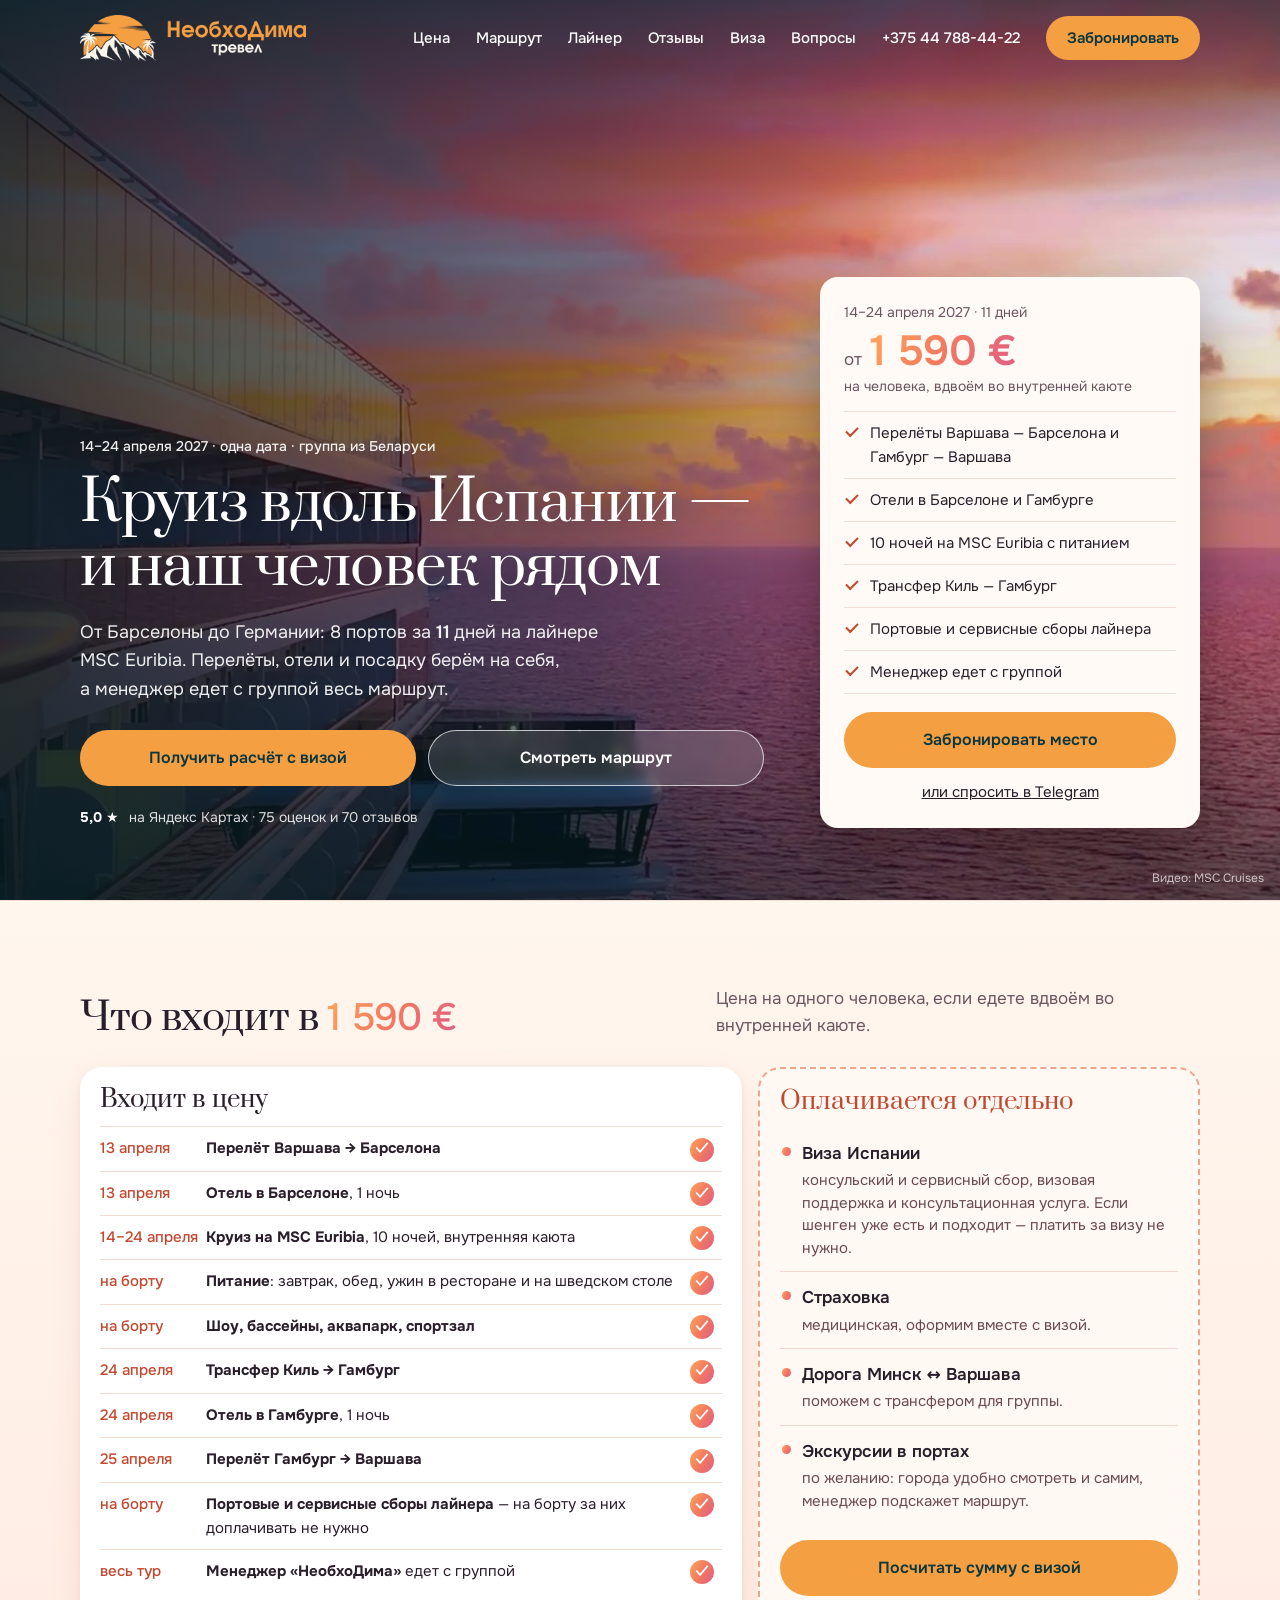
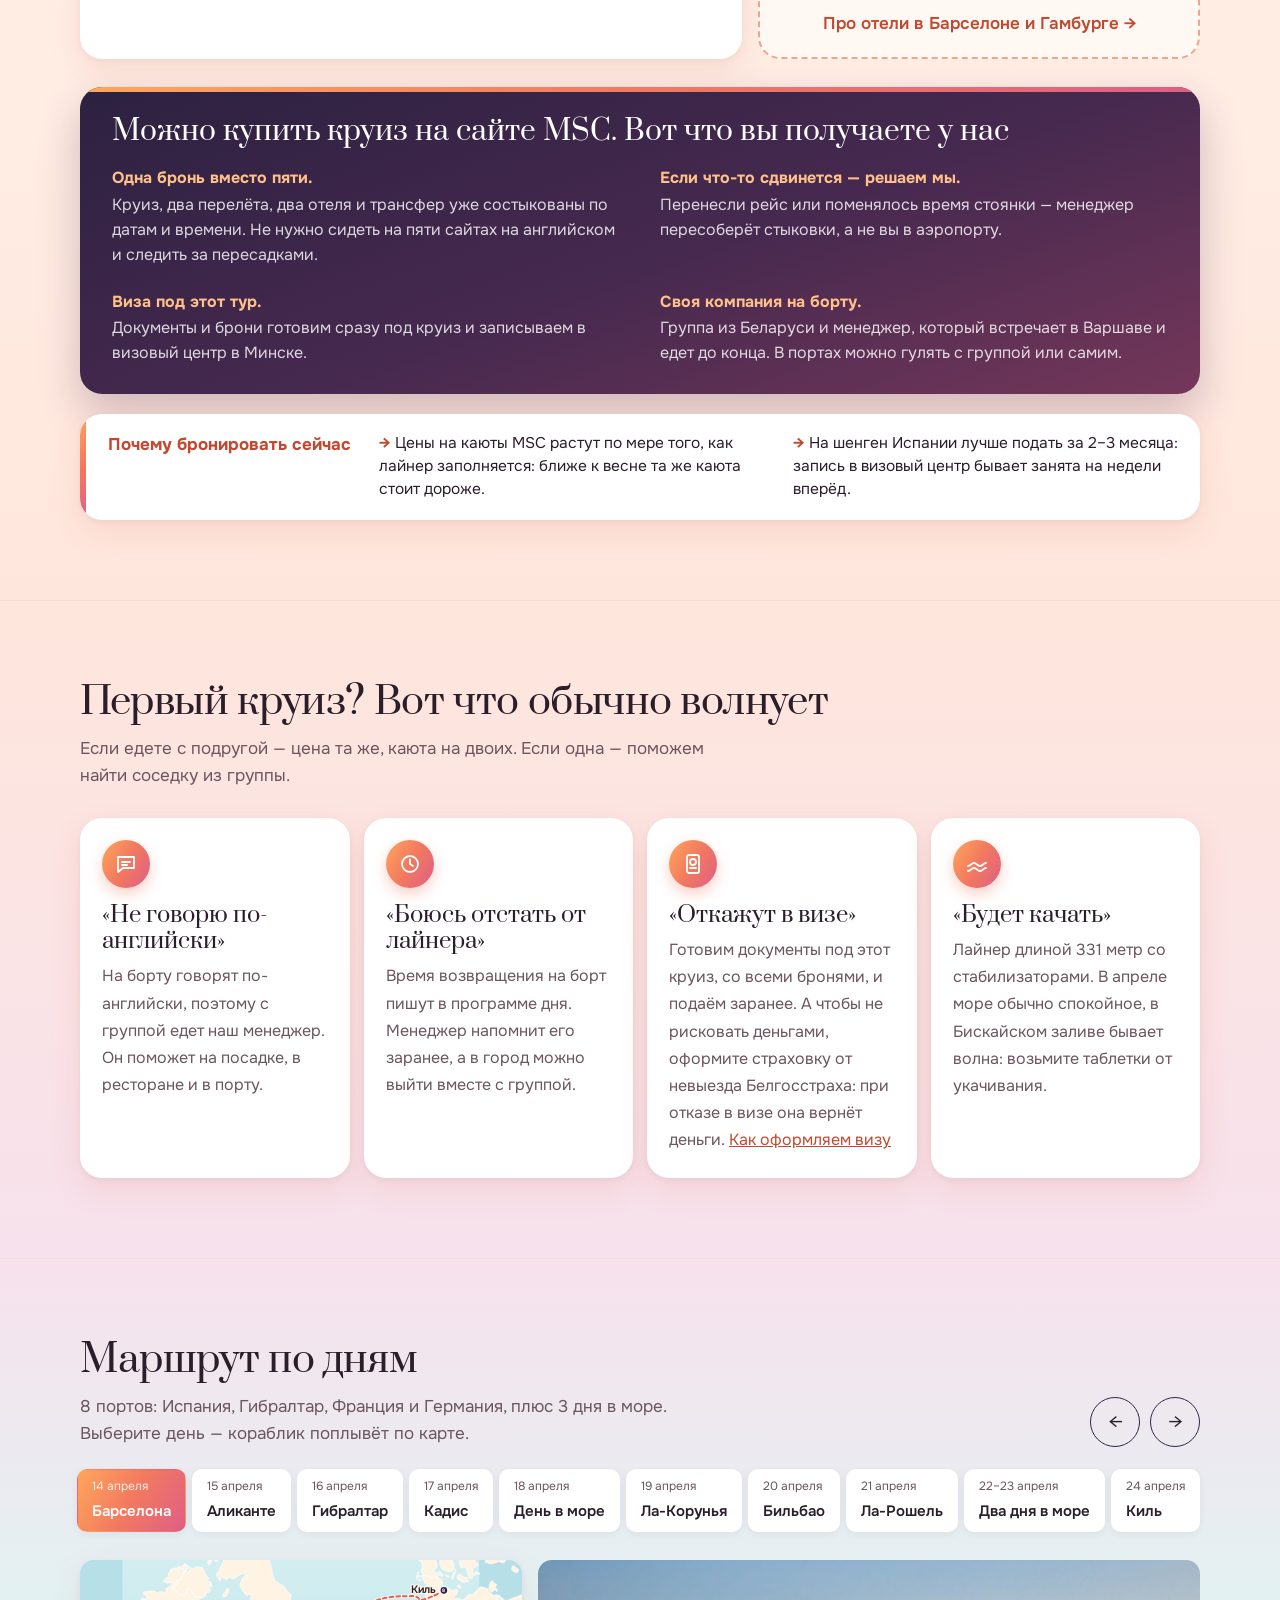
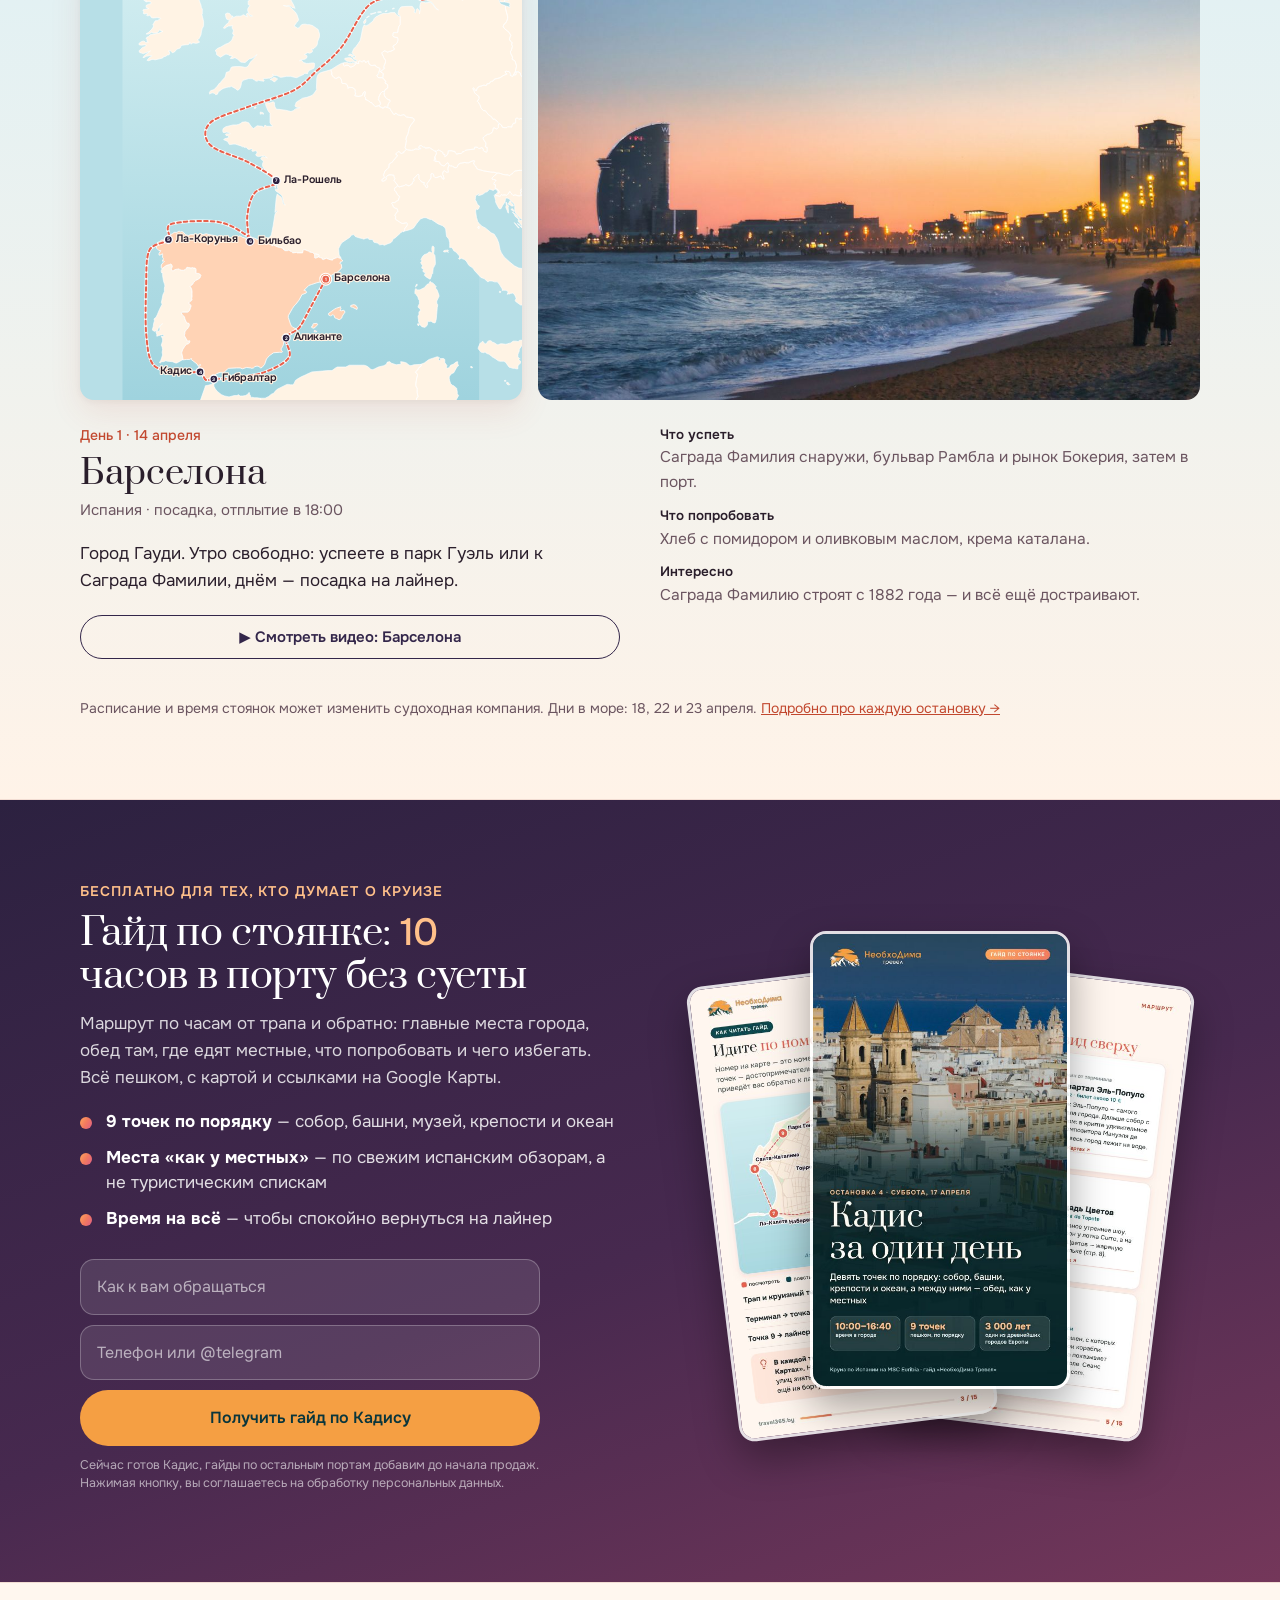
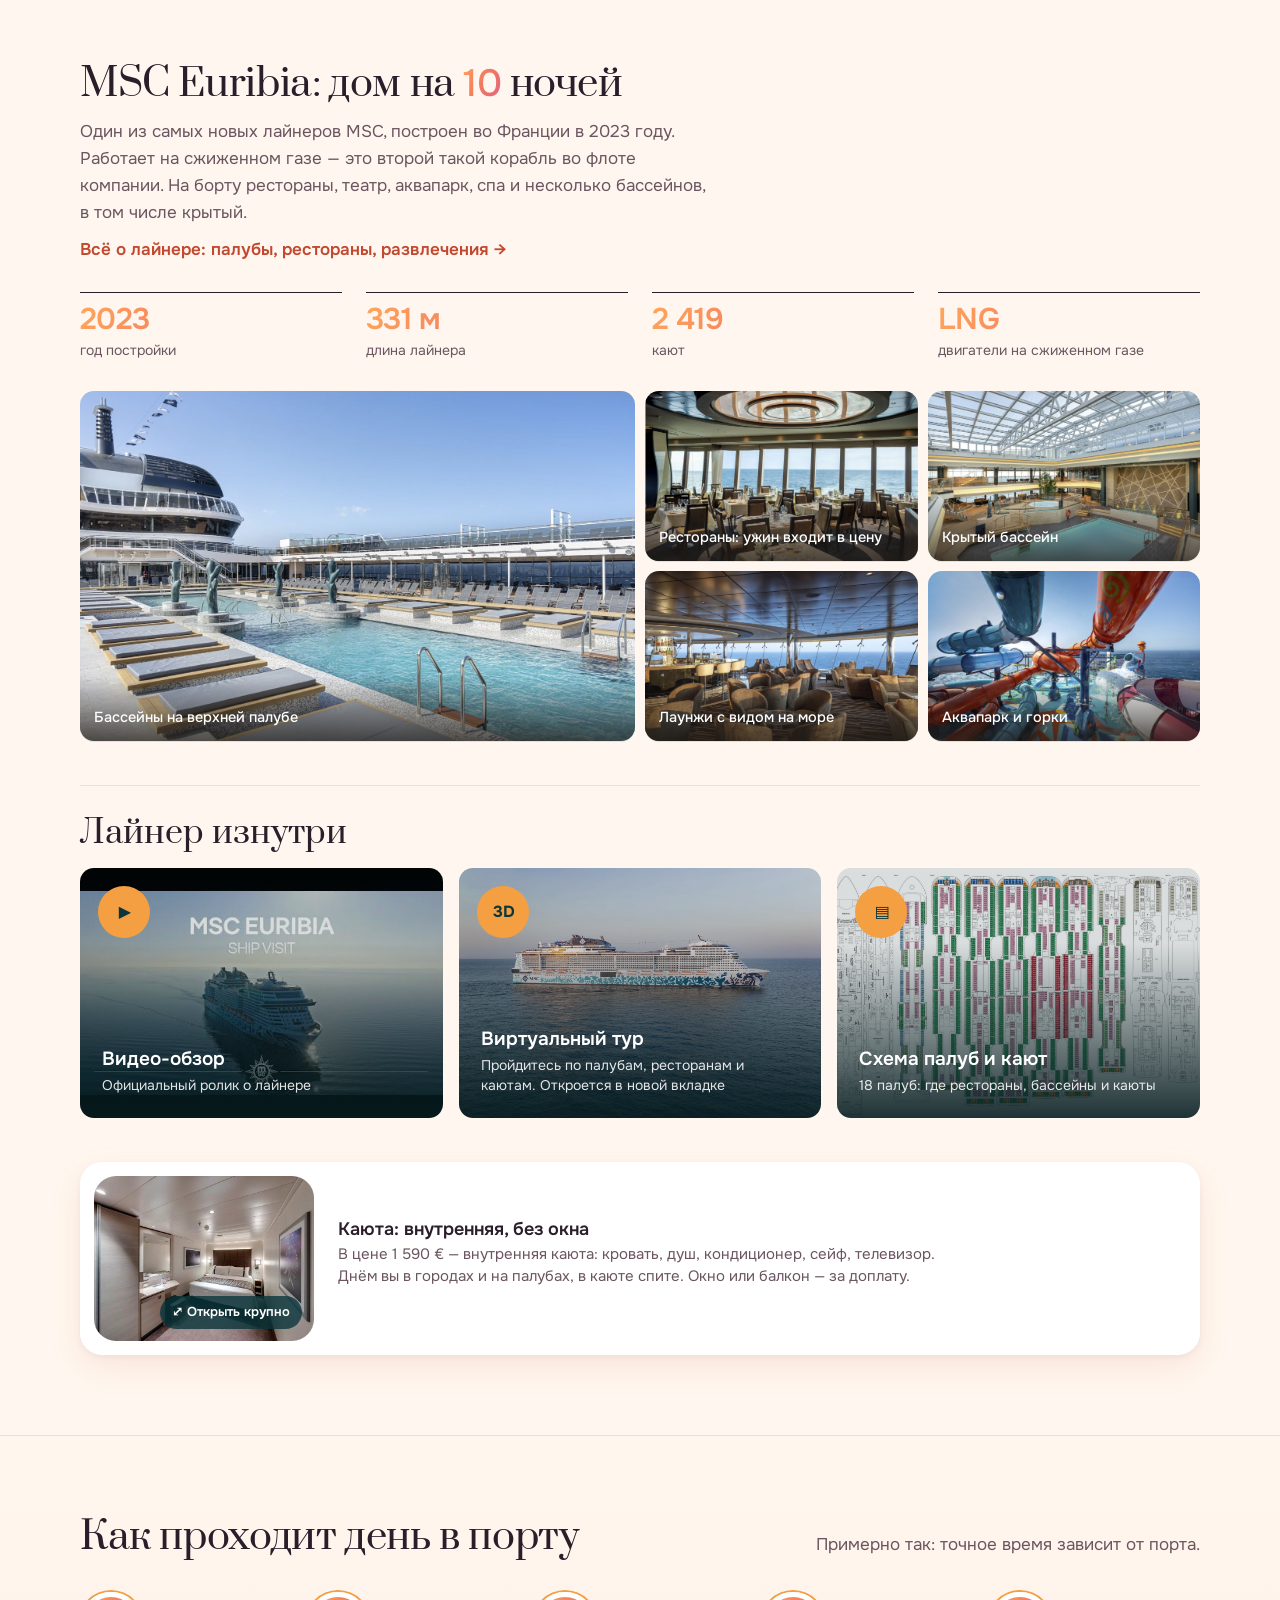
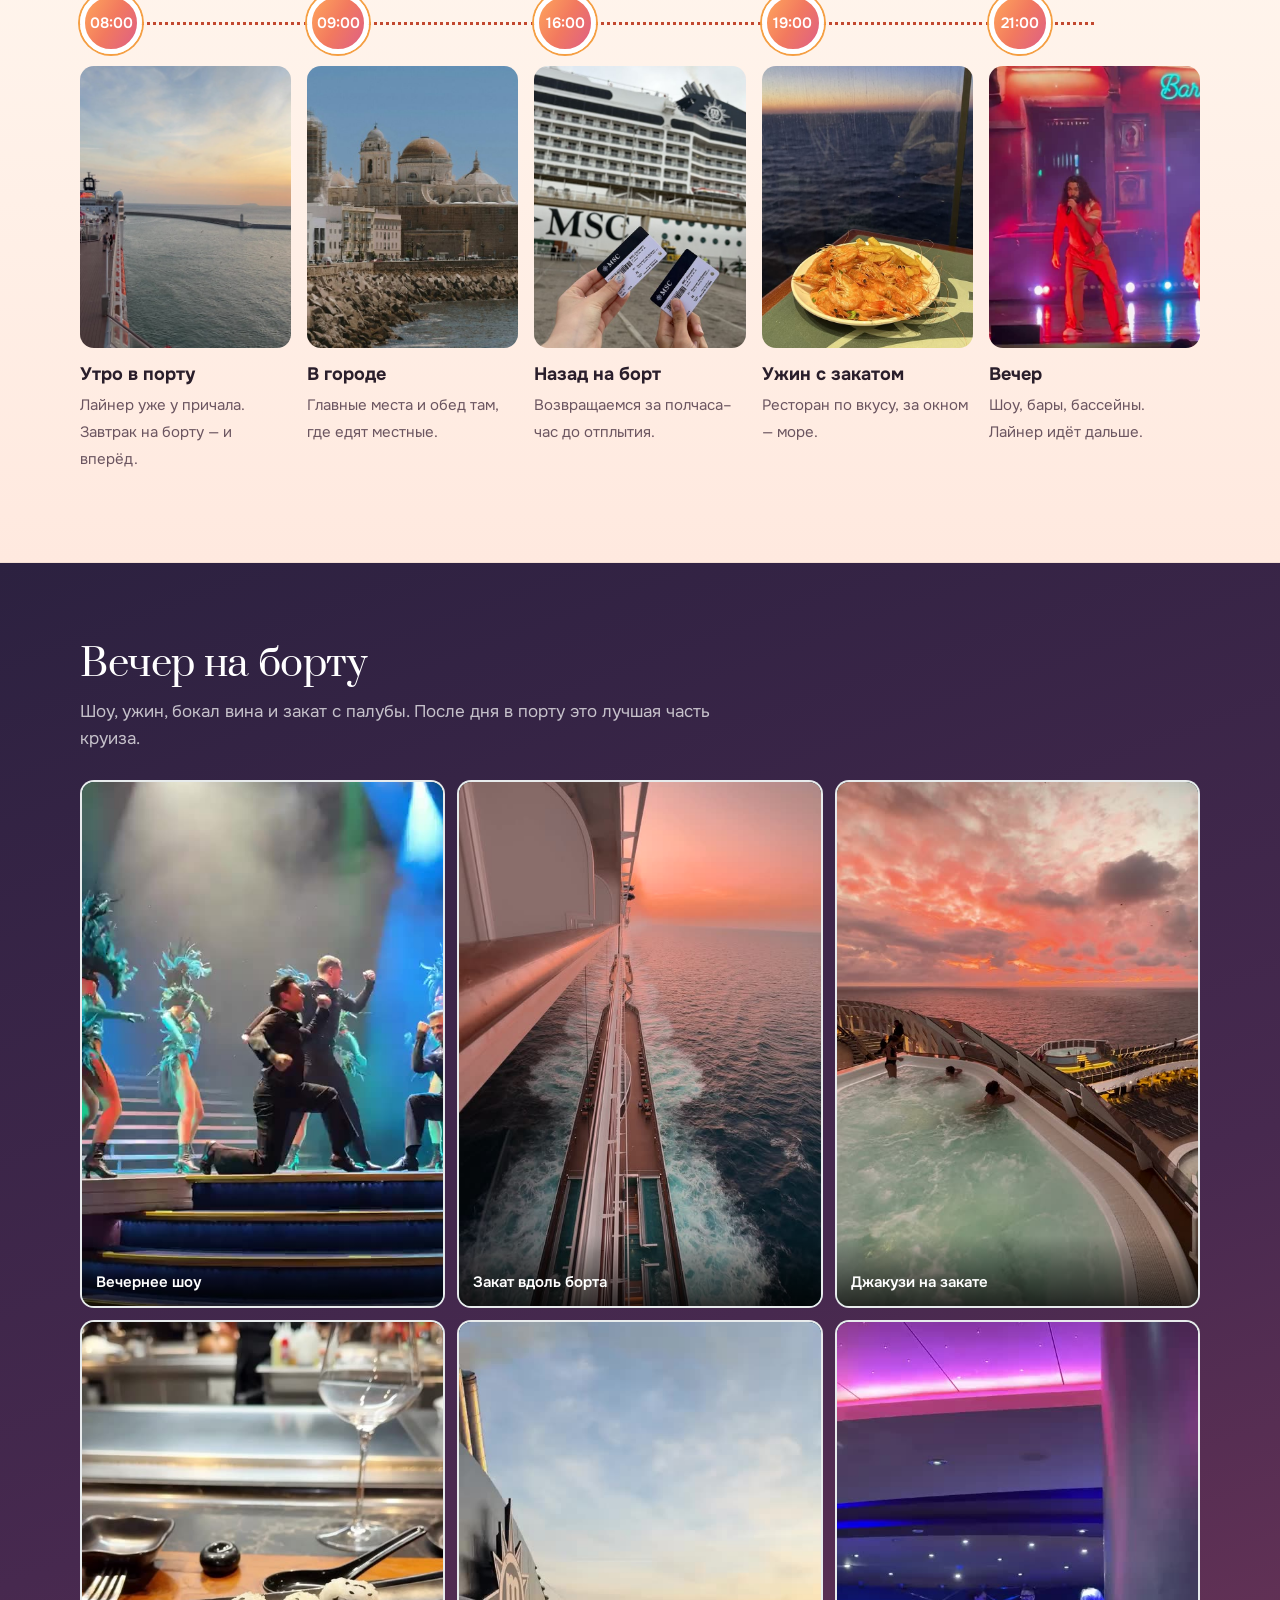
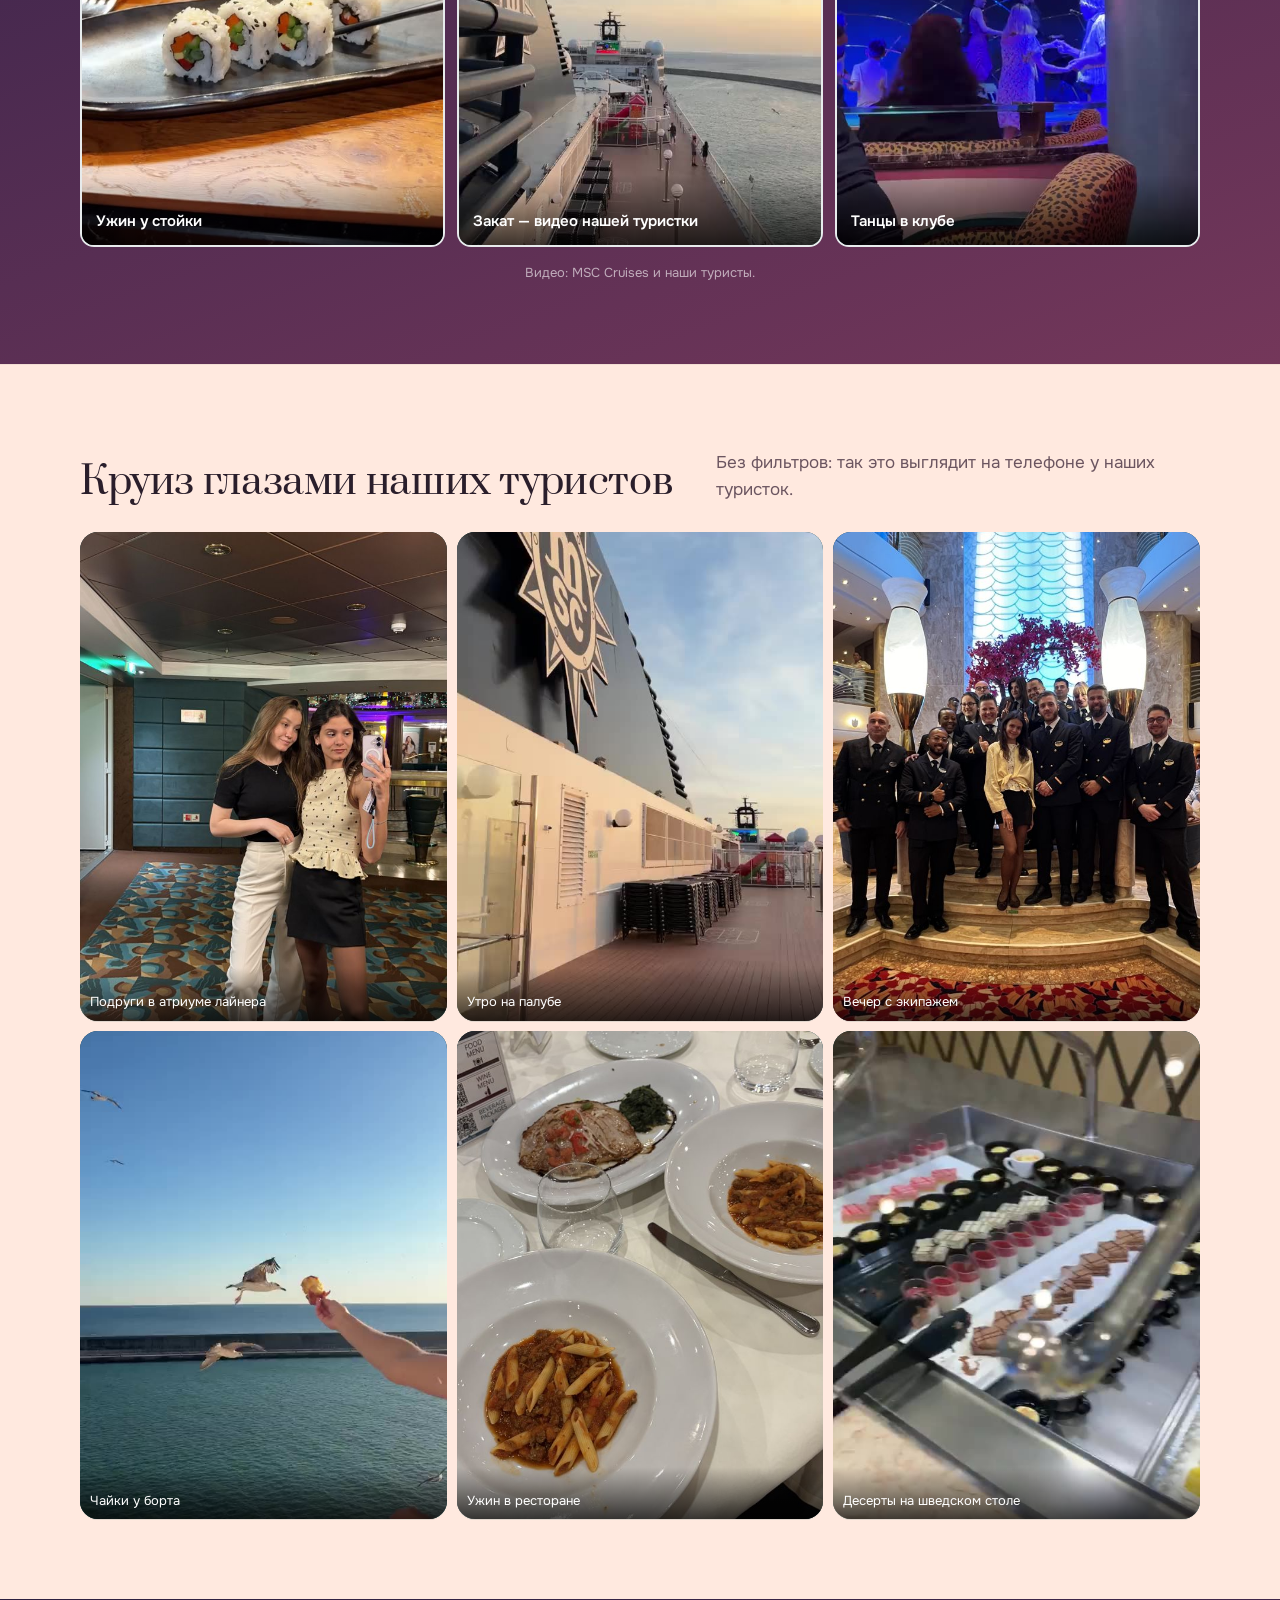
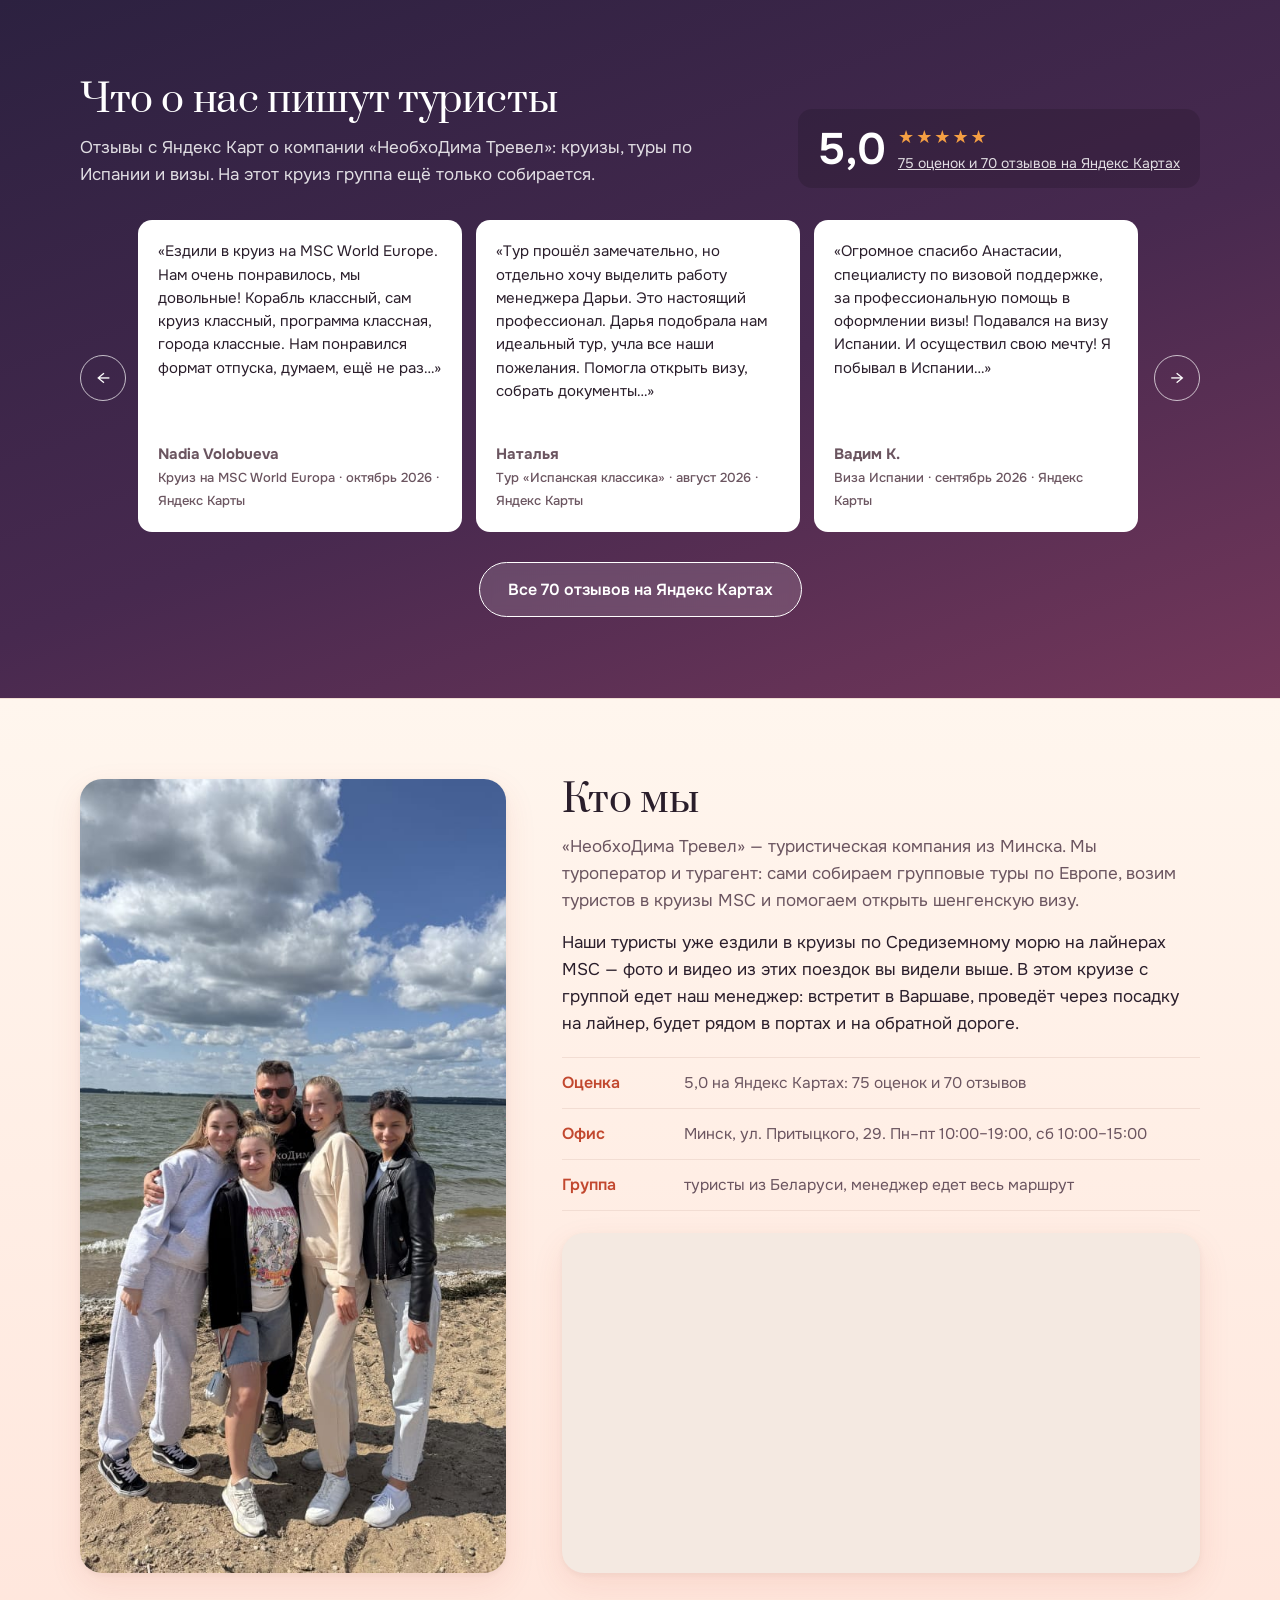
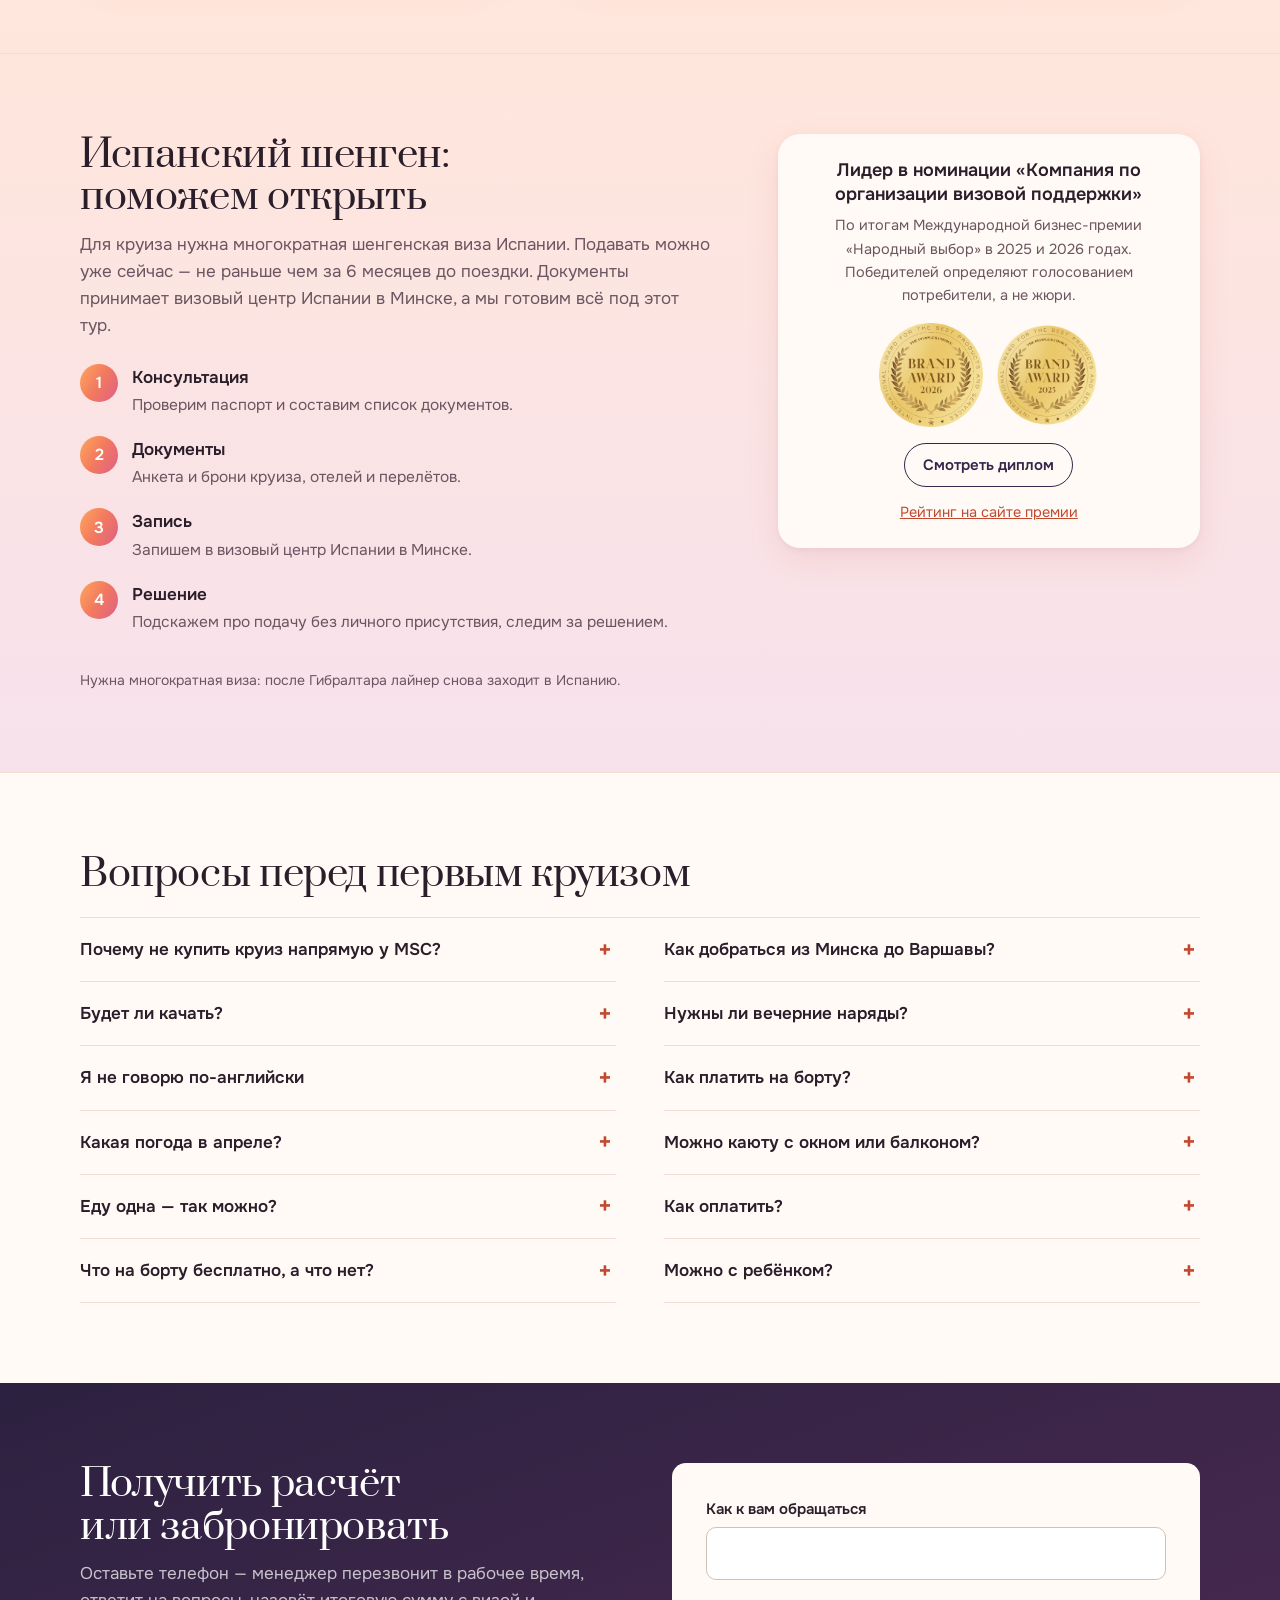
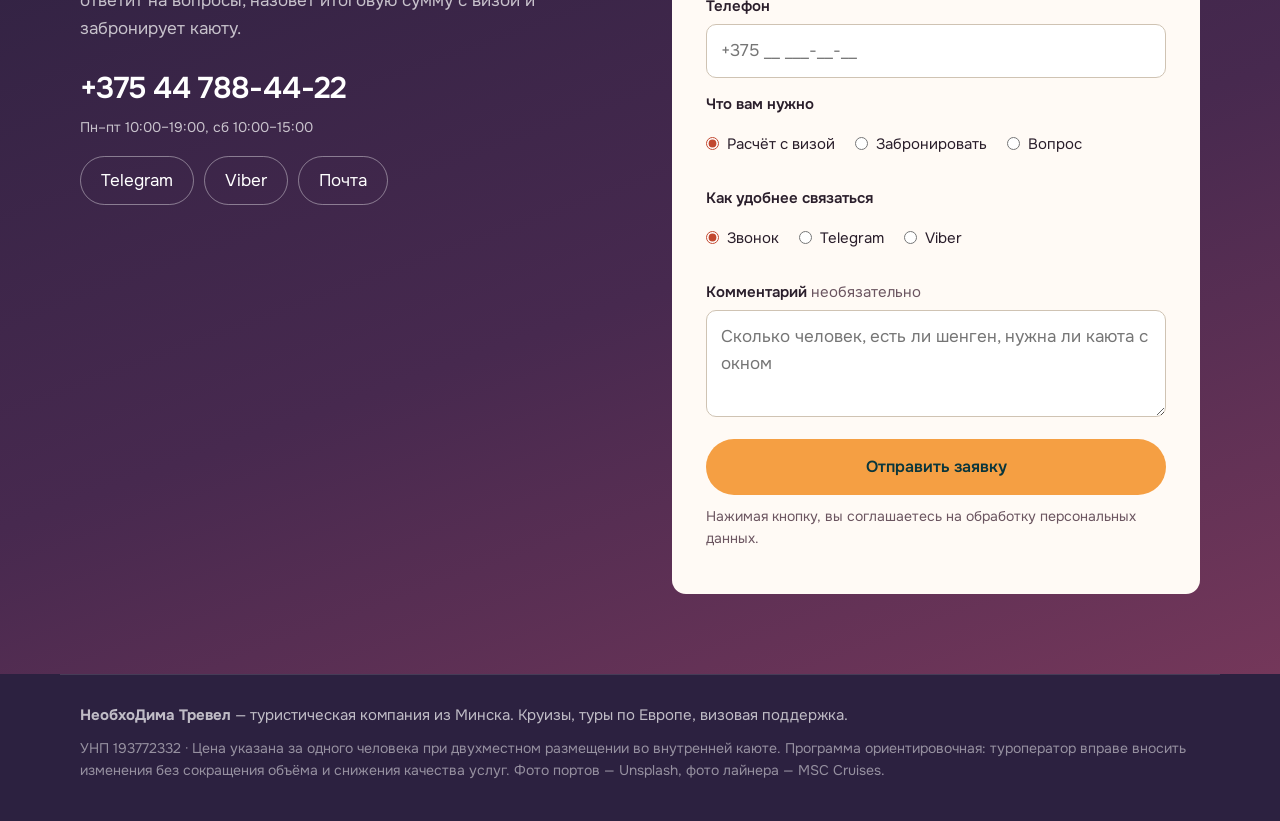
<file: index.html>
<!DOCTYPE html>
<html lang="ru">
<head>
<meta charset="utf-8">
<meta name="robots" content="noindex, nofollow">
<meta name="viewport" content="width=device-width, initial-scale=1, viewport-fit=cover">
<meta name="theme-color" content="#1F1B16">
<title>Круиз из Барселоны в Германию на MSC Euribia, 14–24 апреля 2027 — от 1 590 € | НеобхоДима</title>
<meta name="description" content="Барселона, Аликанте, Гибралтар, Кадис, Ла-Корунья, Бильбао, Ла-Рошель и Киль за 11 дней. Перелёты из Варшавы, отели в Барселоне и Гамбурге, трансфер и круиз — от 1 590 € на человека. С группой едет менеджер.">
<meta property="og:title" content="Круиз из Барселоны: Испания, Франция и Германия за 11 дней">
<meta property="og:description" content="Перелёты, два отеля, трансфер и 10 ночей на MSC Euribia — от 1 590 € на человека. С группой едет наш менеджер.">
<meta property="og:type" content="website">
<meta property="og:url" content="https://verunyabobrik12-sudo.github.io/europe2027/">
<meta property="og:image" content="https://verunyabobrik12-sudo.github.io/europe2027/promo/og-sunset.jpg">
<meta property="og:image:width" content="1200">
<meta property="og:image:height" content="630">
<link rel="icon" type="image/png" href="img/favicon.png">
<link rel="apple-touch-icon" href="img/favicon.png">
<link rel="preconnect" href="https://fonts.googleapis.com">
<link rel="preconnect" href="https://fonts.gstatic.com" crossorigin>
<link href="https://fonts.googleapis.com/css2?family=Prata&family=Onest:wght@400;500;600&display=swap" rel="stylesheet">
<link rel="stylesheet" href="style.css?v=9">
<link rel="stylesheet" href="rich.css?v=6">
<link rel="stylesheet" href="brand.css?v=11">
<link rel="stylesheet" href="sunset.css?v=6">
</head>
<body>
<a class="skip" href="#main">К содержимому</a>

<header class="top" id="top">
  <div class="top-in">
    <a class="logo" href="#main" aria-label="НеобхоДима Тревел"><img class="logo-l" src="img/logo-light.png" alt="" width="640" height="125"><img class="logo-d" src="img/logo.png" alt="НеобхоДима Тревел" width="640" height="125"></a>
    <nav class="nav" aria-label="Разделы">
      <a href="#vklyucheno">Цена</a>
      <a href="#marshrut">Маршрут</a>
      <a href="#layner">Лайнер</a>
      <a href="#otzyvy">Отзывы</a>
      <a href="#viza">Виза</a>
      <a href="#voprosy">Вопросы</a>
    </nav>
    <a class="top-phone" href="tel:+375447884422">+375 44 788-44-22</a>
    <a class="btn btn-sm btn-gold top-cta" href="#zayavka">Забронировать</a>
  </div>
</header>

<main id="main" tabindex="-1">

<!-- ===== 1. Первый экран: видео заката с палубы ===== -->
<section class="vhero" id="hero" aria-labelledby="hero-h">
  <video class="vhero-video" id="heroVideo" poster="promo/hero-sunset-d.jpg" autoplay muted loop playsinline preload="auto" aria-hidden="true"></video>
  <script>(function(){var v=document.getElementById("heroVideo"),m=window.matchMedia("(max-width: 899px) and (orientation: portrait)").matches;v.poster=m?"promo/hero-couple-m.jpg":"promo/hero-sunset-d.jpg";v.src=m?"promo/hero-couple-m.mp4":"promo/hero-sunset-d.mp4";})();</script>
  <div class="vhero-shade" aria-hidden="true"></div>
  <div class="vhero-in">
    <div class="vhero-copy">
      <p class="kicker">14–24 апреля 2027 · одна дата · группа из Беларуси</p>
      <h1 id="hero-h">Круиз вдоль Испании&nbsp;— и&nbsp;наш человек рядом</h1>
      <p class="sub">От Барселоны до Германии: 8 портов за&nbsp;<span class="num">11</span>&nbsp;дней на лайнере MSC Euribia. Перелёты, отели и посадку берём на себя, а&nbsp;менеджер едет с&nbsp;группой весь маршрут.</p>
      <p class="hero-price">от <b>1 590 €</b> на человека · перелёты, 2 отеля и круиз<span class="deadline" hidden></span></p>
      <div class="hero-cta">
        <a class="btn btn-gold" href="#zayavka" data-want="Расчёт с визой">Получить расчёт с визой</a>
        <a class="btn btn-light" href="#marshrut">Смотреть маршрут</a>
      </div>
      <p class="trust"><b>5,0 ★</b> на Яндекс Картах · 75 оценок и 70 отзывов</p>
    </div>
    <aside class="book-card" aria-label="Стоимость">
      <p class="bc-dates">14–24 апреля 2027 · 11 дней</p>
      <p class="bc-price"><span>от</span> <b>1 590 €</b></p>
      <p class="bc-note">на человека, вдвоём во внутренней каюте</p>
      <p class="deadline bc-deadline" hidden></p>
      <ul class="bc-list">
        <li>Перелёты Варшава — Барселона и Гамбург — Варшава</li>
        <li>Отели в Барселоне и Гамбурге</li>
        <li>10 ночей на MSC Euribia с питанием</li>
        <li>Трансфер Киль — Гамбург</li>
        <li>Портовые и сервисные сборы лайнера</li>
        <li>Менеджер едет с группой</li>
      </ul>
      <a class="btn btn-gold btn-block" href="#zayavka">Забронировать место</a>
      <a class="bc-tg" href="https://t.me/+375447884422" target="_blank" rel="noopener">или спросить в Telegram</a>
    </aside>
  </div>
  <p class="vhero-cap">Видео: MSC Cruises</p>
</section>

<section class="sec" id="vklyucheno" aria-labelledby="incl-h">
  <div class="wrap">
    <div class="sec-head row-head">
      <h2 id="incl-h">Что входит в <span class="num">1 590 €</span></h2>
      <p class="lead">Цена на одного человека, если едете вдвоём во внутренней каюте.</p>
    </div>
    <div class="ptable">
      <div class="pcol pin-yes">
        <h3>Входит в цену</h3>
        <table>
          <tr><td>13 апреля</td><td><b>Перелёт Варшава → Барселона</b></td><td class="ok" aria-label="входит"></td></tr>
          <tr><td>13 апреля</td><td><b>Отель в Барселоне</b>, 1 ночь</td><td class="ok" aria-label="входит"></td></tr>
          <tr><td>14–24 апреля</td><td><b>Круиз на MSC Euribia</b>, 10 ночей, внутренняя каюта</td><td class="ok" aria-label="входит"></td></tr>
          <tr><td>на борту</td><td><b>Питание</b>: завтрак, обед, ужин в ресторане и на шведском столе</td><td class="ok" aria-label="входит"></td></tr>
          <tr><td>на борту</td><td><b>Шоу, бассейны, аквапарк, спортзал</b></td><td class="ok" aria-label="входит"></td></tr>
          <tr><td>24 апреля</td><td><b>Трансфер Киль → Гамбург</b></td><td class="ok" aria-label="входит"></td></tr>
          <tr><td>24 апреля</td><td><b>Отель в Гамбурге</b>, 1 ночь</td><td class="ok" aria-label="входит"></td></tr>
          <tr><td>25 апреля</td><td><b>Перелёт Гамбург → Варшава</b></td><td class="ok" aria-label="входит"></td></tr>
          <tr><td>на борту</td><td><b>Портовые и сервисные сборы лайнера</b> — на борту за них доплачивать не нужно</td><td class="ok" aria-label="входит"></td></tr>
          <tr><td>весь тур</td><td><b>Менеджер «НеобхоДима»</b> едет с группой</td><td class="ok" aria-label="входит"></td></tr>
        </table>
      </div>
      <div class="pcol pin-no">
        <h3>Оплачивается отдельно</h3>
        <ul class="extras-list">
          <li><b>Виза Испании</b><span>консульский и сервисный сбор, визовая поддержка и консультационная услуга. Если шенген уже есть и подходит — платить за визу не нужно.</span></li>
          <li><b>Страховка</b><span>медицинская, оформим вместе с визой.</span></li>
          <li><b>Дорога Минск ↔ Варшава</b><span>поможем с трансфером для группы.</span></li>
          <li><b>Экскурсии в портах</b><span>по желанию: города удобно смотреть и самим, менеджер подскажет маршрут.</span></li>
        </ul>
        <a class="btn btn-gold btn-block" href="#zayavka" data-want="Расчёт с визой">Посчитать сумму с визой</a>
        <a class="more" href="otel.html">Про отели в Барселоне и Гамбурге →</a>
      </div>
    </div>
    <div class="why-us">
      <h3>Можно купить круиз на сайте MSC. Вот что вы получаете у нас</h3>
      <ul>
        <li><b>Одна бронь вместо пяти.</b> Круиз, два перелёта, два отеля и трансфер уже состыкованы по датам и времени. Не нужно сидеть на пяти сайтах на английском и следить за пересадками.</li>
        <li><b>Если что-то сдвинется — решаем мы.</b> Перенесли рейс или поменялось время стоянки — менеджер пересоберёт стыковки, а не вы в аэропорту.</li>
        <li><b>Виза под этот тур.</b> Документы и брони готовим сразу под круиз и записываем в визовый центр в Минске.</li>
        <li><b>Своя компания на борту.</b> Группа из Беларуси и менеджер, который встречает в Варшаве и едет до конца. В портах можно гулять с группой или самим.</li>
      </ul>
    </div>
  </div>


<div class="wrap now-strip-wrap"><div class="now-strip">
  <b>Почему бронировать сейчас</b>
  <span>Цены на каюты MSC растут по мере того, как лайнер заполняется: ближе к весне та же каюта стоит дороже.</span>
  <span>На шенген Испании лучше подать за 2–3 месяца: запись в визовый центр бывает занята на недели вперёд.</span>
  <span class="deadline now-deadline" hidden></span>
</div></div>
</section>

<section class="sec" id="strahi" aria-labelledby="fears-h">
  <div class="wrap">
    <div class="sec-head">
      <h2 id="fears-h">Первый круиз? Вот что обычно волнует</h2>
      <p class="lead">Если едете с подругой — цена та же, каюта на двоих. Если одна — поможем найти соседку из группы.</p>
    </div>
    <ul class="fears">
      <li><i class="ic" aria-hidden="true"><svg viewBox="0 0 24 24" width="24" height="24" fill="none" stroke="currentColor" stroke-width="1.8" stroke-linecap="round" stroke-linejoin="round"><path d="M4 5h16v11H9l-5 4z"/><path d="M8 10h8M8 13h5"/></svg></i><b>«Не говорю по-английски»</b><span>На борту говорят по-английски, поэтому с группой едет наш менеджер. Он поможет на посадке, в ресторане и в порту.</span></li>
      <li><i class="ic" aria-hidden="true"><svg viewBox="0 0 24 24" width="24" height="24" fill="none" stroke="currentColor" stroke-width="1.8" stroke-linecap="round" stroke-linejoin="round"><circle cx="12" cy="12" r="8"/><path d="M12 7.5V12l3 2"/></svg></i><b>«Боюсь отстать от лайнера»</b><span>Время возвращения на борт пишут в программе дня. Менеджер напомнит его заранее, а в город можно выйти вместе с группой.</span></li>
      <li><i class="ic" aria-hidden="true"><svg viewBox="0 0 24 24" width="24" height="24" fill="none" stroke="currentColor" stroke-width="1.8" stroke-linecap="round" stroke-linejoin="round"><rect x="6" y="3" width="12" height="18" rx="2"/><circle cx="12" cy="10" r="3"/><path d="M9 16h6"/></svg></i><b>«Откажут в визе»</b><span>Готовим документы под этот круиз, со всеми бронями, и подаём заранее. А чтобы не рисковать деньгами, оформите страховку от невыезда Белгосстраха: при отказе в визе она вернёт деньги. <a href="#viza">Как оформляем визу</a></span></li>
      <li><i class="ic" aria-hidden="true"><svg viewBox="0 0 24 24" width="24" height="24" fill="none" stroke="currentColor" stroke-width="1.8" stroke-linecap="round" stroke-linejoin="round"><path d="M3 14c3 0 3-3 6-3s3 3 6 3 3-3 6-3"/><path d="M3 19c3 0 3-3 6-3s3 3 6 3 3-3 6-3"/></svg></i><b>«Будет качать»</b><span>Лайнер длиной 331 метр со стабилизаторами. В апреле море обычно спокойное, в Бискайском заливе бывает волна: возьмите таблетки от укачивания.</span></li>
    </ul>
  </div>
</section>

<section class="sec sec-sand route" id="marshrut" aria-labelledby="route-h">
  <div class="wrap">
    <div class="route-head">
      <div>
        <h2 id="route-h">Маршрут по дням</h2>
        <p class="lead">8 портов: Испания, Гибралтар, Франция и Германия, плюс 3 дня в море. Выберите день — кораблик поплывёт по карте.</p>
      </div>
      <div class="route-arrows">
        <button class="arrow" id="prevDay" type="button" aria-label="Предыдущий день">←</button>
        <button class="arrow" id="nextDay" type="button" aria-label="Следующий день">→</button>
      </div>
    </div>
    <div class="days" role="tablist" aria-label="Дни круиза" id="days"></div>
    <div class="rt">
      <div class="rt-map"><svg class="map" id="routeMap" viewBox="0 0 800 987" xmlns="http://www.w3.org/2000/svg" role="img" aria-label="Карта маршрута круиза"><defs><linearGradient id="sea" x1="0" y1="0" x2="0" y2="1"><stop offset="0" stop-color="#E8EEEF"/><stop offset="1" stop-color="#DCE5E7"/></linearGradient></defs><rect width="800" height="987" fill="url(#sea)"/><path d="M316,343L316,346L315,346L314,345L311,345L309,346L309,341L314,342L316,343ZM300,330L298,333L295,332L299,329L300,330ZM236,76L230,83L227,82L224,83L225,80L227,74L230,72L233,65L236,64L238,64L239,71L237,74L236,76ZM294,218L292,220L284,222L281,225L275,230L265,229L258,222L254,220L252,219L250,220L246,221L242,221L244,218L247,216L241,214L239,214L237,212L232,211L230,212L226,214L220,218L212,213L211,212L211,208L210,205L208,204L211,200L214,198L221,195L231,189L237,187L243,182L245,180L247,176L248,172L251,168L248,167L247,164L248,162L249,159L248,156L246,153L246,150L247,147L242,148L238,148L234,150L230,153L227,153L227,151L229,149L232,145L236,142L238,140L239,137L241,135L246,130L256,126L258,126L262,126L266,126L269,124L272,123L280,128L278,121L281,119L286,126L288,126L292,126L290,124L288,124L286,123L284,121L281,114L281,110L283,106L286,102L284,101L282,100L282,95L282,92L287,89L288,84L288,79L288,76L284,77L282,78L280,80L278,79L273,74L270,69L264,60L264,54L268,42L274,35L282,32L281,31L269,31L265,32L261,35L259,36L257,37L255,38L253,41L251,42L247,42L246,42L244,41L243,39L242,38L240,39L236,42L233,43L228,42L223,38L222,39L220,42L220,47L216,43L212,38L211,34L211,30L213,28L215,30L218,20L224,8L226,5L227,0L227,-3L226,-6L220,-12L220,-17L221,-22L222,-25L230,-26L228,-28L222,-33L222,-34L223,-39L222,-36L219,-31L218,-30L214,-29L213,-26L210,-25L210,-23L208,-25L208,-30L209,-34L211,-37L217,-44L214,-41L207,-35L204,-31L203,-29L203,-27L204,-19L204,-16L198,6L197,9L196,10L192,10L191,8L191,6L192,3L194,-7L195,-10L197,-13L200,-18L198,-17L196,-18L196,-33L198,-38L199,-45L200,-50L202,-55L204,-60L206,-63L206,-67L209,-71L210,-75L198,-64L195,-62L191,-62L188,-63L185,-66L184,-71L181,-71L179,-72L182,-76L187,-77L192,-81L188,-84L192,-88L197,-96L198,-104L196,-108L195,-110L190,-113L189,-117L190,-119L191,-121L194,-122L197,-124L194,-125L193,-127L192,-130L192,-131L194,-138L194,-141L196,-145L205,-144L206,-146L211,-145L211,-146L204,-155L203,-156L205,-161L205,-163L205,-165L205,-167L208,-168L215,-168L216,-169L216,-171L214,-174L214,-176L214,-179L214,-183L214,-185L216,-188L217,-189L219,-189L223,-188L224,-187L226,-184L232,-188L234,-188L236,-184L244,-187L255,-189L261,-190L268,-191L275,-193L282,-192L281,-189L280,-185L280,-180L280,-178L279,-176L276,-172L270,-167L258,-155L250,-150L249,-147L249,-143L253,-142L255,-141L254,-139L247,-132L246,-126L250,-126L254,-127L262,-131L270,-134L274,-134L281,-132L285,-133L288,-133L308,-132L314,-133L318,-132L321,-128L324,-120L322,-116L319,-112L316,-106L315,-103L315,-99L314,-96L308,-82L302,-74L300,-68L297,-63L294,-60L291,-59L282,-56L279,-55L276,-53L273,-51L277,-52L280,-53L287,-54L295,-49L294,-45L291,-42L284,-41L277,-34L274,-32L271,-31L267,-32L260,-33L257,-35L260,-32L263,-31L282,-27L289,-31L297,-31L312,-24L316,-18L322,-10L326,-7L328,-4L330,0L333,14L336,28L340,42L342,46L345,49L358,56L361,58L366,64L371,71L376,76L380,80L378,82L376,85L378,90L380,94L384,101L387,109L386,108L385,107L383,107L381,107L378,104L374,102L368,103L364,102L361,102L367,104L374,104L388,117L392,124L395,134L393,138L390,141L388,144L385,148L393,153L394,153L396,152L398,150L401,146L402,145L407,144L411,144L415,145L419,145L426,147L429,149L439,156L440,160L442,166L442,172L440,177L438,182L437,189L436,191L435,193L430,198L427,200L426,199L424,200L426,203L426,206L423,208L420,209L415,208L408,212L413,214L414,216L413,220L410,222L407,223L403,223L400,224L397,226L401,225L403,226L405,229L406,230L413,232L417,232L425,231L429,231L431,232L431,234L430,241L429,243L418,248L416,252L415,255L409,254L406,257L401,259L397,261L393,263L390,264L377,261L368,261L357,263L354,263L350,261L346,259L341,259L336,256L339,260L333,264L330,265L327,265L321,266L316,266L316,268L318,271L317,272L305,270L304,270L302,272L298,271L295,268L291,266L287,266L283,266L270,270L267,275L266,281L264,287L261,291L257,292L253,288L247,285L244,283L243,284L240,285L237,285L233,286L226,288L223,290L216,295L215,296L213,301L209,302L206,299L202,298L198,299L196,301L195,299L195,297L198,293L205,291L212,284L215,280L216,278L218,276L220,276L221,273L230,263L231,260L232,256L233,252L240,250L244,241L245,240L255,239L263,239L271,240L275,241L279,240L282,238L287,229L290,226L294,222L297,218L302,212L299,214L294,218ZM244,125L245,126L248,126L247,128L243,131L241,133L238,135L236,133L234,133L232,128L231,121L235,119L240,120L244,125ZM163,-65L161,-64L164,-69L166,-70L166,-67L163,-65ZM213,3L209,3L208,2L206,1L204,-7L204,-10L205,-11L206,-12L208,-13L210,-11L211,-10L213,-4L214,0L213,3ZM191,-50L178,-47L173,-47L172,-49L173,-50L177,-51L179,-59L173,-63L173,-66L177,-68L179,-69L182,-66L185,-62L189,-61L191,-59L191,-50ZM179,-26L180,-18L181,-13L181,-12L180,-9L175,-6L173,-6L174,-10L173,-14L174,-16L172,-16L168,-12L167,-12L168,-16L168,-18L168,-20L170,-21L171,-22L173,-21L176,-24L179,-26ZM184,-19L182,-18L181,-21L181,-23L182,-25L186,-28L184,-29L185,-32L190,-36L191,-37L190,-30L184,-19ZM177,-175L172,-164L171,-164L169,-161L165,-158L169,-158L170,-157L170,-155L169,-153L164,-148L161,-146L157,-141L155,-141L153,-138L151,-136L150,-137L147,-140L151,-144L152,-145L155,-147L150,-150L148,-152L150,-155L149,-157L147,-158L147,-161L147,-164L149,-165L149,-166L152,-166L154,-164L156,-164L159,-164L157,-170L159,-172L165,-176L173,-183L175,-184L177,-180L177,-175ZM174,-88L173,-87L170,-88L169,-91L173,-93L174,-92L175,-91L174,-88ZM179,-121L178,-118L178,-115L179,-112L179,-109L180,-108L181,-107L187,-106L193,-107L194,-106L194,-104L193,-102L190,-99L186,-94L185,-93L183,-93L182,-102L178,-101L174,-101L173,-102L171,-104L169,-110L161,-112L159,-115L158,-117L160,-120L162,-120L163,-120L164,-121L163,-124L171,-127L171,-131L173,-132L175,-130L178,-126L179,-121ZM143,-132L147,-129L144,-123L139,-123L133,-127L133,-129L134,-130L137,-130L139,-131L141,-131L143,-132ZM142,-97L140,-97L138,-97L137,-98L136,-102L136,-104L136,-108L136,-113L140,-114L142,-98ZM136,-88L133,-87L132,-88L133,-90L135,-91L136,-90L136,-88ZM176,82L173,81L171,82L170,83L165,83L162,83L161,82L162,77L161,76L158,76L157,74L155,71L154,70L154,68L152,65L150,64L148,63L146,66L143,70L144,71L145,73L144,74L140,78L139,79L138,80L136,79L132,79L130,78L127,76L122,74L120,70L119,70L113,63L112,61L113,60L115,57L124,54L125,53L123,50L120,49L120,48L121,46L124,46L125,46L127,45L130,44L132,43L133,39L135,36L135,35L137,29L137,28L143,24L144,26L147,26L149,25L152,19L154,18L156,19L160,18L168,15L171,15L176,17L179,17L182,21L184,28L188,34L193,40L193,43L191,45L187,48L187,50L190,49L192,48L197,49L199,51L200,55L201,58L200,62L199,60L198,57L196,56L194,55L195,59L195,65L198,66L196,71L193,73L189,73L188,75L187,78L185,82L183,84L179,83L176,82ZM348,267L345,269L344,271L343,272L342,273L340,273L333,268L331,269L333,267L337,265L340,263L345,265L348,267ZM767,1060L766,1069L765,1071L765,1076L765,1081L768,1086L768,1088L767,1090L762,1093L756,1097L750,1100L744,1104L742,1106L739,1108L737,1110L737,1111L735,1114L732,1117L727,1118L726,1119L723,1123L722,1125L720,1128L722,1136L725,1145L725,1148L725,1151L724,1154L721,1159L719,1162L714,1168L713,1170L710,1171L705,1174L701,1176L699,1167L697,1159L695,1152L693,1141L691,1131L689,1122L687,1113L685,1104L684,1103L678,1098L673,1094L667,1090L661,1085L660,1079L657,1070L654,1065L653,1064L646,1060L642,1058L641,1057L640,1053L638,1045L634,1039L633,1034L633,1028L634,1024L635,1022L642,1017L645,1011L648,1008L652,1007L654,1004L656,1001L658,998L658,994L659,988L660,983L663,979L662,975L661,970L661,963L661,960L659,958L658,954L658,951L659,944L660,938L662,931L661,929L660,927L657,925L658,923L662,920L665,914L667,913L670,911L670,909L669,907L677,904L685,898L688,896L706,890L709,891L711,892L710,894L709,896L711,899L713,897L713,896L713,894L716,894L720,894L723,896L723,903L728,910L726,914L730,916L734,913L736,909L742,907L748,902L752,901L752,906L754,910L752,911L749,915L743,926L738,928L734,933L733,935L733,939L734,944L736,950L740,954L743,955L750,961L750,964L751,968L751,973L754,977L749,986L746,992L740,1000L734,1005L723,1013L721,1016L719,1019L718,1022L718,1025L722,1033L727,1038L732,1041L740,1040L740,1043L741,1047L744,1047L747,1046L749,1042L753,1045L755,1052L759,1055L758,1056L757,1057L758,1058L761,1059L763,1058L767,1060ZM759,997L754,1000L755,997L758,994L759,997ZM749,1038L746,1040L743,1039L741,1038L741,1033L742,1032L747,1032L751,1034L751,1036L750,1038L749,1038ZM701,429L702,429L704,432L704,435L701,441L700,446L699,450L700,451L703,452L708,452L712,454L712,456L713,458L716,460L721,462L723,461L728,455L731,456L732,459L732,461L730,467L730,471L731,473L731,475L731,476L729,476L726,476L723,473L721,473L720,474L719,476L718,480L718,481L719,482L720,485L721,489L722,491L719,492L718,491L716,487L715,485L713,485L710,486L705,488L703,488L701,488L699,486L698,482L698,480L694,479L692,480L692,484L692,489L690,492L686,498L684,500L683,502L683,504L684,506L685,509L684,510L682,511L680,509L680,507L676,503L678,500L671,498L669,495L665,491L665,489L665,483L664,481L662,481L660,483L658,486L653,490L654,494L650,500L650,502L645,505L643,507L636,504L635,504L632,506L628,507L621,509L618,507L617,506L617,505L615,502L613,500L612,498L610,496L609,495L611,490L610,488L609,485L609,483L603,482L598,482L594,484L591,487L592,491L590,494L586,496L584,496L582,496L582,492L584,491L587,489L587,486L587,485L585,482L586,481L587,478L588,476L589,473L593,470L597,466L598,462L598,458L599,457L604,454L606,453L606,452L611,446L615,441L616,440L617,439L616,437L614,437L613,435L616,432L618,430L621,430L622,431L623,433L626,434L628,433L631,432L632,429L633,428L637,425L640,426L648,427L653,426L657,424L661,424L664,425L665,425L669,424L669,422L665,422L664,422L665,418L667,417L669,416L671,417L674,420L676,420L678,420L679,422L688,421L689,421L695,425L701,429ZM763,-218L766,-210L768,-209L772,-211L774,-217L775,-226L777,-235L775,-244L773,-252L773,-254L778,-261L779,-267L781,-272L783,-274L786,-275L789,-276L793,-279L797,-284L800,-289L800,-298L800,-302L802,-305L803,-312L802,-318L798,-328L794,-342L793,-349L795,-351L799,-352L806,-352L808,-357L809,-361L811,-365L812,-369L813,-374L809,-380L803,-387L800,-389L793,-395L788,-399L791,-418L793,-431L793,-434L793,-439L787,-462L787,-466L788,-471L787,-479L787,-486L788,-488L791,-491L788,-497L783,-513L790,-528L789,-536L793,-541L801,-554L805,-562L806,-563L810,-566L816,-570L823,-572L827,-572L839,-569L849,-567L850,-569L852,-573L855,-579L855,-586L854,-596L853,-602L846,-606L838,-611L847,-628L854,-639L862,-657L864,-664L866,-667L868,-695L870,-703L871,-707L871,-711L870,-718L868,-734L881,-736L885,-738L888,-740L896,-745L900,-749L898,-764L902,-770L913,-788L925,-805L930,-812L931,-816L931,-821L929,-829L926,-834L921,-844L923,-851L927,-852L932,-855L936,-861L943,-885L956,-897L961,-904L969,-899L980,-892L986,-902L988,-906L989,-913L989,-923L988,-937L989,-942L994,-945L996,-945L1009,-940L1012,-940L1018,-939L1025,-936L1040,-930L1046,-927L1049,-926L1052,-930L1058,-938L1049,-943L1055,-949L1058,-955L1061,-963L1062,-972L1061,-976L1059,-979L1054,-988L1066,-989L1071,-989L1080,-984L1080,-980L1081,-977L1090,-970L1092,-966L1097,-960L1099,-957L1104,-953L1108,-950L1112,-946L1117,-941L1123,-938L1129,-936L1143,-930L1145,-928L1149,-923L1153,-918L1156,-907L1161,-906L1162,-902L1166,-896L1171,-890L1171,-889L1167,-884L1166,-877L1167,-868L1168,-860L1168,-858L1167,-856L1166,-852L1165,-849L1165,-847L1168,-846L1172,-845L1174,-844L1176,-836L1175,-834L1172,-830L1171,-828L1171,-823L1171,-819L1172,-813L1175,-808L1179,-802L1181,-797L1182,-794L1183,-791L1181,-788L1180,-783L1180,-776L1179,-772L1176,-766L1173,-764L1173,-760L1172,-755L1173,-749L1173,-745L1174,-742L1175,-740L1180,-736L1183,-729L1185,-723L1188,-708L1180,-706L1173,-710L1170,-708L1164,-708L1157,-706L1155,-704L1153,-702L1147,-706L1142,-713L1137,-708L1135,-707L1132,-712L1130,-713L1129,-711L1128,-707L1126,-704L1126,-702L1126,-693L1125,-691L1120,-692L1120,-690L1121,-689L1122,-688L1120,-686L1114,-686L1114,-684L1115,-681L1114,-678L1113,-677L1106,-676L1102,-676L1101,-674L1101,-672L1102,-670L1103,-668L1104,-667L1104,-664L1102,-664L1098,-669L1098,-666L1100,-663L1102,-660L1103,-656L1102,-653L1098,-644L1093,-639L1090,-634L1088,-628L1090,-626L1093,-622L1094,-614L1096,-608L1101,-602L1100,-598L1099,-595L1092,-589L1084,-580L1075,-556L1073,-553L1065,-549L1062,-545L1057,-540L1047,-537L1043,-531L1041,-526L1038,-525L1036,-527L1033,-529L1033,-525L1033,-523L1028,-527L1026,-523L1025,-517L1018,-509L1010,-510L1010,-509L1012,-508L1011,-506L1009,-506L1006,-504L1004,-504L1003,-501L1001,-496L997,-494L995,-494L994,-491L1000,-490L1000,-488L1000,-486L999,-484L992,-480L990,-478L989,-476L986,-476L986,-478L986,-479L982,-479L980,-483L979,-482L980,-479L981,-476L982,-471L981,-468L980,-466L981,-465L984,-464L985,-462L982,-461L978,-455L974,-455L972,-451L969,-451L967,-454L964,-456L963,-452L962,-450L964,-443L968,-438L971,-436L969,-434L967,-431L965,-421L964,-417L962,-410L963,-404L964,-401L966,-397L961,-397L956,-400L957,-395L954,-389L955,-384L955,-381L955,-376L956,-374L957,-371L955,-368L956,-366L956,-359L957,-348L957,-346L959,-336L959,-333L958,-329L962,-325L965,-325L968,-325L970,-324L971,-321L972,-318L975,-318L979,-321L982,-321L984,-316L989,-309L992,-306L997,-304L1002,-298L1001,-292L1003,-289L1010,-287L1012,-283L1013,-280L1014,-278L1016,-270L1016,-265L1013,-264L1007,-259L1005,-255L1003,-253L997,-248L995,-247L992,-244L991,-243L989,-244L982,-239L983,-237L988,-236L990,-237L992,-240L995,-240L996,-240L999,-242L1000,-242L1002,-242L1004,-237L1000,-235L997,-235L996,-228L994,-224L993,-223L987,-220L982,-216L978,-213L976,-214L972,-210L965,-207L962,-202L953,-197L949,-194L938,-193L927,-194L924,-192L927,-192L930,-190L933,-191L940,-190L943,-189L948,-183L944,-181L938,-180L941,-171L942,-166L940,-162L940,-147L937,-147L935,-140L936,-137L936,-130L937,-125L938,-121L938,-116L932,-106L933,-102L934,-99L934,-94L932,-86L930,-78L928,-72L924,-65L922,-60L917,-43L914,-40L911,-37L907,-39L904,-41L900,-40L894,-39L885,-40L876,-39L874,-38L875,-32L872,-31L869,-33L866,-30L863,-28L859,-23L857,-20L857,-14L859,-8L861,-2L856,6L853,6L844,4L827,9L813,5L815,1L815,-2L815,-7L816,-11L816,-15L815,-18L811,-23L803,-38L801,-44L799,-47L807,-44L808,-44L810,-45L808,-50L806,-53L805,-56L809,-57L812,-57L814,-61L813,-67L810,-69L807,-69L802,-79L797,-84L788,-104L785,-118L782,-116L781,-122L780,-128L779,-132L774,-134L774,-137L773,-150L768,-152L765,-160L764,-174L761,-176L758,-175L758,-179L759,-182L757,-195L757,-207L756,-211L755,-215L756,-219L756,-221L760,-222L763,-218ZM934,479L931,478L927,477L925,478L925,480L925,484L924,485L920,484L919,485L917,488L914,490L912,490L910,492L907,493L905,493L904,495L903,496L903,498L906,500L906,504L906,507L905,509L904,511L898,512L893,516L895,519L893,521L893,523L893,525L894,526L895,528L891,529L887,529L882,527L880,527L878,528L876,528L874,526L872,523L870,521L870,520L868,520L867,522L864,526L862,528L859,527L855,527L853,528L850,526L849,528L848,529L846,530L837,528L836,526L838,525L841,522L842,523L845,522L846,521L844,518L841,514L839,513L836,512L836,511L837,505L834,504L833,502L835,498L837,496L838,495L835,493L833,492L831,493L829,490L830,488L833,485L835,483L838,481L839,480L840,478L841,478L844,478L848,479L851,480L853,481L859,482L864,482L866,483L868,484L869,483L870,482L873,480L875,479L877,476L878,475L880,474L882,473L883,473L890,472L898,472L902,471L904,469L909,468L915,470L916,469L916,464L918,462L920,461L926,461L927,463L927,465L928,468L929,469L930,470L929,472L931,474L934,478ZM800,602L798,602L797,600L798,598L800,598L800,599L800,602ZM91,691L94,688L97,686L99,685L106,683L108,682L110,682L111,685L112,686L110,692L109,693L111,696L112,697L114,697L117,695L119,694L127,693L128,694L130,695L133,696L137,696L141,694L143,693L143,692L144,690L147,690L149,690L154,691L156,690L157,690L160,691L163,691L164,692L165,694L165,698L165,702L165,703L167,703L170,703L173,704L175,706L176,708L176,709L175,710L174,713L170,716L164,719L160,723L157,728L154,730L153,731L152,732L155,738L156,743L156,748L156,750L156,756L155,757L156,760L156,762L155,764L152,766L150,768L149,769L153,774L154,776L153,779L151,785L149,789L146,790L135,790L132,791L135,797L138,799L140,805L144,814L149,815L150,817L150,820L148,824L146,827L143,830L141,832L140,835L140,838L139,841L139,843L146,855L151,854L151,857L149,860L148,861L144,862L140,866L137,871L135,874L133,880L133,882L134,886L136,897L134,897L122,904L119,904L112,901L101,900L97,899L92,901L88,901L85,904L83,903L86,898L90,886L89,880L90,874L89,868L87,864L90,855L90,850L87,844L94,844L92,842L90,840L88,841L86,841L80,843L77,844L77,840L75,834L77,833L80,833L83,831L84,828L83,824L85,820L90,816L88,817L85,819L80,827L79,831L75,832L71,833L70,832L68,831L67,828L68,826L69,822L70,815L72,809L71,808L71,805L73,803L75,802L78,796L83,784L89,772L88,770L87,769L88,765L91,750L92,748L94,744L94,736L95,732L95,729L94,726L92,720L90,708L90,704L91,702L88,702L87,699L87,696L91,691ZM1170,223L1172,227L1173,230L1172,232L1172,234L1174,237L1179,244L1181,251L1183,254L1187,258L1187,259L1185,260L1183,261L1183,262L1184,264L1185,266L1186,271L1186,276L1185,277L1183,280L1182,282L1174,284L1172,286L1167,291L1164,294L1159,300L1151,309L1148,312L1146,316L1140,324L1138,327L1139,330L1141,337L1141,340L1141,342L1140,345L1142,348L1145,351L1145,353L1144,354L1140,353L1136,351L1135,351L1132,351L1123,347L1117,344L1117,342L1116,340L1113,337L1107,335L1105,334L1095,333L1091,333L1088,333L1086,333L1083,337L1082,339L1079,339L1077,338L1074,336L1070,335L1068,335L1066,335L1064,335L1062,335L1060,336L1058,338L1055,339L1054,341L1052,346L1047,344L1046,344L1043,345L1042,344L1042,343L1043,341L1043,338L1042,336L1041,335L1039,334L1038,334L1036,332L1034,329L1033,325L1031,324L1030,326L1027,328L1025,329L1022,334L1016,334L1015,332L1015,329L1011,329L1011,327L1010,323L1003,316L1002,313L1002,310L1001,308L995,307L994,308L992,307L990,305L987,304L985,302L984,302L983,303L979,305L978,304L976,303L975,300L973,298L971,297L970,296L974,293L974,291L974,288L972,289L968,290L965,290L964,290L955,284L949,282L946,281L947,286L950,290L947,293L945,294L943,295L941,297L939,298L938,298L937,297L933,290L928,286L928,284L926,284L924,283L924,281L925,280L926,278L929,277L930,275L931,274L929,271L926,269L919,270L917,272L916,270L915,268L913,268L911,266L908,265L905,264L899,262L896,262L895,261L894,259L893,257L892,253L888,251L883,250L883,255L883,257L880,258L877,258L881,251L882,246L884,238L882,231L881,228L880,226L874,223L875,218L874,216L873,214L871,210L870,206L872,203L873,200L874,196L875,194L874,192L873,189L874,186L873,184L870,182L869,180L868,178L869,174L871,169L867,162L858,155L854,150L855,146L856,144L860,141L862,137L864,132L864,127L860,112L859,108L859,103L866,105L869,107L869,105L868,103L869,100L869,97L862,95L857,94L857,91L857,90L858,90L863,91L874,86L893,79L913,72L918,72L923,70L925,68L926,66L929,62L935,55L946,53L950,49L959,45L978,40L986,39L994,39L1001,43L1009,48L1010,50L1006,49L1000,44L998,44L1003,57L1006,62L1011,66L1016,67L1030,65L1035,62L1037,60L1038,61L1048,62L1057,63L1072,64L1088,64L1104,65L1122,66L1141,67L1144,64L1146,64L1149,66L1151,67L1151,68L1151,69L1153,70L1156,71L1159,73L1162,75L1165,78L1166,82L1166,86L1166,89L1170,109L1176,128L1179,136L1180,141L1180,148L1181,153L1181,155L1180,159L1178,161L1166,167L1164,169L1160,174L1157,179L1156,181L1157,184L1161,186L1165,188L1167,190L1170,192L1171,194L1172,195L1172,199L1170,204L1171,208L1169,210L1168,213L1168,218L1170,223ZM1071,-989L1066,-989L1054,-988L1059,-979L1061,-976L1062,-972L1061,-963L1058,-955L1055,-949L1049,-943L1058,-938L1052,-930L1049,-926L1046,-927L1040,-930L1025,-936L1018,-939L1012,-940L1009,-940L996,-945L994,-945L989,-942L988,-937L989,-923L989,-913L988,-906L986,-902L980,-892L969,-899L961,-904L956,-897L943,-885L936,-862L932,-855L927,-852L923,-851L921,-844L926,-834L929,-829L931,-821L931,-816L930,-812L925,-805L913,-788L902,-770L898,-764L900,-749L896,-745L888,-740L885,-738L881,-736L868,-734L870,-718L871,-711L871,-707L870,-703L868,-695L866,-667L864,-664L862,-657L854,-639L847,-628L838,-611L846,-606L853,-602L854,-596L855,-586L855,-579L852,-573L850,-569L849,-567L839,-569L827,-572L823,-572L816,-570L810,-566L806,-563L805,-562L801,-554L793,-541L789,-536L790,-528L783,-513L788,-498L791,-491L788,-488L787,-486L787,-479L788,-471L787,-466L787,-462L793,-439L793,-434L793,-431L791,-418L788,-399L793,-395L800,-389L803,-387L809,-380L813,-374L812,-369L811,-365L809,-361L808,-357L807,-353L799,-352L795,-351L793,-349L794,-342L798,-328L802,-318L803,-312L802,-305L800,-302L800,-298L800,-289L797,-284L793,-279L789,-276L786,-275L783,-274L781,-272L779,-267L778,-261L773,-254L773,-252L775,-244L777,-235L775,-226L774,-217L772,-211L768,-209L766,-210L763,-218L763,-220L762,-223L754,-225L750,-226L748,-227L744,-228L742,-235L738,-241L738,-244L738,-255L737,-260L737,-266L734,-261L736,-254L733,-251L730,-250L730,-246L732,-245L732,-240L731,-234L725,-220L724,-218L723,-216L719,-218L715,-214L712,-213L710,-218L704,-224L702,-223L704,-220L707,-216L705,-214L704,-212L702,-212L694,-207L696,-203L694,-200L691,-199L690,-197L689,-195L681,-188L667,-171L660,-166L656,-161L651,-161L646,-157L632,-153L623,-155L617,-154L613,-156L613,-158L614,-161L613,-162L610,-162L609,-160L609,-157L608,-156L603,-158L602,-160L604,-163L606,-166L605,-169L600,-168L596,-169L585,-176L583,-179L574,-185L570,-191L567,-198L568,-204L569,-214L570,-217L578,-213L587,-208L590,-212L595,-216L594,-217L587,-213L584,-215L580,-220L580,-222L582,-225L582,-228L581,-231L582,-235L585,-240L590,-244L594,-249L597,-252L593,-251L589,-248L584,-243L578,-239L574,-237L572,-236L569,-235L566,-229L562,-227L556,-226L554,-230L556,-245L558,-253L560,-258L563,-259L566,-262L568,-262L569,-261L576,-259L579,-264L583,-265L590,-269L585,-269L582,-269L578,-268L575,-269L574,-272L576,-276L583,-284L586,-287L587,-290L587,-293L588,-297L595,-305L601,-309L602,-306L601,-296L601,-292L605,-306L607,-310L610,-312L615,-314L617,-316L610,-315L595,-310L588,-305L587,-301L582,-295L580,-292L579,-286L577,-283L573,-282L569,-275L566,-270L562,-266L559,-262L558,-261L556,-258L554,-260L554,-264L554,-270L556,-275L557,-280L556,-285L557,-287L559,-287L563,-286L566,-286L573,-290L572,-292L569,-292L564,-292L560,-295L556,-302L554,-311L556,-314L568,-324L572,-328L570,-328L565,-323L558,-320L554,-324L552,-329L550,-340L551,-345L550,-352L553,-354L556,-353L560,-352L567,-353L583,-357L593,-355L597,-355L604,-359L609,-359L613,-356L616,-353L616,-349L618,-346L619,-347L618,-350L618,-356L635,-362L637,-364L630,-365L628,-370L632,-378L628,-375L626,-369L627,-364L626,-362L622,-361L615,-360L610,-362L605,-364L604,-365L604,-369L601,-366L600,-360L596,-358L586,-361L572,-359L565,-356L561,-357L554,-362L551,-366L550,-375L550,-379L556,-381L559,-381L561,-383L559,-384L556,-387L553,-392L550,-394L548,-399L547,-406L548,-410L550,-412L554,-411L566,-412L576,-407L584,-404L599,-406L608,-410L606,-411L596,-408L588,-409L572,-414L566,-415L559,-415L555,-416L553,-421L555,-430L558,-433L560,-430L562,-430L564,-434L566,-436L568,-441L574,-446L577,-446L580,-449L583,-448L584,-446L586,-444L590,-444L603,-448L604,-449L606,-452L599,-451L592,-449L588,-448L587,-451L589,-454L591,-456L592,-461L595,-463L598,-463L604,-464L608,-465L615,-464L626,-462L633,-458L636,-458L638,-460L640,-461L634,-463L634,-466L635,-467L643,-471L653,-472L652,-475L630,-470L625,-473L620,-473L618,-472L609,-470L608,-471L609,-476L614,-484L615,-486L617,-488L630,-493L636,-499L638,-499L641,-499L645,-500L653,-498L657,-491L660,-489L671,-480L670,-482L661,-494L658,-497L655,-503L656,-509L659,-512L669,-514L671,-517L671,-520L670,-523L666,-523L663,-524L662,-528L663,-531L669,-536L672,-538L678,-539L688,-535L689,-533L686,-528L686,-526L689,-525L694,-534L701,-535L703,-536L707,-538L711,-530L713,-528L714,-527L716,-521L717,-520L719,-523L723,-525L728,-526L736,-524L740,-526L742,-526L740,-531L739,-533L741,-538L743,-540L748,-543L754,-545L758,-548L762,-551L762,-554L760,-556L757,-557L756,-558L760,-562L765,-566L764,-568L760,-570L757,-568L752,-565L747,-560L749,-558L752,-554L748,-549L728,-534L719,-529L714,-530L713,-534L711,-537L709,-543L705,-543L703,-542L702,-544L704,-550L707,-556L712,-560L715,-565L717,-572L725,-580L736,-598L744,-604L748,-610L753,-613L758,-618L761,-619L768,-623L771,-629L769,-629L763,-626L760,-624L760,-630L762,-636L766,-642L789,-658L791,-655L794,-650L800,-651L808,-660L814,-670L811,-669L807,-664L800,-659L797,-658L796,-659L794,-663L792,-664L790,-663L788,-666L787,-672L790,-682L792,-689L795,-694L804,-708L806,-716L811,-720L816,-719L818,-720L816,-725L810,-730L810,-732L830,-739L839,-739L842,-742L847,-744L851,-748L849,-750L839,-746L833,-745L830,-745L828,-743L821,-743L819,-759L820,-769L823,-768L824,-777L827,-782L832,-783L834,-786L837,-790L843,-789L849,-790L847,-792L840,-795L838,-800L841,-802L844,-804L846,-804L851,-814L854,-818L857,-817L861,-821L866,-820L870,-822L876,-824L897,-825L898,-829L893,-830L877,-830L869,-830L866,-829L865,-831L865,-833L868,-837L869,-841L875,-850L882,-857L887,-855L893,-849L897,-848L899,-846L902,-838L903,-837L902,-846L906,-852L905,-854L900,-852L895,-854L892,-860L891,-864L893,-869L895,-871L894,-874L885,-866L878,-865L876,-866L877,-872L877,-878L885,-891L888,-892L892,-891L897,-888L900,-888L904,-890L904,-894L895,-895L893,-898L894,-901L900,-904L905,-909L912,-911L917,-915L918,-914L919,-912L921,-897L925,-884L927,-884L925,-895L927,-898L929,-900L930,-903L927,-904L925,-907L922,-920L924,-923L930,-930L937,-931L946,-926L948,-926L953,-928L961,-931L966,-933L968,-933L969,-935L967,-936L966,-937L964,-938L957,-936L936,-936L934,-939L934,-942L936,-948L938,-951L946,-956L954,-957L963,-967L966,-974L968,-986L973,-995L987,-1000L987,-1002L986,-1007L986,-1016L990,-1026L992,-1030L996,-1027L1000,-1020L1005,-1016L1012,-1015L1014,-1017L1008,-1021L1004,-1026L1004,-1032L1006,-1034L1009,-1034L1013,-1035L1016,-1038L1017,-1041L1017,-1044L1018,-1048L1023,-1056L1040,-1062L1041,-1060L1040,-1043L1038,-1033L1038,-1025L1041,-1033L1045,-1054L1049,-1064L1052,-1069L1055,-1071L1057,-1074L1061,-1076L1062,-1073L1063,-1068L1061,-1050L1061,-1044L1059,-1036L1051,-1019L1052,-1017L1054,-1018L1057,-1020L1066,-1036L1075,-1034L1072,-1041L1069,-1045L1068,-1051L1068,-1066L1071,-1072L1078,-1072L1082,-1073L1084,-1070L1089,-1070L1092,-1081L1098,-1082L1103,-1075L1109,-1070L1114,-1063L1116,-1065L1113,-1081L1110,-1087L1104,-1090L1097,-1098L1095,-1101L1095,-1104L1101,-1106L1109,-1103L1116,-1110L1118,-1108L1124,-1111L1127,-1107L1129,-1108L1131,-1114L1140,-1118L1145,-1114L1148,-1111L1150,-1104L1152,-1091L1156,-1084L1159,-1080L1162,-1079L1163,-1083L1160,-1087L1160,-1091L1161,-1101L1163,-1105L1172,-1120L1180,-1128L1185,-1129L1193,-1146L1195,-1150L1197,-1150L1197,-1155L1192,-1157L1192,-1163L1198,-1170L1205,-1181L1209,-1182L1211,-1178L1218,-1173L1222,-1168L1225,-1165L1228,-1165L1229,-1170L1231,-1172L1236,-1170L1238,-1168L1240,-1167L1242,-1166L1243,-1162L1239,-1158L1232,-1147L1226,-1135L1224,-1129L1222,-1113L1216,-1102L1216,-1095L1218,-1091L1224,-1094L1231,-1104L1232,-1114L1250,-1142L1258,-1158L1267,-1172L1272,-1174L1274,-1166L1272,-1154L1269,-1147L1272,-1144L1271,-1135L1270,-1130L1270,-1126L1270,-1121L1272,-1122L1283,-1131L1286,-1141L1288,-1148L1289,-1155L1294,-1161L1302,-1161L1302,-1163L1292,-1171L1291,-1175L1294,-1180L1303,-1190L1308,-1189L1310,-1187L1321,-1185L1330,-1178L1330,-1167L1328,-1163L1326,-1160L1315,-1152L1313,-1148L1317,-1147L1324,-1151L1326,-1147L1324,-1138L1323,-1124L1322,-1116L1322,-1109L1323,-1105L1326,-1120L1327,-1124L1331,-1130L1333,-1142L1337,-1156L1342,-1164L1344,-1167L1353,-1166L1357,-1163L1361,-1156L1363,-1154L1371,-1151L1374,-1147L1375,-1145L1376,-1144L1382,-1150L1386,-1150L1391,-1142L1390,-1136L1390,-1134L1397,-1135L1403,-1132L1414,-1120L1415,-1114L1415,-1108L1399,-1100L1392,-1093L1381,-1090L1343,-1095L1344,-1090L1370,-1078L1372,-1075L1371,-1069L1371,-1063L1371,-1059L1373,-1056L1376,-1054L1383,-1055L1386,-1053L1388,-1056L1389,-1065L1391,-1067L1395,-1065L1397,-1055L1398,-1054L1399,-1061L1403,-1060L1407,-1061L1412,-1060L1414,-1047L1414,-1043L1413,-1038L1412,-1036L1410,-1035L1404,-1036L1396,-1041L1391,-1045L1389,-1046L1390,-1040L1390,-1037L1389,-1033L1388,-1029L1386,-1026L1383,-1022L1378,-1019L1363,-1014L1362,-1011L1357,-995L1356,-992L1354,-990L1349,-988L1346,-991L1344,-997L1345,-1002L1351,-1012L1356,-1020L1358,-1022L1361,-1030L1355,-1049L1343,-1055L1330,-1064L1326,-1068L1318,-1078L1313,-1087L1308,-1087L1303,-1085L1295,-1077L1290,-1073L1288,-1072L1281,-1074L1275,-1074L1270,-1074L1268,-1072L1260,-1060L1255,-1053L1252,-1051L1250,-1047L1249,-1041L1245,-1020L1242,-1012L1242,-1007L1242,-993L1242,-984L1238,-978L1236,-975L1233,-974L1229,-973L1225,-969L1222,-964L1220,-952L1215,-948L1210,-949L1207,-954L1200,-957L1194,-959L1188,-963L1183,-967L1178,-968L1176,-963L1174,-959L1165,-956L1161,-953L1155,-952L1152,-956L1144,-958L1133,-960L1130,-960L1129,-965L1127,-972L1119,-985L1116,-989L1111,-1000L1104,-1011L1099,-1012L1092,-1011L1088,-1009L1086,-1006L1085,-1003L1088,-993L1087,-990L1086,-989L1080,-992L1073,-992L1071,-989ZM583,264L580,264L577,264L575,264L573,263L572,261L571,259L572,258L575,255L575,252L577,246L578,244L577,243L575,242L570,240L568,238L567,236L566,236L564,236L560,237L557,236L553,233L552,229L552,227L551,226L550,227L548,229L545,230L544,228L543,226L538,229L534,227L533,226L531,227L529,228L530,232L529,232L527,232L524,230L521,230L517,227L511,229L506,227L503,227L501,225L498,222L500,220L502,220L508,219L513,220L521,227L524,227L526,226L525,224L522,223L519,222L517,219L523,218L522,217L521,215L515,208L516,206L518,201L520,198L521,197L524,194L529,187L533,181L535,173L539,153L540,150L542,146L545,147L546,148L552,145L562,137L565,131L568,128L579,122L585,120L595,120L602,118L611,118L614,122L616,124L619,126L623,127L623,132L623,143L623,145L620,149L618,157L618,162L608,163L607,164L607,166L606,169L607,170L608,172L611,173L614,174L616,173L617,175L618,177L618,180L617,183L616,186L612,190L610,191L608,192L607,193L607,196L610,198L609,201L608,202L601,205L598,205L596,207L593,206L589,204L587,204L586,205L584,206L582,208L582,210L585,216L586,217L586,219L588,222L590,225L590,227L590,229L589,232L586,239L586,242L588,242L582,248L579,249L579,251L580,252L582,252L584,254L585,256L583,264ZM524,230L524,232L522,235L518,238L513,240L511,240L509,239L509,238L506,236L503,236L500,237L499,238L497,237L496,236L495,231L498,230L503,230L507,231L513,232L517,230L520,232L524,230ZM594,114L590,116L589,115L593,114L594,114ZM581,117L574,118L572,117L574,116L579,116L581,117ZM554,126L547,130L551,126L554,126ZM561,121L558,122L556,121L564,119L569,118L561,121ZM546,139L543,143L541,142L541,138L546,132L546,139ZM515,212L518,214L519,215L515,218L511,214L508,215L507,213L510,211L515,212ZM608,110L605,110L606,109L608,108L610,108L608,110ZM309,983L310,986L312,988L319,994L324,997L322,1001L322,1003L323,1005L325,1007L325,1010L324,1012L326,1020L327,1028L326,1033L326,1036L326,1039L329,1045L327,1055L329,1060L332,1064L333,1072L335,1076L338,1079L340,1080L344,1083L346,1085L348,1088L345,1091L342,1094L341,1096L342,1100L342,1102L341,1103L334,1103L329,1103L323,1103L314,1102L309,1102L302,1102L299,1102L293,1103L288,1104L286,1105L285,1108L284,1112L283,1113L269,1118L263,1119L260,1119L258,1119L256,1120L255,1122L255,1124L256,1126L257,1129L257,1132L256,1134L256,1136L256,1138L256,1139L259,1141L261,1142L263,1143L262,1146L261,1147L260,1148L255,1149L250,1149L245,1153L239,1158L232,1160L229,1161L224,1163L218,1167L215,1172L211,1178L207,1182L202,1186L197,1188L191,1190L183,1191L178,1192L176,1192L172,1192L169,1192L167,1192L166,1193L166,1195L166,1198L164,1200L163,1201L162,1201L158,1201L155,1200L147,1199L145,1199L142,1201L138,1204L136,1207L134,1208L129,1208L127,1210L119,1216L117,1218L108,1224L105,1226L103,1227L98,1232L95,1234L94,1235L94,1237L94,1243L94,1249L94,1257L94,1265L94,1274L89,1274L90,1275L90,1278L91,1281L90,1283L90,1285L90,1287L91,1289L92,1291L90,1294L87,1294L83,1295L80,1295L76,1295L74,1295L72,1295L70,1295L67,1296L64,1299L61,1302L59,1304L56,1304L53,1304L51,1302L49,1302L46,1303L44,1304L42,1304L38,1302L34,1300L32,1299L28,1298L25,1298L22,1298L19,1298L15,1300L12,1301L8,1302L4,1303L5,1306L6,1308L6,1310L5,1312L3,1314L1,1316L0,1318L-2,1321L-3,1322L-5,1325L-6,1328L-7,1330L-7,1332L-8,1332L-13,1333L-15,1334L-18,1334L-19,1336L-19,1339L-19,1340L-20,1342L-21,1346L-22,1349L-23,1353L-24,1357L-26,1363L-27,1368L-29,1374L-30,1377L-31,1379L-33,1381L-35,1382L-38,1384L-40,1386L-44,1388L-47,1390L-48,1391L-50,1392L-52,1395L-54,1398L-55,1401L-58,1406L-59,1408L-60,1410L-63,1411L-66,1412L-69,1414L-72,1415L-76,1417L-78,1418L-80,1420L-81,1423L-83,1427L-84,1431L-85,1433L-87,1442L-87,1447L-88,1450L-89,1454L-90,1460L-90,1465L-90,1468L-91,1470L-92,1473L-94,1475L-96,1477L-98,1479L-99,1480L-101,1482L-103,1485L-104,1487L-104,1488L-104,1491L-105,1493L-106,1496L-108,1500L-111,1501L-116,1502L-122,1502L-126,1501L-132,1501L-137,1501L-142,1500L-147,1500L-151,1500L-156,1500L-169,1500L-174,1501L-182,1502L-184,1502L-181,1485L-176,1476L-173,1472L-167,1470L-162,1460L-160,1452L-157,1448L-156,1444L-157,1442L-154,1437L-150,1430L-148,1426L-144,1418L-143,1417L-143,1415L-145,1416L-147,1419L-149,1421L-148,1419L-147,1415L-143,1411L-136,1407L-123,1392L-118,1389L-114,1383L-112,1377L-111,1364L-110,1358L-107,1352L-104,1343L-101,1338L-99,1330L-97,1326L-94,1325L-89,1320L-82,1318L-73,1312L-69,1308L-66,1303L-64,1293L-59,1282L-56,1274L-51,1270L-48,1264L-43,1262L-32,1260L-16,1256L-2,1249L2,1246L7,1241L14,1234L28,1225L34,1220L43,1208L50,1198L55,1192L59,1186L61,1180L62,1171L62,1167L58,1161L55,1160L54,1157L56,1152L56,1143L56,1129L61,1118L72,1103L74,1097L75,1088L75,1084L89,1070L97,1060L100,1057L107,1052L131,1042L145,1034L153,1028L158,1022L172,996L185,959L186,955L192,954L196,953L199,952L203,949L207,950L205,952L205,956L208,962L213,968L222,975L229,978L239,980L251,977L257,977L260,975L264,978L270,978L276,977L281,974L284,970L285,972L285,974L286,975L288,980L289,982L292,981L295,982L302,982L309,983ZM631,609L629,610L630,608L631,609ZM869,952L868,953L865,953L862,951L862,947L865,948L868,951L869,952ZM860,945L858,945L856,944L859,943L860,943L860,945ZM587,297L587,298L587,302L588,305L590,308L592,310L594,312L598,314L600,314L600,316L600,318L598,320L597,322L596,324L595,328L595,332L593,330L591,330L589,329L587,330L586,332L584,332L582,332L581,330L577,329L576,327L577,326L578,325L578,323L579,322L577,317L576,316L574,313L575,311L575,308L576,305L577,303L579,299L583,295L585,295L587,297ZM703,452L700,451L699,450L700,446L701,441L701,443L702,445L702,447L703,448L703,451ZM701,1176L705,1174L710,1171L713,1170L714,1168L719,1162L721,1159L724,1154L725,1151L725,1148L725,1145L722,1136L720,1128L722,1125L723,1123L726,1119L727,1118L732,1117L735,1114L737,1111L737,1110L739,1108L742,1106L744,1104L750,1100L756,1097L762,1093L767,1090L768,1088L768,1086L765,1081L765,1076L765,1071L766,1069L767,1061L772,1063L777,1064L793,1073L798,1074L808,1075L821,1071L826,1071L835,1074L838,1075L845,1076L855,1079L858,1080L864,1085L867,1087L889,1091L892,1094L895,1100L895,1108L897,1113L900,1120L903,1125L907,1129L911,1132L921,1136L932,1137L943,1138L962,1143L978,1149L982,1152L990,1155L1006,1168L1015,1173L1021,1174L1026,1173L1036,1169L1040,1166L1050,1154L1054,1147L1055,1143L1055,1138L1054,1134L1051,1130L1049,1124L1048,1114L1049,1107L1051,1102L1054,1098L1062,1090L1071,1084L1085,1076L1094,1076L1098,1075L1104,1070L1107,1070L1111,1071L1123,1070L1128,1072L1134,1076L1142,1078L1147,1080L1153,1082L1154,1089L1154,1091L1154,1094L1160,1098L1177,1101L1180,1102L1185,1105L1188,1106L1199,1107L1206,1106L1213,1107L1215,1109L1218,1111L1220,1118L1222,1120L1220,1121L1219,1124L1217,1126L1214,1129L1212,1133L1212,1138L1213,1144L1214,1149L1216,1155L1215,1158L1214,1163L1213,1167L1208,1175L1207,1177L1207,1180L1210,1189L1210,1192L1212,1201L1214,1208L1216,1214L1216,1216L1216,1224L1216,1233L1216,1242L1216,1250L1216,1258L1216,1267L1216,1276L1216,1284L1216,1292L1216,1301L1216,1309L1216,1318L1216,1326L1216,1334L1216,1342L1216,1351L1216,1359L1216,1367L1216,1376L1216,1384L1216,1392L1216,1400L1216,1409L1216,1417L1216,1425L1216,1433L1216,1441L1216,1449L1216,1458L1216,1466L1216,1474L1216,1482L1216,1500L1216,1518L1216,1535L1216,1553L1207,1553L1199,1553L1191,1553L1183,1553L1183,1558L1183,1562L1183,1566L1183,1571L1167,1562L1151,1554L1135,1546L1119,1537L1103,1529L1087,1520L1071,1512L1055,1504L1039,1495L1023,1487L1007,1478L991,1470L975,1461L959,1452L943,1444L927,1435L916,1429L904,1435L895,1440L883,1446L869,1453L858,1459L845,1449L837,1441L833,1439L816,1435L800,1431L782,1427L779,1420L776,1413L771,1404L768,1399L767,1398L754,1393L740,1389L731,1392L728,1390L725,1388L724,1384L721,1380L718,1371L717,1363L717,1360L709,1350L703,1340L698,1333L697,1330L698,1326L700,1323L706,1319L712,1315L713,1312L713,1304L711,1302L710,1297L708,1290L708,1286L711,1278L714,1269L712,1259L710,1240L712,1224L711,1218L710,1216L708,1209L706,1201L705,1199L702,1192L696,1185L694,1180L697,1178L701,1176ZM617,506L618,507L621,509L628,507L632,506L635,504L636,504L643,507L645,505L650,502L650,500L654,495L653,490L658,486L660,483L662,481L664,481L665,483L665,489L665,491L669,495L671,498L677,499L676,503L680,507L680,509L682,511L684,510L685,509L684,506L683,504L683,502L684,500L686,498L690,492L692,489L692,484L692,480L694,479L697,480L698,482L699,486L701,488L703,488L705,488L710,486L713,485L715,485L716,487L718,491L719,492L721,491L721,489L720,485L719,482L718,481L718,480L719,476L720,474L721,473L723,473L726,476L729,476L731,476L731,475L731,473L730,471L730,467L732,461L736,462L740,462L742,464L744,465L748,466L750,465L751,464L752,461L754,458L758,456L764,455L768,454L771,455L773,455L776,455L782,452L789,450L790,451L789,453L788,455L788,458L792,462L794,466L796,469L799,470L803,471L807,472L810,473L822,475L828,476L833,476L840,478L839,480L838,481L835,483L833,485L830,488L829,490L830,492L832,492L835,493L838,494L837,496L835,498L833,501L833,503L837,504L836,511L836,512L839,513L841,514L844,518L846,521L845,522L842,523L841,522L843,521L838,514L835,514L832,517L824,514L822,515L821,517L818,520L814,521L809,525L804,527L800,528L798,528L801,525L800,524L795,527L792,529L792,533L791,539L793,540L796,548L801,552L800,555L799,558L796,560L794,558L792,563L794,577L797,587L800,591L806,597L814,601L827,612L834,615L835,617L840,625L844,635L847,650L850,657L856,666L868,677L879,686L889,691L897,692L916,691L919,692L922,693L923,697L922,699L918,702L914,705L913,710L917,714L935,722L953,730L959,734L966,740L982,748L984,752L994,760L999,767L1000,772L997,777L996,781L995,784L991,783L986,779L979,764L966,763L963,762L959,759L958,758L957,755L956,755L951,754L948,757L944,762L939,771L934,783L934,788L937,792L944,795L950,799L954,804L954,814L956,820L953,823L948,822L942,825L937,828L935,832L936,842L935,845L926,852L922,859L920,862L919,865L907,865L905,861L905,855L907,851L911,850L913,842L913,836L914,834L916,832L919,831L923,830L924,822L920,819L919,814L917,805L912,793L909,782L906,777L903,774L896,774L893,774L882,766L881,765L881,763L883,760L882,756L880,752L878,749L876,747L870,748L869,749L865,749L863,750L865,745L864,743L860,741L855,741L853,740L852,742L852,741L852,738L845,727L841,722L839,722L835,722L829,720L825,720L823,720L820,722L818,721L817,720L812,715L804,712L790,697L786,691L777,685L771,675L767,672L760,669L758,670L756,671L755,671L754,670L755,668L756,668L756,664L748,655L743,652L742,650L741,648L740,646L738,645L736,645L734,645L734,640L734,637L734,634L732,626L727,620L725,604L723,600L718,596L708,592L693,582L690,582L681,578L676,578L668,581L660,591L653,601L650,603L641,606L633,608L633,605L633,603L634,601L636,599L638,596L639,593L639,592L638,590L629,591L627,591L622,588L616,584L613,582L612,579L613,577L613,576L611,573L612,571L614,568L615,566L617,565L618,564L616,558L615,557L613,557L610,556L608,554L607,552L606,549L604,547L604,545L606,544L609,544L611,544L616,540L618,540L619,539L620,534L622,532L621,530L617,527L615,523L613,519L610,517L610,515L610,513L610,512L615,509L617,506ZM800,602L800,599L800,598L798,598L797,600L798,602L800,602ZM730,650L731,651L730,654L731,656L728,654L724,655L721,655L720,653L721,652L725,651L726,651L729,651L730,650ZM848,746L846,746L845,745L846,743L849,744L848,746ZM785,915L784,915L781,914L781,912L784,912L785,914ZM902,853L900,858L899,860L891,872L890,874L890,877L889,880L888,882L887,885L887,889L887,890L888,892L890,893L891,894L889,896L891,899L893,900L893,902L893,904L890,907L888,909L887,911L887,913L887,915L887,917L883,917L880,916L876,916L870,914L869,914L867,913L862,906L859,902L855,900L851,900L847,900L843,899L836,894L829,890L826,887L824,886L822,884L818,883L814,880L812,880L809,881L807,880L805,880L801,876L798,872L798,870L800,865L802,860L803,859L805,858L807,856L808,855L812,860L814,861L815,861L818,859L818,857L822,854L826,854L828,855L829,857L831,858L833,858L839,862L841,863L843,863L848,861L852,861L860,862L864,861L867,860L871,859L875,856L876,855L878,855L883,855L887,856L889,855L891,853L893,853L895,853L900,850L902,850L904,851L902,853ZM704,738L706,741L710,752L710,755L709,757L708,759L705,765L705,770L707,773L707,776L706,780L704,805L703,809L702,813L700,814L696,813L692,810L690,811L688,811L687,811L685,810L684,818L682,821L679,824L677,824L674,823L672,823L670,821L668,819L666,815L664,811L664,807L663,799L664,797L665,796L665,792L665,789L666,788L667,789L668,787L668,784L666,781L664,780L663,778L664,775L665,773L666,771L666,764L664,761L663,757L662,755L660,752L658,750L656,748L656,743L657,738L658,737L660,739L662,740L666,740L669,739L673,737L677,735L683,728L687,726L689,725L689,722L691,721L693,724L695,724L698,726L700,728L701,730L702,731L704,732L703,733L702,736L704,738ZM666,817L664,821L662,818L662,816L665,816L666,817ZM660,731L658,733L657,733L658,731L659,728L661,727L661,730L660,731ZM52,92L52,93L49,91L48,89L41,88L44,86L45,86L50,86L52,87L52,92ZM143,24L137,28L137,29L135,35L135,36L133,39L132,43L130,44L127,45L125,46L124,46L121,46L120,47L120,49L123,50L125,52L124,54L115,57L113,60L112,61L113,63L119,70L120,70L122,74L127,76L130,78L132,79L136,79L138,80L139,79L140,78L144,74L145,73L144,71L143,70L146,66L148,63L150,64L152,65L154,68L154,70L155,71L157,74L158,76L161,76L162,77L161,82L162,83L165,83L169,83L171,82L173,81L176,82L178,84L178,86L176,86L173,86L172,87L172,90L173,93L174,96L176,101L177,107L179,110L179,115L179,117L179,121L178,122L179,126L181,134L182,138L182,147L181,150L179,153L178,157L177,161L176,168L172,176L170,178L168,179L173,184L169,186L165,187L160,186L157,186L155,188L154,189L151,184L150,188L147,190L143,190L135,191L132,192L131,194L130,196L129,198L128,198L122,200L121,201L118,205L115,207L112,208L109,205L108,204L107,203L103,204L104,204L105,206L106,209L105,212L103,213L101,213L97,216L92,217L90,220L73,224L70,223L68,223L66,223L59,226L55,225L60,219L65,216L66,215L64,214L53,216L50,218L46,219L48,216L52,212L55,210L57,209L58,207L63,204L47,210L43,209L42,208L39,208L37,204L42,199L45,196L49,195L52,193L53,191L52,190L42,191L37,190L37,188L38,186L43,183L46,182L48,182L50,183L52,185L58,184L55,182L55,177L53,176L55,173L58,172L62,168L64,167L72,166L82,164L91,160L86,159L84,156L80,161L78,163L70,164L68,163L65,162L64,162L63,164L58,166L53,166L59,162L66,155L68,152L70,148L70,147L68,146L73,137L75,136L79,136L81,134L83,134L86,131L82,130L79,129L68,130L66,129L65,129L64,128L63,125L60,124L58,125L56,125L54,124L57,121L53,120L50,121L47,120L47,118L48,116L46,114L46,112L48,111L50,111L54,110L59,109L55,107L53,106L53,104L53,102L59,99L64,98L64,96L64,94L58,93L53,94L54,90L55,86L55,84L55,81L52,82L52,79L51,76L47,78L47,74L48,72L50,71L52,71L56,71L59,70L65,69L73,70L78,75L80,74L82,71L92,72L97,74L98,73L98,69L96,67L98,64L101,62L103,60L107,59L109,58L110,54L112,50L101,52L91,48L93,45L95,43L99,42L99,40L101,39L104,36L103,31L104,28L106,26L107,23L108,21L112,20L116,18L118,18L123,18L125,18L125,15L128,14L129,15L130,18L131,19L131,22L130,24L129,26L130,28L128,31L131,30L134,26L134,24L133,21L132,18L133,15L135,13L140,12L138,8L140,8L142,9L145,12L148,14L151,15L148,19L144,21L143,24ZM701,429L695,425L689,421L688,421L679,422L678,420L676,419L675,420L671,417L669,416L667,417L665,418L664,420L665,422L668,422L669,423L666,424L664,425L661,424L657,424L653,426L648,427L640,426L637,425L636,424L634,421L635,416L636,410L637,405L636,402L637,397L640,391L642,384L643,378L645,373L647,370L654,361L654,356L653,356L650,354L643,353L637,352L634,350L632,347L630,347L627,348L623,349L621,348L619,348L617,346L615,345L613,344L612,344L611,346L609,347L608,346L604,340L602,338L601,335L599,332L596,331L595,328L596,324L597,322L598,320L600,318L600,316L600,314L598,314L594,312L592,310L590,308L588,305L587,302L587,298L587,297L589,291L595,287L595,283L595,280L593,278L590,277L589,276L591,272L588,270L587,268L584,265L585,256L584,254L582,252L580,252L579,251L579,249L581,249L588,243L587,242L586,240L589,232L590,229L590,227L590,225L588,222L586,219L586,217L585,216L582,210L582,208L584,206L586,205L587,204L589,204L593,206L595,207L598,205L601,205L608,202L609,201L610,199L607,196L607,193L608,192L610,191L612,190L616,186L617,183L618,180L618,177L617,175L616,173L614,174L611,173L608,172L607,170L606,169L607,168L607,165L608,163L617,163L618,157L620,149L623,145L623,143L623,132L623,127L622,124L618,122L619,116L620,112L624,106L626,105L638,104L650,104L656,112L654,117L657,119L658,118L659,114L660,110L661,109L665,112L666,114L666,121L668,112L667,105L668,99L669,96L671,94L680,96L690,95L694,97L703,109L706,111L709,112L704,109L694,95L691,93L686,92L683,91L681,89L680,87L680,72L678,70L676,69L674,70L672,70L671,66L672,64L678,62L682,60L682,56L679,53L676,47L673,41L672,35L679,35L680,35L690,38L692,40L695,40L700,38L704,38L705,39L708,39L708,40L713,42L715,44L717,48L718,54L715,57L712,60L721,59L722,61L724,63L729,62L741,69L749,65L750,65L752,71L750,76L744,82L745,86L747,87L754,86L763,90L765,89L773,80L776,78L787,77L789,74L793,70L796,67L803,60L809,61L813,63L818,63L822,71L832,79L841,78L844,86L846,95L848,98L851,100L858,102L859,103L859,108L860,112L864,127L864,131L862,137L860,141L856,144L855,146L854,150L858,155L867,162L871,169L869,174L868,178L869,180L870,182L873,184L874,186L873,189L874,192L875,193L874,196L873,200L872,203L870,206L871,210L873,214L874,216L875,218L874,222L880,226L881,228L882,231L884,238L882,246L881,251L877,258L877,259L876,261L872,260L870,259L871,256L869,253L868,251L867,250L862,250L861,249L859,250L858,251L859,252L860,254L863,256L857,258L853,260L850,262L847,264L840,266L835,267L832,271L831,272L830,272L828,272L827,273L826,273L823,277L817,278L817,280L816,282L812,281L809,281L807,282L804,283L802,283L798,285L795,289L794,293L793,294L791,291L789,288L788,287L786,288L786,289L788,292L789,294L789,296L790,298L793,301L796,303L799,306L800,309L800,311L799,312L798,314L796,317L797,318L799,320L800,322L802,325L804,331L806,334L808,336L810,338L814,338L817,342L821,347L824,349L826,350L828,352L829,354L830,356L831,357L835,357L840,361L842,364L844,367L843,371L843,374L843,376L841,378L839,379L833,376L832,377L830,385L829,387L827,388L824,390L821,391L819,391L813,395L810,397L809,400L809,401L812,406L815,410L815,415L814,418L814,419L816,420L818,420L818,422L818,426L818,429L817,431L816,431L813,430L810,428L809,427L810,424L809,423L806,421L803,422L801,423L798,422L796,420L792,420L790,419L790,423L790,424L774,426L769,427L766,430L763,430L762,432L760,434L757,434L755,434L751,435L749,435L748,434L746,431L746,430L741,429L739,428L733,428L731,427L730,434L729,436L727,439L725,440L723,441L723,439L723,436L722,436L720,436L719,435L719,433L718,431L716,430L711,427L708,426L707,427L705,429L702,428ZM840,65L841,69L840,71L836,67L833,67L830,72L829,73L823,68L822,66L822,64L823,58L823,56L824,53L825,50L828,47L831,47L832,50L833,52L838,54L839,55L839,56L837,59L836,60L837,62L840,65ZM857,90L857,91L857,94L856,94L852,94L848,94L847,90L847,87L846,85L844,83L844,81L844,79L851,85L857,90ZM760,63L754,63L752,61L750,60L751,57L753,56L758,58L759,62ZM660,42L660,43L660,34L664,26L665,26L664,28L663,30L662,33L663,35L671,36L670,37L662,38L660,42ZM670,46L668,47L665,47L663,46L664,44L666,43L669,44L670,46ZM699,652L698,658L699,660L700,662L701,663L702,681L702,682L698,690L697,692L696,700L696,703L694,705L692,712L690,716L683,712L680,710L678,708L677,707L678,705L679,703L680,702L676,700L674,699L674,697L675,694L675,692L672,692L671,691L672,688L673,686L673,684L671,683L670,681L669,678L670,677L672,676L671,673L669,672L670,671L671,669L674,664L677,661L683,659L685,658L686,656L688,655L690,655L692,656L693,657L694,656L695,654L694,652L694,646L695,642L697,642L699,644L699,646L699,649L699,652ZM637,425L633,428L632,429L631,432L628,433L626,434L623,433L622,432L621,430L618,430L616,432L613,435L614,437L616,437L617,439L616,440L615,441L611,446L606,452L606,453L604,454L599,457L598,458L598,462L597,466L593,470L589,473L588,476L587,478L586,481L585,482L587,485L587,486L587,489L584,491L582,492L582,496L584,496L586,496L590,494L592,491L591,488L594,484L598,482L603,482L609,483L609,485L610,488L611,490L609,495L610,496L612,498L613,500L615,502L617,505L617,506L615,509L610,512L610,513L610,515L610,517L613,519L615,523L617,527L621,530L622,531L620,534L619,539L618,540L616,540L611,544L609,544L606,544L604,545L604,547L606,549L607,552L608,554L610,556L613,557L615,557L616,558L618,564L617,565L615,566L614,568L612,571L611,573L613,576L613,577L612,579L613,582L616,584L622,588L627,591L629,591L637,589L639,592L639,593L638,596L636,599L634,601L633,603L633,605L633,608L631,609L630,608L629,608L625,611L623,613L612,623L607,626L606,628L605,631L602,634L600,635L594,637L587,640L584,638L577,639L572,635L564,633L561,627L557,627L554,627L552,626L552,624L552,623L549,624L547,624L546,624L545,625L544,624L543,626L540,626L538,625L530,623L524,621L522,620L520,617L519,616L514,617L512,619L510,622L492,634L489,639L485,647L485,650L486,662L490,668L490,669L488,669L485,668L482,667L480,668L477,669L475,670L473,670L472,671L472,672L469,673L462,671L457,669L453,671L451,672L450,672L448,671L448,669L445,668L440,666L441,663L440,661L436,660L433,659L432,660L431,661L428,657L426,656L424,656L420,655L417,653L409,650L407,650L405,652L405,657L401,657L396,657L394,657L392,657L390,656L382,657L381,656L379,654L376,653L375,652L373,651L370,652L367,652L365,652L359,647L358,646L355,645L352,645L344,642L340,640L340,638L338,640L338,641L336,641L335,641L334,640L335,638L336,636L336,634L336,632L334,631L331,630L329,630L326,629L325,628L324,626L324,624L329,623L334,617L338,596L342,571L344,566L347,565L345,562L343,563L343,565L342,566L344,543L345,534L347,525L352,529L356,532L358,536L360,546L362,548L365,550L364,548L362,546L359,532L357,528L354,525L344,518L343,516L343,514L346,514L349,515L349,514L348,512L347,506L346,493L346,491L345,488L342,487L340,487L337,486L324,478L319,470L315,464L314,461L314,458L316,452L314,449L312,448L310,446L312,443L313,442L316,441L319,442L323,443L325,444L318,439L305,441L302,440L300,439L299,436L301,434L302,431L301,429L298,428L294,429L291,429L290,428L292,425L290,424L288,424L284,425L281,424L278,420L276,420L275,421L272,419L270,419L269,419L266,417L253,413L248,413L242,414L240,414L238,411L236,407L227,403L229,401L233,400L237,399L239,397L236,394L233,394L232,393L231,391L232,390L233,390L236,390L242,390L240,388L238,387L233,386L230,387L226,387L225,384L225,382L226,378L232,374L248,370L255,370L260,369L265,367L268,364L276,363L283,365L290,375L294,378L302,372L314,373L317,376L318,373L320,370L322,372L323,373L335,373L337,372L334,370L331,365L331,344L327,339L323,330L321,324L321,322L322,320L326,320L330,321L338,318L341,320L341,324L342,330L344,332L345,335L351,335L358,336L366,337L378,340L383,338L388,334L397,332L398,331L393,331L388,329L387,326L388,324L390,319L404,310L414,308L425,304L430,299L434,293L435,291L436,290L435,288L436,265L437,261L439,257L442,254L447,252L465,247L468,246L468,248L469,252L470,253L469,256L470,258L472,261L475,264L478,266L481,265L484,263L487,263L488,264L489,265L491,269L492,273L492,276L494,277L499,277L503,279L504,280L506,286L506,288L507,287L508,286L512,286L515,286L518,287L522,291L522,294L521,296L523,298L523,301L522,302L521,304L523,305L529,306L535,305L539,303L539,301L540,298L542,296L544,295L545,296L543,306L545,308L545,311L546,314L548,314L550,315L552,316L554,318L557,320L559,320L560,322L562,323L564,326L567,329L570,328L574,327L576,327L577,329L580,330L582,332L584,332L586,332L587,330L589,329L591,330L593,330L595,332L599,332L601,335L602,337L604,340L608,346L609,347L611,346L612,344L613,344L615,345L617,346L617,348L621,348L623,349L627,348L630,347L632,347L634,350L637,352L643,353L650,354L653,356L654,356L655,360L647,370L645,373L643,378L642,384L640,391L637,397L636,402L637,405L636,410L635,416L634,421L636,424L637,425ZM344,507L343,512L341,508L338,504L337,501L341,503L344,507ZM802,-17L802,-11L802,-9L800,-8L797,-7L794,-5L791,-2L791,2L792,5L796,7L797,13L794,15L786,18L786,25L786,31L786,34L785,40L779,42L775,34L775,31L773,27L773,24L772,18L766,17L764,17L760,18L756,10L756,2L754,-2L754,-4L754,-6L752,-8L750,-8L749,-13L752,-14L757,-14L759,-14L761,-15L766,-22L765,-24L766,-26L771,-27L773,-24L773,-19L773,-14L776,-12L779,-16L780,-18L781,-19L781,-24L780,-26L779,-28L785,-33L791,-37L794,-37L798,-36L801,-35L803,-34L804,-32L802,-27L801,-25L802,-17ZM708,39L705,39L704,38L700,38L695,40L692,40L690,38L680,35L679,35L672,35L672,30L671,27L669,21L672,20L672,10L671,5L662,-1L654,-6L656,-24L657,-28L654,-38L654,-49L655,-66L658,-67L659,-67L666,-64L668,-63L670,-60L672,-59L674,-62L674,-67L680,-74L683,-76L686,-77L688,-75L690,-72L690,-78L692,-91L687,-93L683,-91L679,-83L676,-73L670,-72L666,-70L662,-72L659,-75L659,-79L660,-81L664,-89L671,-97L677,-97L682,-99L685,-100L693,-99L698,-101L702,-104L710,-120L715,-126L725,-128L734,-135L737,-136L733,-130L732,-128L732,-125L734,-118L734,-113L734,-105L731,-101L728,-91L726,-90L726,-79L727,-77L726,-67L730,-63L733,-61L745,-61L746,-59L748,-56L746,-51L745,-47L742,-44L737,-42L735,-42L731,-46L729,-45L727,-42L724,-30L723,-22L720,-22L717,-22L714,-20L715,-18L718,-15L717,-14L713,-12L710,-9L709,-6L705,-3L703,0L704,5L705,9L706,14L705,17L700,22L698,27L702,27L705,28L706,29L708,31L707,33L708,39ZM738,-6L740,-3L741,3L744,10L743,14L744,17L743,22L738,26L731,26L725,24L716,20L716,17L714,16L712,8L712,-1L716,-2L726,-6L728,-6L731,-4L734,-3L737,-7ZM762,36L768,39L772,39L775,40L775,43L776,48L773,49L770,49L765,51L751,42L751,35L752,33L759,32L762,36ZM741,44L740,44L738,39L737,38L740,35L741,31L745,26L748,20L747,26L742,41L741,44ZM802,31L800,32L795,31L790,35L787,34L788,32L791,30L792,28L792,26L794,27L797,27L799,28L800,29L802,31ZM806,-6L802,-3L801,-7L802,-9L803,-11L805,-9L806,-6ZM733,38L731,39L728,38L724,33L726,32L728,35L730,35L733,37ZM719,36L715,37L714,35L710,35L709,26L711,26L717,30L719,34ZM737,-17L736,-16L734,-17L734,-21L735,-24L734,-27L735,-29L738,-24L739,-22L738,-20L737,-17ZM752,-106L750,-104L746,-106L748,-109L753,-110L756,-110L752,-107L752,-106ZM886,28L885,29L880,27L873,23L874,15L876,12L888,21L888,24L886,28ZM1011,329L1008,330L1006,330L1003,330L1001,331L999,333L997,335L996,336L996,338L989,342L988,343L987,346L987,349L986,351L985,353L981,354L980,355L980,356L978,358L975,360L971,363L966,364L960,363L956,362L954,363L952,366L950,371L948,375L948,374L946,370L944,369L942,369L940,368L937,366L935,365L933,365L930,366L929,368L924,368L919,367L911,362L909,362L907,362L903,360L897,357L894,356L892,356L890,357L888,356L886,355L883,355L882,356L882,364L881,366L877,366L876,368L874,371L873,375L868,374L866,374L864,374L862,376L856,376L852,375L850,370L847,368L845,367L842,364L840,361L835,357L831,357L830,356L829,354L828,352L826,350L824,349L821,347L817,342L814,338L810,338L808,336L806,334L804,331L802,325L800,322L799,320L797,318L796,317L798,314L799,312L800,311L800,310L799,306L796,303L793,301L790,298L789,296L789,294L788,292L786,289L786,288L788,287L789,288L791,291L793,294L794,293L795,289L798,285L802,283L804,283L807,282L809,281L812,281L815,282L817,280L817,278L823,277L825,273L827,273L828,272L829,271L831,272L832,271L834,267L840,266L847,264L850,262L853,260L857,258L862,256L860,254L859,252L858,251L859,250L861,249L862,250L867,250L868,251L869,253L870,255L870,259L872,260L874,261L877,259L880,258L883,257L883,255L883,251L888,251L892,253L893,257L894,259L895,261L896,262L899,262L905,264L908,265L911,266L913,268L915,268L916,270L917,272L919,270L926,269L929,271L930,273L930,275L929,276L926,278L925,280L924,281L924,283L926,284L928,284L928,286L933,290L937,297L938,298L939,298L941,297L943,295L945,294L947,293L950,291L947,286L946,282L949,282L955,284L964,290L965,290L968,290L972,289L973,288L974,291L974,293L970,295L971,297L973,298L975,300L976,303L978,304L979,305L983,303L984,302L985,302L986,303L990,305L992,307L994,308L995,307L1001,308L1002,310L1003,312L1003,316L1010,323L1011,327L1011,329ZM836,526L837,528L846,530L848,529L849,528L850,526L853,528L855,527L859,527L862,528L864,526L867,522L868,520L869,519L870,521L872,523L874,526L876,528L878,528L880,527L882,527L887,529L891,529L895,528L894,526L893,525L893,523L893,521L895,520L892,516L898,512L904,511L905,509L906,507L906,504L906,500L903,498L903,496L904,495L905,493L907,493L910,492L912,490L914,490L917,488L919,485L920,484L924,485L925,484L925,480L925,478L927,478L931,478L934,479L936,479L942,483L946,486L948,491L951,494L955,496L958,499L960,503L964,505L968,506L970,507L971,509L974,511L977,513L982,514L992,514L995,515L998,514L1001,513L1002,512L1006,507L1007,508L1011,507L1013,506L1013,509L1011,511L1013,514L1015,519L1014,522L1015,524L1019,525L1018,526L1017,528L1017,532L1020,534L1026,537L1028,538L1028,539L1029,540L1030,542L1027,542L1024,542L1021,541L1021,543L1019,544L1020,552L1020,554L1019,555L1017,554L1017,556L1015,557L1011,556L1010,554L1009,553L1008,549L1006,547L1000,546L997,546L995,545L993,544L991,544L988,545L983,544L982,545L979,547L977,547L973,543L968,545L967,545L966,544L961,543L959,542L957,543L954,542L947,537L943,541L934,540L932,543L929,548L926,550L924,549L922,547L918,542L916,540L913,540L911,541L910,542L909,550L908,557L908,561L913,565L918,572L920,573L921,575L922,581L924,587L927,591L929,594L932,597L936,601L940,606L940,607L947,613L953,619L958,622L959,623L959,627L960,629L963,634L971,641L972,643L971,645L970,646L968,645L961,638L954,633L947,625L937,622L930,618L926,619L921,620L918,620L916,619L915,617L915,615L915,613L911,609L905,606L900,601L890,589L887,585L889,584L891,584L893,584L896,584L899,584L896,582L892,579L883,569L880,564L880,559L880,552L878,546L871,540L868,536L863,534L860,534L859,537L858,543L853,550L851,554L849,558L847,558L845,558L841,551L838,545L837,543L837,539L834,528L836,526ZM891,594L892,596L887,593L886,591L891,594ZM877,552L873,552L871,551L870,549L867,549L865,547L868,543L869,540L871,542L873,546L875,547L877,552ZM878,562L878,564L875,562L873,561L872,560L873,558L875,558L878,562ZM890,582L889,583L887,580L885,579L883,577L880,574L880,572L875,566L875,565L877,567L878,568L880,569L884,572L887,577L891,581L890,582ZM890,601L888,601L880,591L879,589L882,592L890,601ZM896,598L898,602L896,601L894,599L892,597L896,598ZM866,566L866,568L864,566L863,562L860,555L860,553L861,551L861,549L860,544L861,543L862,546L863,549L866,552L865,556L866,563L866,565L866,566ZM524,230L527,232L529,232L530,232L529,228L531,227L533,226L534,227L536,228L542,225L544,227L544,229L548,229L550,227L551,226L552,227L552,229L553,233L557,236L560,237L564,236L566,236L567,236L568,238L570,240L575,242L577,243L578,244L577,246L575,252L575,253L572,258L571,259L572,261L573,263L575,264L577,264L580,264L583,264L587,268L588,270L591,272L589,275L590,277L593,278L595,280L595,283L595,287L589,291L587,296L586,295L583,295L579,299L577,303L576,305L575,308L575,310L574,312L576,316L577,317L579,322L578,323L578,325L577,326L576,327L574,327L570,328L568,329L564,326L562,323L560,322L559,320L557,320L554,318L552,316L550,315L548,314L546,314L545,311L545,308L543,306L545,296L544,295L542,296L540,298L539,301L539,303L535,305L529,306L523,305L521,304L522,302L523,301L523,298L522,297L522,294L522,292L518,287L515,286L512,286L510,285L507,287L506,288L506,286L504,280L503,279L499,277L494,277L492,276L492,273L491,269L489,265L488,264L487,263L484,263L481,265L479,266L475,264L472,261L470,258L469,256L470,253L469,252L468,248L468,246L482,237L491,232L495,231L496,236L497,237L498,238L500,237L503,236L506,236L509,238L509,239L511,240L513,240L518,238L522,235L524,232L524,230ZM701,441L704,435L704,432L702,429L701,429L705,429L707,427L708,426L711,427L716,430L718,431L719,432L719,435L720,436L722,436L723,436L723,439L723,441L725,440L727,439L729,436L730,434L731,428L733,428L739,428L741,429L746,429L746,431L748,434L749,435L751,435L755,434L756,434L760,434L762,432L763,430L766,430L769,427L774,426L790,424L790,423L790,420L792,420L796,420L798,422L799,423L803,422L806,421L809,423L810,424L809,427L810,428L813,430L816,431L817,431L818,429L818,426L818,422L818,420L816,420L814,419L814,418L815,415L815,410L812,406L809,401L809,400L810,397L813,395L819,391L821,391L824,390L827,388L829,387L830,385L832,377L833,376L839,379L841,378L843,376L843,374L843,371L844,368L845,367L847,368L850,370L852,375L856,376L862,376L864,374L866,374L868,374L873,375L874,371L876,368L877,366L881,366L882,364L882,356L883,355L886,355L888,356L889,358L892,356L894,356L897,357L903,360L907,362L909,362L911,362L919,367L924,368L929,368L930,366L933,365L935,365L937,366L940,368L942,369L944,369L946,370L948,374L948,375L948,377L947,380L946,383L946,386L949,395L952,401L953,403L955,405L953,407L953,410L951,411L951,413L952,415L952,417L952,420L949,420L946,420L943,421L938,418L936,417L935,418L934,419L932,420L931,421L938,424L939,428L938,431L937,432L936,434L934,435L931,435L931,436L932,441L931,442L931,443L931,447L933,448L933,450L932,452L932,453L931,454L928,454L925,456L920,461L918,462L916,464L916,469L915,470L909,468L904,469L902,471L898,472L890,472L883,473L882,473L880,474L878,475L877,476L875,479L873,480L870,482L869,483L868,484L867,483L864,482L859,482L853,481L851,480L848,479L844,478L841,478L840,478L833,476L828,476L822,475L810,473L807,472L803,471L799,470L796,469L794,466L792,462L788,458L788,455L789,453L790,451L789,450L782,452L776,455L773,455L771,455L768,454L764,455L758,456L754,458L752,461L751,464L750,465L748,466L744,465L742,464L740,462L736,462L733,461L732,459L731,456L728,455L723,461L721,462L716,460L713,458L712,456L712,454L708,452L704,452L703,451L704,449L702,447L702,445L701,443L701,441ZM440,666L436,668L434,668L433,669L431,668L431,666L431,664L431,661L432,660L433,659L436,660L440,661L441,662L440,665ZM669,907L670,909L670,911L667,913L665,914L662,920L658,923L657,924L660,927L661,929L662,931L660,938L659,944L658,951L658,954L659,958L661,960L661,963L661,970L662,975L663,979L660,983L659,988L658,994L658,998L656,1001L654,1004L652,1007L648,1008L645,1011L642,1017L635,1022L634,1024L633,1028L633,1034L634,1039L638,1045L640,1053L641,1057L642,1058L646,1060L653,1064L654,1065L657,1070L660,1079L661,1085L667,1090L673,1094L678,1098L684,1103L685,1104L687,1113L689,1122L691,1131L693,1141L695,1152L697,1159L699,1167L701,1176L697,1178L694,1180L696,1185L702,1192L705,1199L706,1201L708,1209L710,1216L711,1218L712,1224L710,1240L712,1259L714,1269L711,1278L708,1286L708,1290L710,1297L711,1302L713,1304L713,1312L712,1315L706,1319L700,1323L698,1326L697,1330L698,1333L703,1340L709,1350L717,1360L717,1363L718,1371L721,1380L724,1384L725,1388L728,1390L730,1392L740,1389L754,1393L767,1398L768,1399L771,1404L776,1413L779,1420L782,1427L765,1438L748,1449L730,1460L713,1471L696,1482L679,1493L661,1504L644,1515L633,1522L625,1528L616,1536L608,1544L601,1550L592,1558L588,1562L578,1572L575,1573L562,1576L550,1578L539,1580L532,1582L524,1583L514,1585L506,1587L498,1588L495,1589L492,1588L489,1586L487,1585L487,1583L488,1581L489,1579L490,1577L491,1576L492,1575L491,1572L490,1569L490,1563L490,1561L488,1558L483,1556L479,1555L477,1554L472,1553L466,1552L464,1551L459,1546L457,1544L448,1543L444,1542L442,1541L440,1540L438,1537L438,1534L437,1533L426,1528L424,1526L422,1524L422,1521L422,1518L422,1515L422,1514L417,1510L406,1503L395,1495L384,1487L373,1480L362,1472L351,1464L340,1456L329,1449L318,1441L307,1433L296,1426L286,1418L275,1410L264,1402L253,1394L242,1386L233,1380L223,1373L215,1368L208,1362L199,1357L194,1354L188,1349L182,1345L175,1341L169,1337L163,1333L157,1329L150,1325L144,1321L138,1317L132,1312L125,1308L119,1304L113,1300L106,1296L100,1292L94,1288L94,1280L94,1274L94,1265L94,1257L94,1249L94,1243L94,1237L94,1235L95,1234L98,1232L103,1227L105,1226L108,1224L117,1218L119,1216L127,1210L129,1208L134,1208L136,1207L138,1204L142,1201L145,1199L147,1199L155,1200L158,1201L162,1201L163,1201L164,1200L166,1198L166,1195L166,1193L167,1192L169,1192L172,1192L176,1192L178,1192L183,1191L191,1190L197,1188L202,1186L207,1182L211,1178L215,1172L218,1167L224,1163L229,1161L232,1160L239,1158L245,1153L250,1149L255,1149L260,1148L261,1147L262,1146L263,1143L261,1142L259,1141L258,1140L256,1138L256,1136L256,1134L257,1132L257,1129L256,1126L255,1124L255,1122L256,1120L258,1119L260,1119L263,1119L269,1118L283,1113L284,1112L285,1108L286,1105L287,1104L293,1103L299,1102L302,1102L309,1102L314,1102L323,1103L329,1103L334,1103L341,1103L342,1102L342,1100L341,1096L342,1094L345,1091L348,1088L346,1085L344,1083L340,1080L338,1079L335,1076L333,1072L332,1064L329,1060L327,1055L329,1045L326,1039L326,1036L326,1033L327,1028L326,1020L324,1012L325,1010L326,1008L323,1005L322,1003L322,1001L324,998L319,994L312,988L310,986L309,983L316,983L320,983L328,979L334,974L339,972L343,967L347,963L353,960L369,952L372,952L377,953L382,953L385,950L388,943L394,939L401,935L410,931L416,928L425,924L449,922L461,921L470,921L478,915L482,913L501,913L509,909L542,909L546,910L550,912L557,918L560,919L564,918L574,913L586,910L592,907L594,902L600,901L602,904L614,908L622,907L625,906L624,901L631,902L637,904L643,909L647,910L654,908L669,907Z" fill="#F6F0E7" stroke="#fff" stroke-width="1.4" stroke-linejoin="round"/><path d="M436,834L434,834L430,834L430,832L431,831L431,830L433,832L436,833ZM488,786L491,787L495,786L497,786L498,787L499,790L497,793L495,796L493,799L492,803L488,806L486,807L480,804L477,803L476,802L475,798L473,796L471,796L469,797L467,799L465,797L463,797L462,795L462,793L476,783L480,781L489,778L490,778L489,780L490,781L490,783L489,784L488,786ZM526,784L516,779L512,778L512,775L519,773L524,775L527,780L526,784ZM432,823L430,826L425,825L424,824L425,821L427,821L427,818L428,816L436,815L437,816L438,818L433,823L432,823ZM324,624L324,626L325,628L326,629L329,630L331,630L334,631L336,632L336,634L336,636L335,638L334,640L335,641L336,641L338,641L338,640L339,639L340,640L344,642L352,645L355,645L358,646L359,647L364,652L367,652L370,652L372,651L375,652L376,653L379,654L381,656L382,657L390,656L392,657L394,657L396,657L401,657L404,657L405,652L406,650L409,650L417,653L420,655L424,656L426,656L428,657L431,661L431,664L431,666L431,668L432,669L434,668L436,668L439,666L445,668L448,669L448,671L450,672L451,672L453,671L457,669L462,671L469,673L472,673L472,671L473,670L475,670L477,669L480,668L482,667L485,668L488,669L490,669L491,672L493,673L494,675L491,677L489,677L488,681L489,682L491,683L491,684L492,691L488,694L484,699L460,712L455,719L453,720L436,724L424,728L418,730L410,738L407,741L410,741L413,745L412,747L407,749L405,750L403,750L396,763L389,772L385,776L381,782L372,798L372,802L377,817L379,821L382,824L389,827L390,830L388,833L382,838L371,844L366,849L365,854L362,856L361,863L359,867L358,869L356,872L356,875L359,878L358,880L356,880L352,880L339,881L329,888L323,895L319,907L313,914L310,915L306,912L302,911L297,912L294,915L290,916L287,915L278,914L275,915L269,917L264,915L256,915L238,916L236,917L233,920L228,925L219,925L211,928L209,930L206,936L205,940L203,939L202,940L201,943L198,944L196,945L190,942L185,938L182,938L178,932L176,928L174,924L175,923L174,921L170,920L170,916L172,911L175,909L176,908L173,908L170,911L167,906L154,896L155,894L152,895L151,896L144,896L136,897L134,886L133,882L133,880L135,874L137,871L140,866L144,862L148,861L149,860L151,857L151,854L146,855L139,843L139,841L140,838L140,835L141,832L143,830L146,827L148,824L150,820L150,817L149,815L144,814L140,805L139,800L135,797L132,792L135,790L146,790L148,789L151,785L153,779L154,776L153,774L149,770L150,768L152,766L155,764L156,762L156,760L155,759L156,756L156,750L156,748L156,743L155,738L152,732L153,731L154,730L157,728L160,723L164,719L170,716L174,713L175,710L176,709L176,708L175,706L173,704L170,703L167,703L165,703L165,702L165,698L165,694L164,692L163,691L160,691L157,690L156,690L154,691L149,690L147,690L145,689L144,690L143,693L141,694L137,696L133,696L130,695L128,694L127,693L120,694L117,695L114,697L112,697L111,696L109,693L110,692L112,687L111,685L110,683L108,682L106,683L99,685L97,686L94,688L91,691L88,692L87,691L87,684L91,679L94,676L92,675L90,676L90,673L91,672L92,670L91,669L90,667L90,663L90,661L90,659L84,662L82,662L82,658L85,654L86,652L82,652L79,649L77,647L76,644L76,641L77,635L80,633L83,632L88,628L94,629L99,628L103,626L105,625L108,623L108,620L107,618L108,616L112,614L116,611L122,611L127,608L130,610L133,609L137,611L141,616L148,618L153,616L163,616L168,616L176,615L181,616L188,614L194,616L206,618L213,620L233,624L240,624L250,622L254,620L258,621L263,619L266,620L269,622L282,626L285,623L288,622L296,624L305,628L310,628L317,627L322,625Z" fill="#EBCFC2" stroke="#fff" stroke-width="1.8" stroke-linejoin="round"/><path id="routeBase" d="M456,716C450,726 433,759 423,777C413,795 406,812 397,824C387,836 371,836 367,848C363,859 382,879 373,892C365,905 337,918 317,925C296,933 269,935 250,938C231,940 216,939 205,940C194,941 192,944 187,942C181,939 183,927 174,924C165,922 151,928 133,925C116,923 83,923 70,909C57,894 56,866 53,837C51,808 52,764 53,733C54,702 52,670 60,652C68,634 95,637 103,627C111,617 91,599 110,592C129,586 188,583 217,588C246,593 274,615 285,622C296,630 286,639 285,631C284,623 278,592 280,574C282,556 286,535 297,522C307,509 347,508 345,497C343,486 308,468 283,454C259,441 211,430 197,415C182,400 182,379 197,365C211,351 252,341 283,329C314,317 358,306 383,293C408,280 416,267 433,251C451,235 469,223 490,197C511,172 531,117 557,98C583,79 628,82 647,81C666,80 662,89 670,89C678,89 688,84 697,81C705,77 717,71 721,68" fill="none" stroke="#fff" stroke-width="7" stroke-linecap="round" opacity=".7"/><path id="route" d="M456,716C450,726 433,759 423,777C413,795 406,812 397,824C387,836 371,836 367,848C363,859 382,879 373,892C365,905 337,918 317,925C296,933 269,935 250,938C231,940 216,939 205,940C194,941 192,944 187,942C181,939 183,927 174,924C165,922 151,928 133,925C116,923 83,923 70,909C57,894 56,866 53,837C51,808 52,764 53,733C54,702 52,670 60,652C68,634 95,637 103,627C111,617 91,599 110,592C129,586 188,583 217,588C246,593 274,615 285,622C296,630 286,639 285,631C284,623 278,592 280,574C282,556 286,535 297,522C307,509 347,508 345,497C343,486 308,468 283,454C259,441 211,430 197,415C182,400 182,379 197,365C211,351 252,341 283,329C314,317 358,306 383,293C408,280 416,267 433,251C451,235 469,223 490,197C511,172 531,117 557,98C583,79 628,82 647,81C666,80 662,89 670,89C678,89 688,84 697,81C705,77 717,71 721,68" fill="none" stroke="#B4472F" stroke-width="3.2" stroke-linecap="round" stroke-dasharray="2 9"/><g id="shipDot"><circle r="13" fill="#D4A24A" stroke="#fff" stroke-width="3"/><path d="M-6 1h12l-2 4h-8z M-1 1v-7l5 6z" fill="#1F1B16"/></g><g class="pin" data-i="0" transform="translate(456,716)" tabindex="0" role="button" aria-label="Барселона"><circle class="pulse" r="12"/><circle class="dot" r="9"/><text class="num" y="4" text-anchor="middle">1</text><text class="lbl" x="18" y="5" text-anchor="start">Барселона</text></g><g class="pin" data-i="1" transform="translate(367,848)" tabindex="0" role="button" aria-label="Аликанте"><circle class="pulse" r="12"/><circle class="dot" r="9"/><text class="num" y="4" text-anchor="middle">2</text><text class="lbl" x="18" y="5" text-anchor="start">Аликанте</text></g><g class="pin" data-i="2" transform="translate(205,940)" tabindex="0" role="button" aria-label="Гибралтар"><circle class="pulse" r="12"/><circle class="dot" r="9"/><text class="num" y="4" text-anchor="middle">3</text><text class="lbl" x="18" y="5" text-anchor="start">Гибралтар</text></g><g class="pin" data-i="3" transform="translate(174,924)" tabindex="0" role="button" aria-label="Кадис"><circle class="pulse" r="12"/><circle class="dot" r="9"/><text class="num" y="4" text-anchor="middle">4</text><text class="lbl" x="-18" y="5" text-anchor="end">Кадис</text></g><g class="pin" data-i="5" transform="translate(103,627)" tabindex="0" role="button" aria-label="Ла-Корунья"><circle class="pulse" r="12"/><circle class="dot" r="9"/><text class="num" y="4" text-anchor="middle">5</text><text class="lbl" x="18" y="5" text-anchor="start">Ла-Корунья</text></g><g class="pin" data-i="6" transform="translate(286,631)" tabindex="0" role="button" aria-label="Бильбао"><circle class="pulse" r="12"/><circle class="dot" r="9"/><text class="num" y="4" text-anchor="middle">6</text><text class="lbl" x="18" y="5" text-anchor="start">Бильбао</text></g><g class="pin" data-i="7" transform="translate(345,495)" tabindex="0" role="button" aria-label="Ла-Рошель"><circle class="pulse" r="12"/><circle class="dot" r="9"/><text class="num" y="4" text-anchor="middle">7</text><text class="lbl" x="18" y="5" text-anchor="start">Ла-Рошель</text></g><g class="pin" data-i="9" transform="translate(721,68)" tabindex="0" role="button" aria-label="Киль"><circle class="pulse" r="12"/><circle class="dot" r="9"/><text class="num" y="4" text-anchor="middle">8</text><text class="lbl" x="-18" y="5" text-anchor="end">Киль</text></g></svg></div>
      <figure class="rt-photo day-photo" id="routePorthole" aria-hidden="true"></figure>
    </div>
    <div class="day-card" id="dayCard" role="tabpanel" aria-live="polite"></div>
    <p class="small route-note">Расписание и время стоянок может изменить судоходная компания. Дни в море: 18, 22 и 23 апреля. <a href="ostanovki.html">Подробно про каждую остановку →</a></p>
  </div>
</section>

<section class="sec" id="gidy" aria-labelledby="gid-h">
  <div class="wrap gid">
    <div class="gid-copy">
      <p class="gid-kicker">Бесплатно для тех, кто думает о круизе</p>
      <h2 id="gid-h">Гайд по стоянке: <span class="num">10</span> часов в порту без суеты</h2>
      <p class="lead">Маршрут по часам от трапа и обратно: главные места города, обед там, где едят местные, что попробовать и чего избегать. Всё пешком, с картой и ссылками на Google Карты.</p>
      <ul class="gid-list">
        <li><b>9 точек по порядку</b> — собор, башни, музей, крепости и океан</li>
        <li><b>Места «как у местных»</b> — по свежим испанским обзорам, а не туристическим спискам</li>
        <li><b>Время на всё</b> — чтобы спокойно вернуться на лайнер</li>
      </ul>
    </div>
    <div class="gid-pages" aria-hidden="true">
      <img src="guides/kadis-p-cover.jpg" alt="" loading="lazy" width="486" height="864">
      <img src="guides/kadis-p-map.jpg" alt="" loading="lazy" width="486" height="864">
      <img src="guides/kadis-p-stops.jpg" alt="" loading="lazy" width="486" height="864">
    </div>
    <form class="gid-form" id="gidForm" novalidate>
        <input type="text" name="name" placeholder="Как к вам обращаться" autocomplete="name" required aria-label="Имя">
        <input type="tel" name="phone" placeholder="Телефон или @telegram" autocomplete="tel" required aria-label="Телефон или Telegram">
        <input class="hp" type="text" name="website" tabindex="-1" autocomplete="off" aria-hidden="true">
        <button class="btn btn-gold" type="submit">Получить гайд по Кадису</button>
        <p class="small gid-note">Сейчас готов Кадис, гайды по остальным портам добавим до начала продаж. Нажимая кнопку, вы соглашаетесь на обработку персональных данных.</p>
        <div class="gid-msg" id="gidMsg" role="status"></div>
      </form>
  </div>
</section>

<section class="sec" id="layner" aria-labelledby="ship-h">
  <div class="wrap">
    <div class="sec-head">
      <h2 id="ship-h">MSC Euribia: дом на <span class="num">10</span> ночей</h2>
      <p class="lead">Один из самых новых лайнеров MSC, построен во Франции в 2023 году. Работает на сжиженном газе — это второй такой корабль во флоте компании. На борту рестораны, театр, аквапарк, спа и несколько бассейнов, в том числе крытый.</p>
      <a class="more" href="liner.html">Всё о лайнере: палубы, рестораны, развлечения →</a>
    </div>
    <ul class="ship-facts">
      <li><b>2023</b><span>год постройки</span></li>
      <li><b>331 м</b><span>длина лайнера</span></li>
      <li><b>2 419</b><span>кают</span></li>
      <li><b>LNG</b><span>двигатели на сжиженном газе</span></li>
    </ul>
    <div class="gallery">
      <figure class="g-big"><img src="img/ship-pool.jpg" alt="Бассейн на верхней палубе MSC Euribia" width="1400" height="933" loading="lazy"><figcaption>Бассейны на верхней палубе</figcaption></figure>
      <figure><img src="img/ship-restaurant.jpg" alt="Ресторан на лайнере" width="1400" height="933" loading="lazy"><figcaption>Рестораны: ужин входит в цену</figcaption></figure>
      <figure><img src="img/ship-indoor-pool.jpg" alt="Крытый бассейн" width="1400" height="933" loading="lazy"><figcaption>Крытый бассейн</figcaption></figure>
      <figure><img src="img/ship-lounge.jpg" alt="Лаунж с панорамными окнами" width="1400" height="933" loading="lazy"><figcaption>Лаунжи с видом на море</figcaption></figure>
      <figure><img src="img/ship-aquapark.jpg" alt="Аквапарк" width="1400" height="933" loading="lazy"><figcaption>Аквапарк и горки</figcaption></figure>
    </div>
    <div class="inside" id="vnutri">
      <h3 class="inside-h">Лайнер изнутри</h3>
      <div class="inside-grid">
        <button class="in-tile" type="button" data-modal="youtube" data-id="EYchg1UVdTI" data-title="Видео-обзор MSC Euribia" style="--bg:url(people/yt-thumb.jpg)"><span class="in-play" aria-hidden="true">▶</span><b>Видео-обзор</b><span>Официальный ролик о лайнере</span></button>
        <a class="in-tile" href="https://virtual-tours.msccruises.com/MSC-Euribia/en-gl/index.html" target="_blank" rel="noopener" style="--bg:url(img/ship-ship-main.jpg)"><span class="in-play" aria-hidden="true">3D</span><b>Виртуальный тур</b><span>Пройдитесь по палубам, ресторанам и каютам. Откроется в новой вкладке</span></a>
        <button class="in-tile" type="button" data-modal="image" data-src="img/palubi.jpg" data-title="Схема палуб и кают MSC Euribia" style="--bg:url(img/palubi.jpg)"><span class="in-play" aria-hidden="true">▤</span><b>Схема палуб и кают</b><span>18 палуб: где рестораны, бассейны и каюты</span></button>
      </div>
    </div>
    
    <aside class="cabin-strip">
      <button class="cabin-zoom" type="button" data-modal="image" data-src="img/ship-cabin2.jpg" data-title="Внутренняя каюта MSC Euribia" aria-label="Открыть фото каюты крупно"><img src="img/ship-cabin2.jpg" alt="Внутренняя каюта MSC Euribia" width="800" height="533" loading="lazy"><span class="cabin-zoom-i" aria-hidden="true">⤢ Открыть крупно</span></button>
      <div>
        <h3>Каюта: внутренняя, без окна</h3>
        <p>В цене 1 590 € — внутренняя каюта: кровать, душ, кондиционер, сейф, телевизор. Днём вы в городах и на палубах, в каюте спите. Окно или балкон — за доплату.</p>
      </div>
    </aside>
  </div>
</section>

<section class="sec" id="den" aria-labelledby="day-h">
  <div class="wrap">
    <div class="sec-head row-head">
      <h2 id="day-h">Как проходит день в порту</h2>
      <p class="lead">Примерно так: точное время зависит от порта.</p>
    </div>
    <ol class="hours">
      <li><span class="hr">08:00</span><figure><img src="people/port-view.jpg" alt="Утренний вид с палубы на причал" loading="lazy"></figure><b>Утро в порту</b><span>Лайнер уже у причала. Завтрак на борту — и вперёд.</span></li>
      <li><span class="hr">09:00</span><figure><img src="img/x-cadiz-2.jpg" alt="Собор и набережная Кадиса" loading="lazy"></figure><b>В городе</b><span>Главные места и обед там, где едят местные.</span></li>
      <li><span class="hr">16:00</span><figure><img src="people/cards.jpg" alt="Круизные карты на фоне лайнера" loading="lazy" width="619" height="1100"></figure><b>Назад на борт</b><span>Возвращаемся за полчаса–час до отплытия.</span></li>
      <li><span class="hr">19:00</span><figure><img src="people/shrimp.jpg" alt="Ужин с видом на море на закате" loading="lazy"></figure><b>Ужин с закатом</b><span>Ресторан по вкусу, за окном — море.</span></li>
      <li><span class="hr">21:00</span><figure><video src="people/showv.mp4" poster="people/showv.jpg" muted loop playsinline preload="none" data-auto aria-hidden="true"></video></figure><b>Вечер</b><span>Шоу, бары, бассейны. Лайнер идёт дальше.</span></li>
    </ol>
  </div>
</section>

<section class="sec dark" id="kino" aria-labelledby="cine-h">
  <div class="wrap">
    <div class="sec-head">
      <h2 id="cine-h">Вечер на борту</h2>
      <p class="lead">Шоу, ужин, бокал вина и закат с палубы. После дня в порту это лучшая часть круиза.</p>
    </div>
    <div class="reels4 reels6"><figure class="reel"><img src="people/dancers.jpg" alt="" loading="lazy"><video data-src="people/dancers.mp4" muted loop playsinline preload="none" aria-hidden="true"></video><figcaption>Вечернее шоу</figcaption></figure><figure class="reel"><img src="promo/v-dance.jpg" alt="" loading="lazy"><video data-src="promo/v-dance.mp4" muted loop playsinline preload="none" aria-hidden="true"></video><figcaption>Закат вдоль борта</figcaption></figure><figure class="reel"><img src="promo/v-jacuzzi.jpg" alt="" loading="lazy"><video data-src="promo/v-jacuzzi.mp4" muted loop playsinline preload="none" aria-hidden="true"></video><figcaption>Джакузи на закате</figcaption></figure><figure class="reel"><img src="promo/v-chef.jpg" alt="" loading="lazy"><video data-src="promo/v-chef.mp4" muted loop playsinline preload="none" aria-hidden="true"></video><figcaption>Ужин у стойки</figcaption></figure><figure class="reel"><img src="people/sunset.jpg" alt="" loading="lazy"><video data-src="people/sunset.mp4" muted loop playsinline preload="none" aria-hidden="true"></video><figcaption>Закат — видео нашей туристки</figcaption></figure><figure class="reel"><img src="people/club.jpg" alt="" loading="lazy"><video data-src="people/club.mp4" muted loop playsinline preload="none" aria-hidden="true"></video><figcaption>Танцы в клубе</figcaption></figure></div>
    <p class="credit">Видео: MSC Cruises и наши туристы.</p>
  </div>
</section>

<section class="sec" id="turisty" aria-labelledby="ppl-h">
  <div class="wrap">
    <div class="sec-head row-head">
      <h2 id="ppl-h">Круиз глазами наших туристов</h2>
      <p class="lead">Без фильтров: так это выглядит на телефоне у наших туристок.</p>
    </div>
    <div class="strip strip6">
      <figure><img src="people/friends.jpg" alt="Туристки в холле лайнера" loading="lazy" width="619" height="1100"><figcaption>Подруги в атриуме лайнера</figcaption></figure>
      <figure><video src="people/deck2.mp4" poster="people/deck2.jpg" muted loop playsinline preload="none" data-auto aria-hidden="true"></video><figcaption>Утро на палубе</figcaption></figure>
      <figure><img src="people/crew.jpg" alt="Туристы с экипажем лайнера" loading="lazy" width="619" height="1100"><figcaption>Вечер с экипажем</figcaption></figure>
      <figure><video src="people/gulls.mp4" poster="people/gulls.jpg" muted loop playsinline preload="none" data-auto aria-hidden="true"></video><figcaption>Чайки у борта</figcaption></figure>
      <figure><img src="people/dinner.jpg" alt="Ужин в ресторане лайнера" loading="lazy" width="619" height="1100"><figcaption>Ужин в ресторане</figcaption></figure>
      <figure><video src="people/dessert.mp4" poster="people/dessert.jpg" muted loop playsinline preload="none" data-auto aria-hidden="true"></video><figcaption>Десерты на шведском столе</figcaption></figure>
    </div>
  </div>
</section>

<section class="sec accent" id="otzyvy" aria-labelledby="rev-h">
  <div class="wrap">
    <div class="rev-head">
      <div>
        <h2 id="rev-h">Что о нас пишут туристы</h2>
        <p class="lead">Отзывы с Яндекс Карт о компании «НеобхоДима Тревел»: круизы, туры по Испании и визы. На этот круиз группа ещё только собирается.</p>
      </div>
      <a class="rating" href="https://yandex.by/maps/org/neobkhodima_trevel/170623949287/reviews/" target="_blank" rel="noopener"><b>5,0</b><span>★★★★★</span><small>75 оценок и 70 отзывов на Яндекс Картах</small></a>
    </div>
    <div class="rv-wrap"><button class="rv-arrow" id="rvPrev" type="button" aria-label="Предыдущие отзывы">←</button><div class="reviews rv-car" id="rvCar" tabindex="0" aria-label="Отзывы туристов"><figure><blockquote>«Ездили в круиз на MSC World Europe. Нам очень понравилось, мы довольные! Корабль классный, сам круиз классный, программа классная, города классные. Нам понравился формат отпуска, думаем, ещё не раз…»</blockquote><figcaption><b>Nadia Volobueva</b><span>Круиз на MSC World Europa · октябрь 2026 · Яндекс Карты</span></figcaption></figure><figure><blockquote>«Тур прошёл замечательно, но отдельно хочу выделить работу менеджера Дарьи. Это настоящий профессионал. Дарья подобрала нам идеальный тур, учла все наши пожелания. Помогла открыть визу, собрать документы…»</blockquote><figcaption><b>Наталья</b><span>Тур «Испанская классика» · август 2026 · Яндекс Карты</span></figcaption></figure><figure><blockquote>«Огромное спасибо Анастасии, специалисту по визовой поддержке, за профессиональную помощь в оформлении визы! Подавался на визу Испании. И осуществил свою мечту! Я побывал в Испании…»</blockquote><figcaption><b>Вадим К.</b><span>Виза Испании · сентябрь 2026 · Яндекс Карты</span></figcaption></figure><figure><blockquote>«Ездили в тур Испания через Париж с компанией «НеобхоДима Тревел». Компания превзошла все ожидания! Скорость и качество работы, отношение к туристам, всё на высшем…»</blockquote><figcaption><b>Сергей И</b><span>Испания через Париж · август 2025 · Яндекс Карты</span></figcaption></figure><figure><blockquote>«Огромная благодарность специалисту по визовой поддержке Анастасии… за помощь в получении нашей первой шенгенской визы! Мы с мужем подавались на визу в Италию с непростым кейсом.»</blockquote><figcaption><b>Татьяна Таренть</b><span>Первая шенгенская виза · сентябрь 2026 · Яндекс Карты</span></figcaption></figure><figure><blockquote>«Большинство тур компаний отказали нам из-за отсутствия действующей визы. Но менеджер Екатерина подобрала идеальный индивидуальный вариант…»</blockquote><figcaption><b>Ангелина Бибик</b><span>Мадейра · июнь 2026 · Яндекс Карты</span></figcaption></figure><figure><blockquote>«Искренне благодарю менеджера Яну и турфирму «НеобхоДима Тревел» за потрясающий тур в Португалию. Благодарю за профессионализм и чуткое отношение, за помощь на всех этапах подготовки моего отдыха…»</blockquote><figcaption><b>Виталия Фесун</b><span>Португалия · июль 2026 · Яндекс Карты</span></figcaption></figure><figure><blockquote>«Хочу поблагодарить туроператора «НеобхоДима Тревел» за наш потрясающий автобусный тур по Италии и Греции! Поездка прошла на одном дыхании: продуманный маршрут, комфортный автобус и прекрасная организация каждого дня…»</blockquote><figcaption><b>Anastasia Kiryanova</b><span>Италия и Греция · август 2026 · Яндекс Карты</span></figcaption></figure><figure><blockquote>«Спасибо «НеобхоДима Тревел» и особенно менеджеру Дарье за тур Италия+Греция! Всё супер: города красивые, переезды комфортные, отели уютные, а в Греции вид из окна — просто вау.»</blockquote><figcaption><b>Александра Колодко</b><span>Италия + Греция · август 2026 · Яндекс Карты</span></figcaption></figure><figure><blockquote>«Обратился в компанию НеобхоДима Тревел для подбора тура. Все заботы легли на плечи Даши, с чем она прекрасно справилась…»</blockquote><figcaption><b>Павел Маркун</b><span>Венеция на Новый год · январь · Яндекс Карты</span></figcaption></figure></div><button class="rv-arrow" id="rvNext" type="button" aria-label="Следующие отзывы">→</button></div>
    <p class="rv-more"><a class="btn btn-light" href="https://yandex.by/maps/org/neobkhodima_trevel/170623949287/reviews/" target="_blank" rel="noopener">Все 70 отзывов на Яндекс Картах</a></p>
  </div>
</section>

<section class="sec sec-sand" id="o-nas" aria-labelledby="about-h">
  <div class="wrap about">
    <img class="about-photo" src="people/team-group.jpg" alt="Команда «НеобхоДима Тревел»" loading="lazy" width="768" height="1024">
    <div>
      <h2 id="about-h">Кто мы</h2>
      <p class="lead">«НеобхоДима Тревел» — туристическая компания из Минска. Мы туроператор и турагент: сами собираем групповые туры по Европе, возим туристов в круизы MSC и помогаем открыть шенгенскую визу.</p>
      <p class="about-text">Наши туристы уже ездили в круизы по Средиземному морю на лайнерах MSC — фото и видео из этих поездок вы видели выше. В этом круизе с группой едет наш менеджер: встретит в Варшаве, проведёт через посадку на лайнер, будет рядом в портах и на обратной дороге.</p>
      <ul class="about-facts">
        <li><b>Оценка</b><span>5,0 на Яндекс Картах: 75 оценок и 70 отзывов</span></li>
        <li><b>Офис</b><span>Минск, ул. Притыцкого, 29. Пн–пт 10:00–19:00, сб 10:00–15:00</span></li>
        <li><b>Группа</b><span>туристы из Беларуси, менеджер едет весь маршрут</span></li>
      </ul>
      <div class="office-map">
        <iframe src="https://yandex.by/map-widget/v1/?z=16&amp;ol=biz&amp;oid=170623949287" title="Офис «НеобхоДима Тревел» на Яндекс Картах" loading="lazy" allowfullscreen></iframe>
      </div>
    </div>
  </div>
</section>

<section class="sec sec-sand" id="viza" aria-labelledby="visa-h">
  <div class="wrap visa">
    <div>
      <h2 id="visa-h">Испанский шенген: поможем открыть</h2>
      <p class="lead">Для круиза нужна многократная шенгенская виза Испании. Подавать можно уже сейчас — не раньше чем за 6 месяцев до поездки. Документы принимает визовый центр Испании в Минске, а мы готовим всё под этот тур.</p>
      <ol class="steps">
        <li><b>Консультация</b><span>Проверим паспорт и составим список документов.</span></li>
        <li><b>Документы</b><span>Анкета и брони круиза, отелей и перелётов.</span></li>
        <li><b>Запись</b><span>Запишем в визовый центр Испании в Минске.</span></li>
        <li><b>Решение</b><span>Подскажем про подачу без личного присутствия, следим за решением.</span></li>
      </ol>
      <p class="small">Нужна многократная виза: после Гибралтара лайнер снова заходит в Испанию.</p>
    </div>
    <aside class="awards" aria-labelledby="aw-h">
      <h3 id="aw-h">Лидер в номинации «Компания по организации визовой поддержки»</h3>
      <p>По итогам Международной бизнес-премии «Народный выбор» в 2025 и 2026 годах. Победителей определяют голосованием потребители, а не жюри.</p>
      <div class="medals">
        <img src="people/medal-2026.png" alt="Медаль Brand Award 2026, премия «Народный выбор»" width="520" height="520" loading="lazy">
        <img src="people/medal-2025.png" alt="Медаль Brand Award 2025, премия «Народный выбор»" width="520" height="520" loading="lazy">
      </div>
      
      <button class="aw-dip dlink" type="button" data-full="people/diplom-2026.jpg" data-alt="Диплом 2026">Смотреть диплом</button>
      <a class="aw-link" href="https://narodny-vybor.by/rejtingi/belarus/sport-i-turizm/turisticheskie-kompanii/" target="_blank" rel="noopener">Рейтинг на сайте премии</a>
    </aside>
  </div>
</section>

<section class="sec" id="voprosy" aria-labelledby="faq-h">
  <div class="wrap faq-wrap">
    <h2 id="faq-h">Вопросы перед первым круизом</h2>
    <div class="faq"><div class="faq-col"><details><summary>Почему не купить круиз напрямую у MSC?</summary><p>MSC продаёт только каюту. У нас перелёты, два отеля, трансфер и круиз уже состыкованы, а с группой едет наш менеджер, который говорит по-русски.</p></details><details><summary>Будет ли качать?</summary><p>Лайнер длиной 331 метр со стабилизаторами. В Средиземном море в апреле обычно спокойно, в Бискайском заливе бывает волна — возьмите таблетки от укачивания.</p></details><details><summary>Я не говорю по-английски</summary><p>На борту говорят по-английски, русского сервиса нет. Для этого с группой и едет наш менеджер.</p></details><details><summary>Какая погода в апреле?</summary><p>На юге Испании около 18–22 °C, на севере — в Бильбао, Ла-Рошели и Киле — около 12–16 °C и ветер. Нужна ветровка.</p></details><details><summary>Еду одна — так можно?</summary><p>Да. Поможем найти соседку по каюте из группы, тогда цена как при двухместном размещении. Если хотите каюту только для себя — менеджер посчитает доплату.</p></details><details><summary>Что на борту бесплатно, а что нет?</summary><p>Входят: основные рестораны и шведский стол, шоу в театре, бассейны, аквапарк, спортзал, а также портовые и сервисные сборы лайнера. За доплату: напитки, тематические рестораны, спа, экскурсии в портах.</p></details></div><div class="faq-col"><details><summary>Как добраться из Минска до Варшавы?</summary><p>Дорога до Варшавы не входит в цену. Поможем организовать трансфер для группы за доплату.</p></details><details><summary>Нужны ли вечерние наряды?</summary><p>Днём свободная одежда. Один-два вечера праздничные: платье или рубашка с брюками. Смокинг не нужен.</p></details><details><summary>Как платить на борту?</summary><p>Всё записывается на карту гостя, её привязывают к банковской карте или к депозиту наличными.</p></details><details><summary>Можно каюту с окном или балконом?</summary><p>Да, за доплату. Менеджер посчитает по наличию кают.</p></details><details><summary>Как оплатить?</summary><p>Цена указана в евро, оплачиваете в белорусских рублях. Сумму предоплаты и график оплаты назовёт менеджер при бронировании.</p></details><details><summary>Можно с ребёнком?</summary><p>Да, на лайнере есть детские клубы и аквапарк. Стоимость для ребёнка зависит от возраста — менеджер посчитает.</p></details></div></div>
  </div>
</section>

<section class="sec final" id="zayavka" aria-labelledby="final-h">
  <div class="wrap final-grid">
    <div>
      <h2 id="final-h">Получить расчёт или забронировать</h2>
      <p class="lead">Оставьте телефон — менеджер перезвонит в рабочее время, ответит на вопросы, назовёт итоговую сумму с визой и забронирует каюту.</p>
      <p class="contact-phone"><a href="tel:+375447884422">+375 44 788-44-22</a></p>
      <p class="small">Пн–пт 10:00–19:00, сб 10:00–15:00</p>
      <div class="msgs">
        <a href="https://t.me/+375447884422" target="_blank" rel="noopener">Telegram</a>
        <a href="viber://chat?number=%2B375447884422">Viber</a>
        <a href="mailto:ndtravel365@gmail.com">Почта</a>
      </div>
    </div>
    <form class="form" id="leadForm" novalidate>
      <div class="field"><label for="f-name">Как к вам обращаться</label><input id="f-name" name="name" type="text" autocomplete="name" required></div>
      <div class="field"><label for="f-phone">Телефон</label><input id="f-phone" name="phone" type="tel" autocomplete="tel" inputmode="tel" placeholder="+375 __ ___-__-__" required></div>
      <fieldset class="field"><legend>Что вам нужно</legend>
        <div class="radios">
          <label><input type="radio" name="want" value="Расчёт с визой" checked> Расчёт с визой</label>
          <label><input type="radio" name="want" value="Забронировать каюту"> Забронировать</label>
          <label><input type="radio" name="want" value="Есть вопрос"> Вопрос</label>
        </div>
      </fieldset>
      <fieldset class="field"><legend>Как удобнее связаться</legend>
        <div class="radios">
          <label><input type="radio" name="channel" value="Звонок" checked> Звонок</label>
          <label><input type="radio" name="channel" value="Telegram"> Telegram</label>
          <label><input type="radio" name="channel" value="Viber"> Viber</label>
        </div>
      </fieldset>
      <div class="field"><label for="f-comment">Комментарий <span class="opt">необязательно</span></label><textarea id="f-comment" name="comment" rows="3" placeholder="Сколько человек, есть ли шенген, нужна ли каюта с окном"></textarea></div>
      <input class="hp" type="text" name="website" tabindex="-1" autocomplete="off" aria-hidden="true">
      <button class="btn btn-gold btn-block" type="submit">Отправить заявку</button>
      <p class="small agree">Нажимая кнопку, вы соглашаетесь на обработку персональных данных.</p>
      <div class="form-msg" id="formMsg" role="status"></div>
    </form>
  </div>
</section>

<dialog class="lb" id="lb" aria-label="Диплом"><button class="lb-x" type="button" aria-label="Закрыть">×</button><img id="lbImg" alt=""></dialog>

<dialog class="mdl" id="mdl" aria-label="Просмотр"><button class="mdl-x" type="button" aria-label="Закрыть">×</button><div class="mdl-body" id="mdlBody"></div><p class="mdl-cap" id="mdlCap"></p></dialog>
</main>

<footer class="foot">
  <div class="wrap">
    <p><b>НеобхоДима Тревел</b> — туристическая компания из Минска. Круизы, туры по Европе, визовая поддержка.</p>
    <p class="small">УНП 193772332 · Цена указана за одного человека при двухместном размещении во внутренней каюте. Программа ориентировочная: туроператор вправе вносить изменения без сокращения объёма и снижения качества услуг. Фото портов — Unsplash, фото лайнера — MSC Cruises.</p>
  </div>
</footer>

<a class="stick" id="stick" href="#zayavka" aria-hidden="true" tabindex="-1"><span>Круиз 14–24 апреля · <b>от 1 590 €</b></span><i>Забронировать</i></a>

<nav class="mbar" aria-label="Быстрые действия">
  <a href="tel:+375447884422">Позвонить</a>
  <a href="https://t.me/+375447884422" target="_blank" rel="noopener">Telegram</a>
  <a class="mbar-main" href="#zayavka">Забронировать</a>
</nav>

<script src="app.js?v=13"></script>
<script src="extras.js?v=2"></script>
<script>
(function () {
  var f = document.getElementById('gidForm'), m = document.getElementById('gidMsg');
  if (!f) return;
  var link = '<a class="btn btn-gold" href="guides/kadis-gid.pdf" download>Скачать гайд (PDF)</a>';
  f.addEventListener('submit', function (e) {
    e.preventDefault();
    if (f.website.value) return;
    var name = f.name.value.trim(), contact = f.phone.value.trim();
    if (!name || contact.replace(/[^0-9a-zA-Z]/g, '').length < 5) { m.className = 'gid-msg err'; m.textContent = 'Укажите имя и телефон или Telegram.'; return; }
    var d = new URLSearchParams();
    d.append('name', name); d.append('phone', contact); d.append('plan', 'Гайд по стоянке: Кадис (лендинг круиза Испания)');
    d.append('comment', '[Гайд Кадис]'); d.append('page', location.href);
    new URLSearchParams(location.search).forEach(function (v, k) { if (/^utm_|^gclid$|^yclid$|^fbclid$/.test(k)) d.append(k, v); });
    var b = f.querySelector('button'); b.disabled = true; b.textContent = 'Отправляем…';
    var done = function () { f.classList.add('sent'); m.className = 'gid-msg ok'; m.innerHTML = '<b>Готово!</b> Гайд ваш — скачайте его сейчас. Менеджер напишет, когда появятся гайды по другим портам.<br>' + link; };
    if (typeof LEAD_ENDPOINT === 'string' && LEAD_ENDPOINT) { fetch(LEAD_ENDPOINT, { method: 'POST', mode: 'no-cors', body: d }).then(done, done); } else done();
  });
})();
</script>

</body>
</html>
</file>
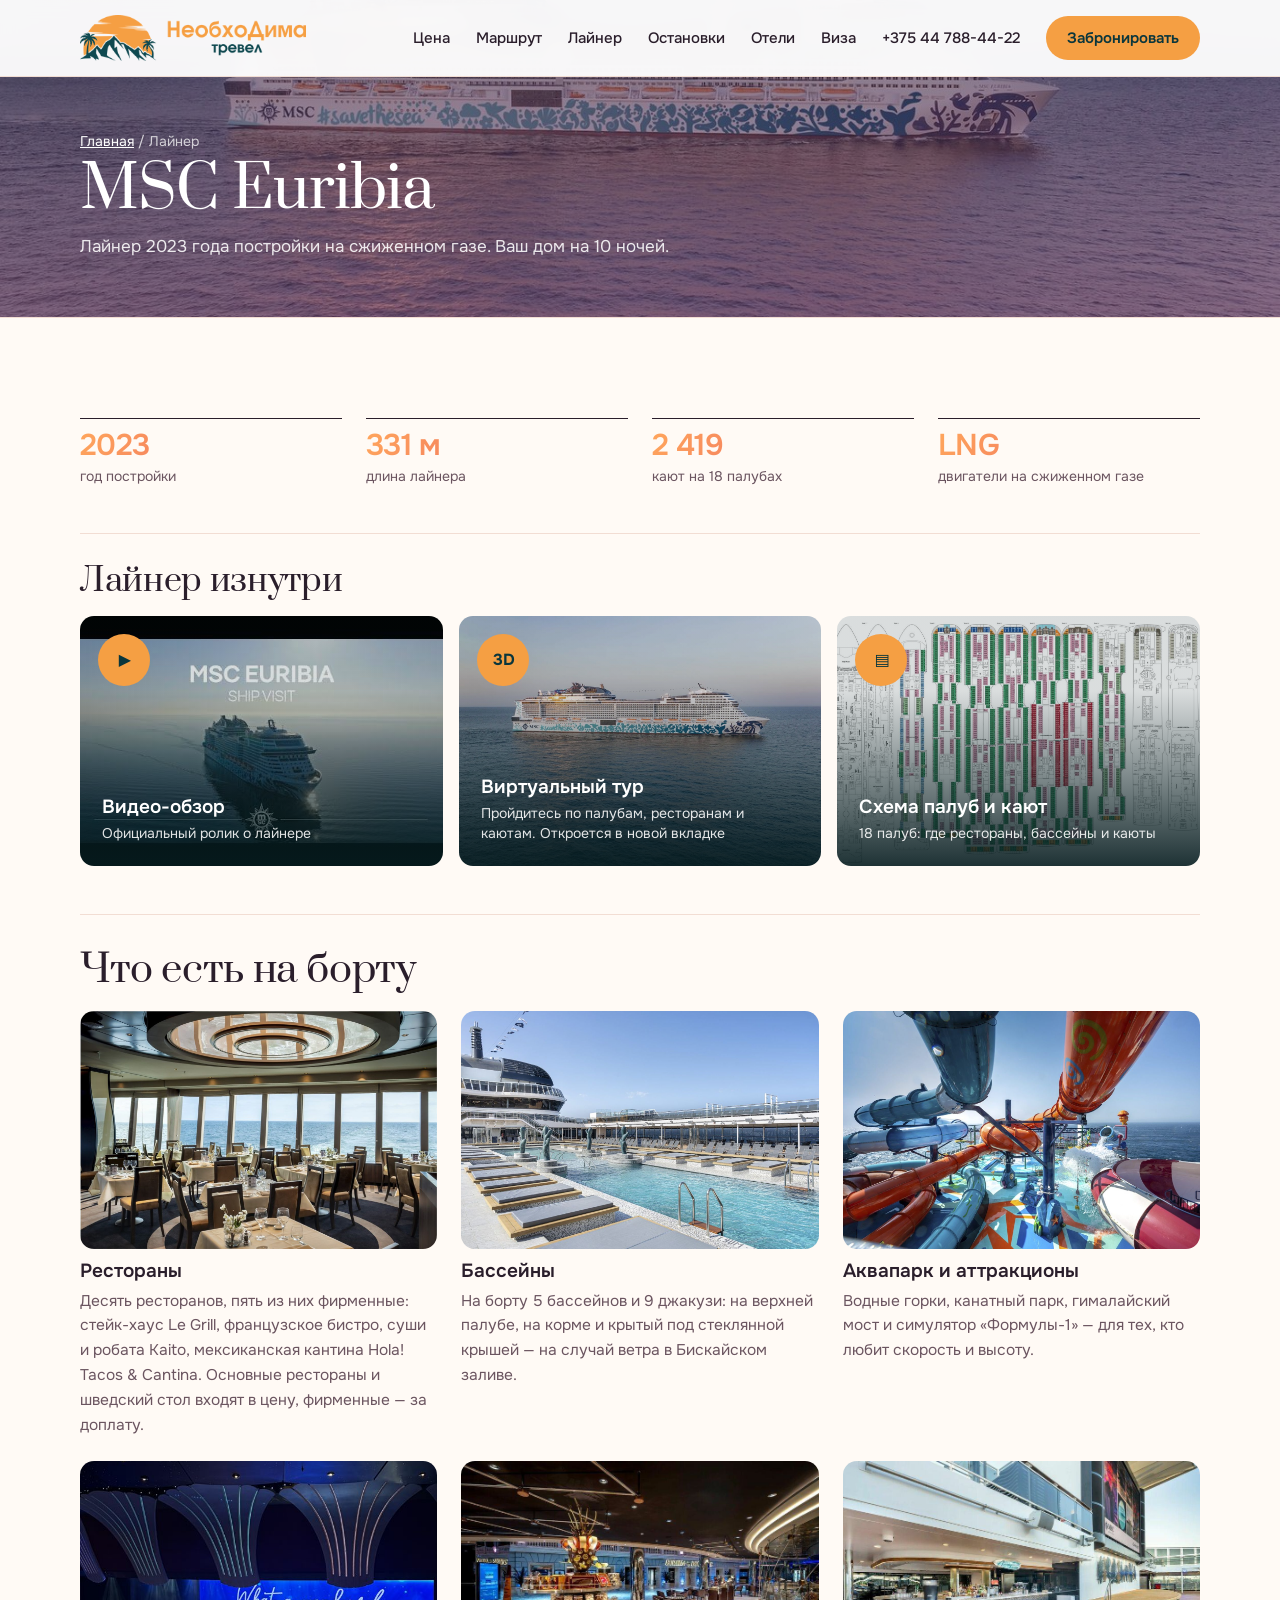
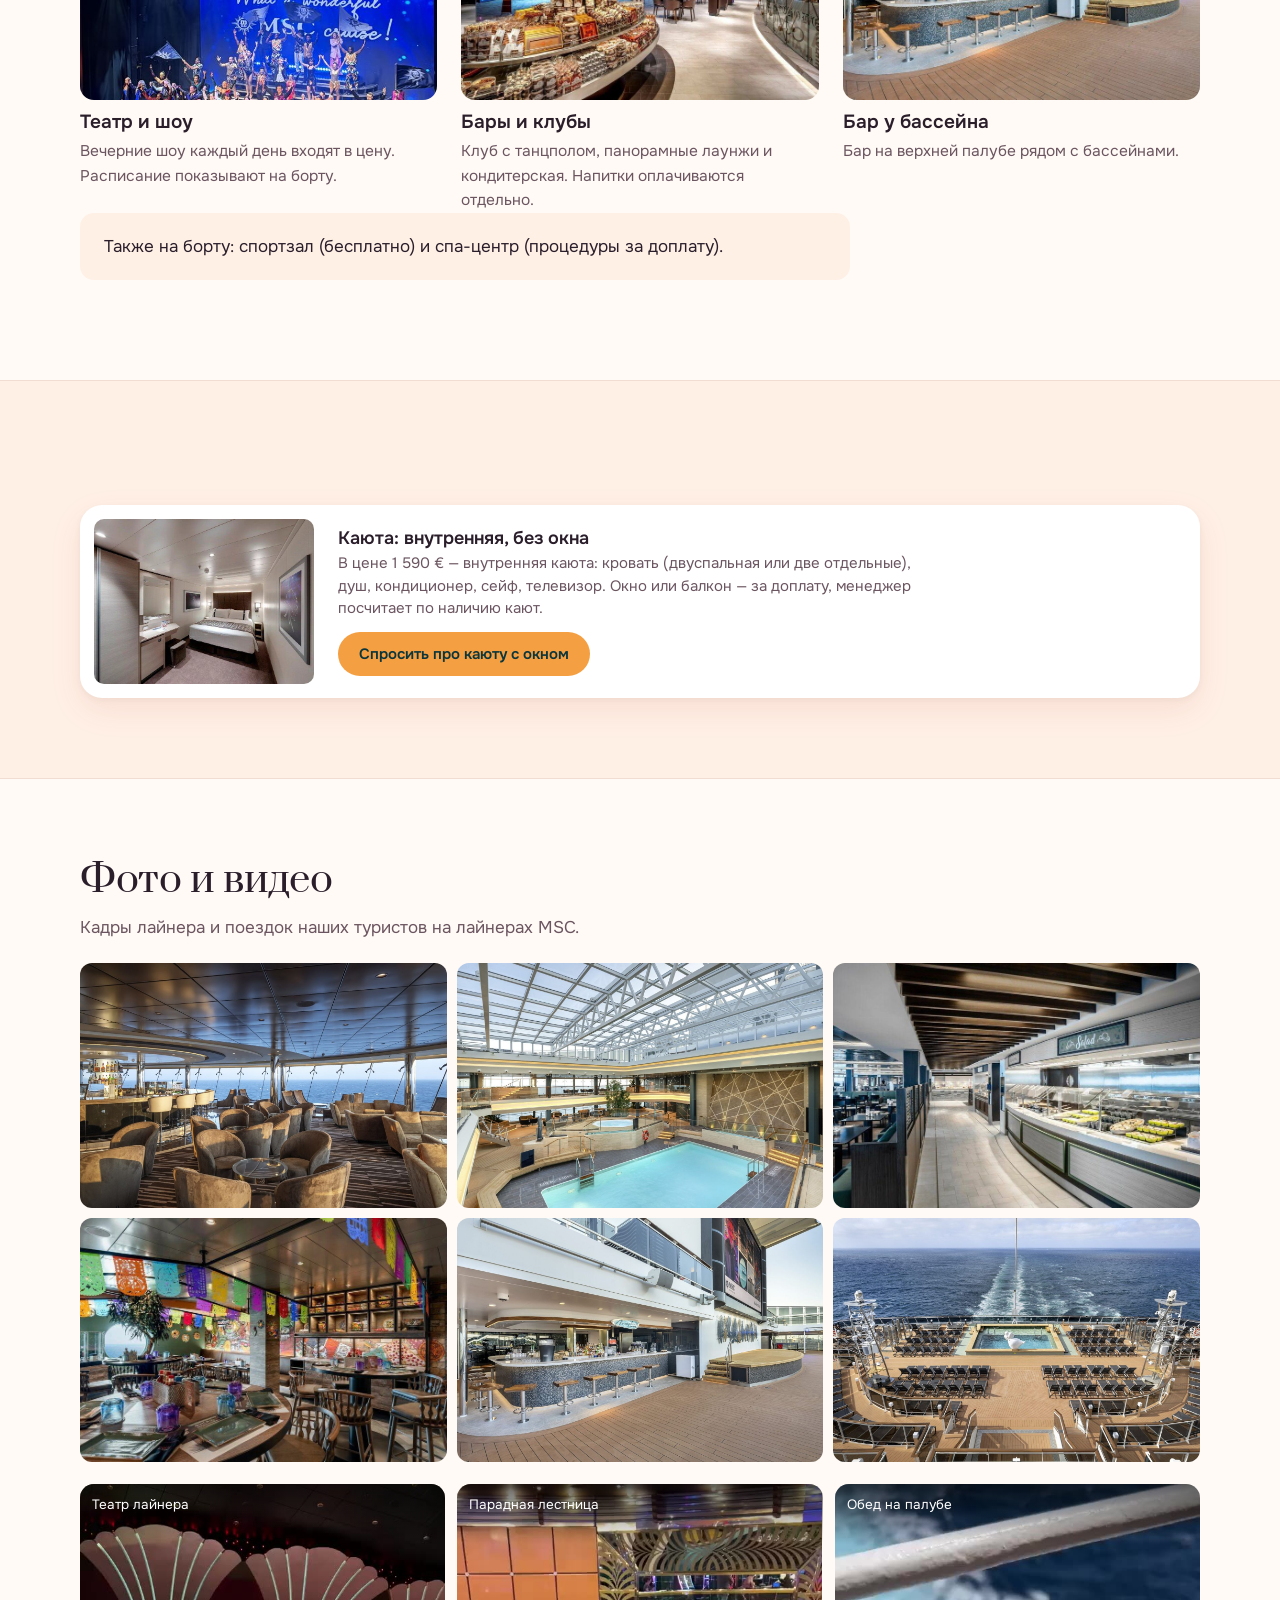
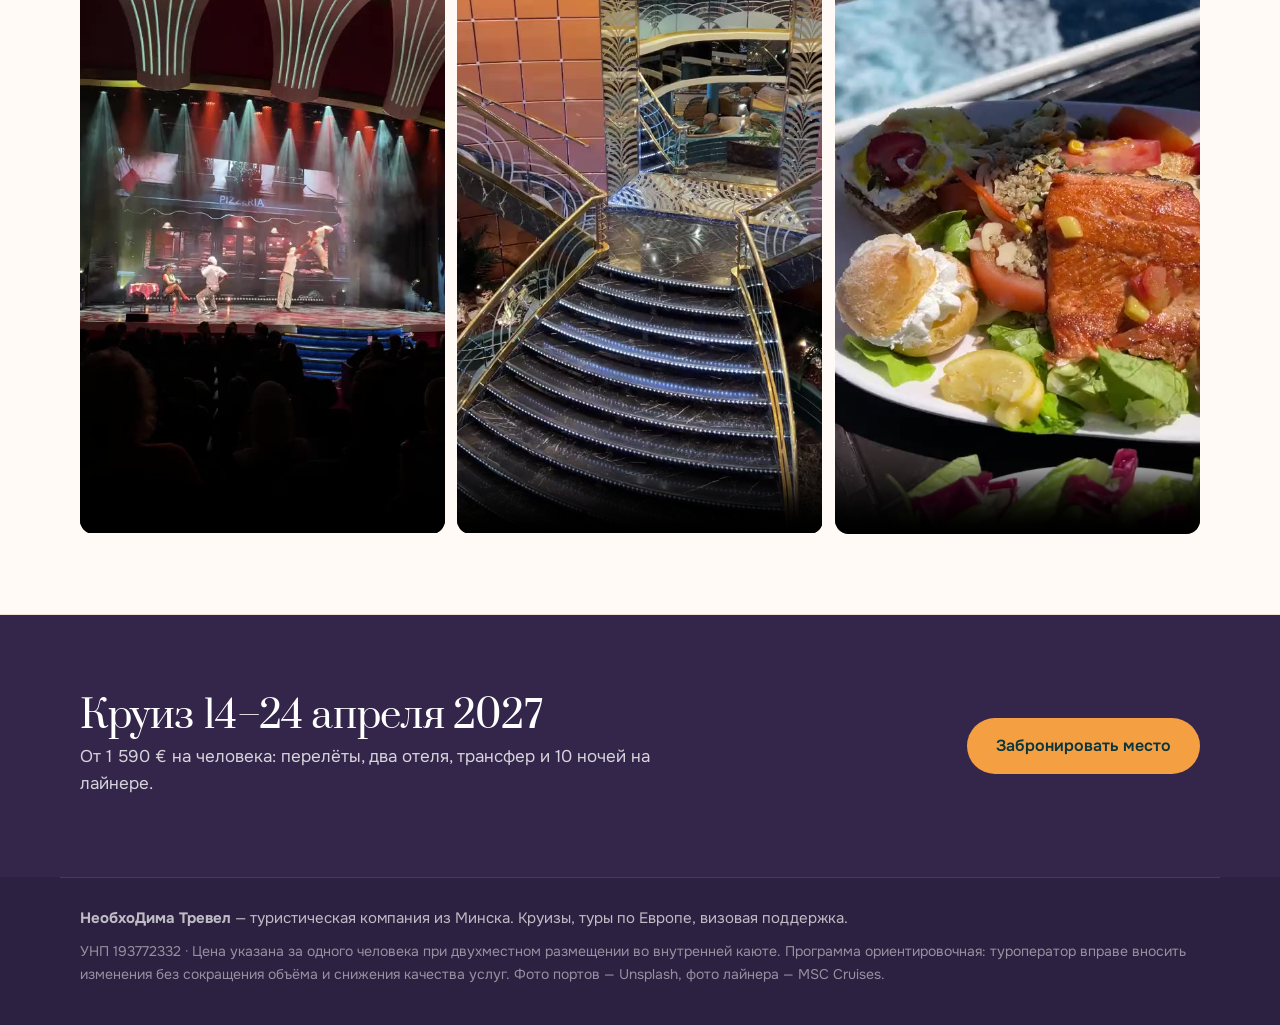
<file: liner.html>
<!DOCTYPE html>
<html lang="ru">
<head>
<meta charset="utf-8">
<meta name="robots" content="noindex, nofollow">
<meta name="viewport" content="width=device-width, initial-scale=1, viewport-fit=cover">
<meta name="theme-color" content="#0E484F">
<title>MSC Euribia: палубы, рестораны, развлечения | НеобхоДима Тревел</title>
<link rel="icon" type="image/png" href="img/favicon.png">
<meta name="description" content="Подробно о лайнере MSC Euribia: рестораны, бассейны, аквапарк, театр, спа, каюта. Круиз из Барселоны 14–24 апреля 2027.">
<link rel="preconnect" href="https://fonts.googleapis.com">
<link rel="preconnect" href="https://fonts.gstatic.com" crossorigin>
<link href="https://fonts.googleapis.com/css2?family=Prata&family=Onest:wght@400;500;600&display=swap" rel="stylesheet">
<link rel="stylesheet" href="style.css?v=8">
<link rel="stylesheet" href="rich.css?v=5">
<link rel="stylesheet" href="brand.css?v=6">
<link rel="stylesheet" href="inner.css?v=3">
<link rel="stylesheet" href="sunset.css?v=5">
</head>
<body class="inner">
<a class="skip" href="#main">К содержимому</a>
<header class="top" id="top">
  <div class="top-in">
    <a class="logo" href="index.html" aria-label="НеобхоДима Тревел"><img class="logo-l" src="img/logo-light.png" alt="" width="640" height="125"><img class="logo-d" src="img/logo.png" alt="НеобхоДима Тревел" width="640" height="125"></a>
    <nav class="nav" aria-label="Разделы">
      <a href="index.html#vklyucheno">Цена</a>
      <a href="index.html#marshrut">Маршрут</a>
      <a href="liner.html">Лайнер</a>
      <a href="ostanovki.html">Остановки</a>
      <a href="otel.html">Отели</a>
      <a href="index.html#viza">Виза</a>
    </nav>
    <a class="top-phone" href="tel:+375447884422">+375 44 788-44-22</a>
    <a class="btn btn-sm btn-gold top-cta" href="index.html#zayavka">Забронировать</a>
  </div>
</header>
<main id="main" tabindex="-1">

<section class="ihero" style="--bg-img:url(img/ship-ship-main.jpg)">
  <div class="wrap"><p class="crumbs"><a href="index.html">Главная</a> / Лайнер</p>
    <h1>MSC Euribia</h1>
    <p class="lead">Лайнер 2023 года постройки на сжиженном газе. Ваш дом на 10 ночей.</p>
  </div>
</section>
<section class="sec">
  <div class="wrap">
    <ul class="ship-facts">
      <li><b>2023</b><span>год постройки</span></li>
      <li><b>331 м</b><span>длина лайнера</span></li>
      <li><b>2 419</b><span>кают на 18 палубах</span></li>
      <li><b>LNG</b><span>двигатели на сжиженном газе</span></li>
    </ul>
    <div class="inside" id="vnutri">
      <h2 class="inside-h">Лайнер изнутри</h2>
      <div class="inside-grid">
        <button class="in-tile" type="button" data-modal="youtube" data-id="EYchg1UVdTI" data-title="Видео-обзор MSC Euribia" style="--bg:url(people/yt-thumb.jpg)"><span class="in-play" aria-hidden="true">▶</span><b>Видео-обзор</b><span>Официальный ролик о лайнере</span></button>
        <a class="in-tile" href="https://virtual-tours.msccruises.com/MSC-Euribia/en-gl/index.html" target="_blank" rel="noopener" style="--bg:url(img/ship-ship-main.jpg)"><span class="in-play" aria-hidden="true">3D</span><b>Виртуальный тур</b><span>Пройдитесь по палубам, ресторанам и каютам. Откроется в новой вкладке</span></a>
        <button class="in-tile" type="button" data-modal="image" data-src="img/palubi.jpg" data-title="Схема палуб и кают MSC Euribia" style="--bg:url(img/palubi.jpg)"><span class="in-play" aria-hidden="true">▤</span><b>Схема палуб и кают</b><span>18 палуб: где рестораны, бассейны и каюты</span></button>
      </div>
    </div>
    <h2 class="sec-h2">Что есть на борту</h2>
    <div class="cols3">
      <article><img src="img/ship-restaurant.jpg" alt="Ресторан на лайнере" loading="lazy" width="1400" height="933"><h3>Рестораны</h3><p>Десять ресторанов, пять из них фирменные: стейк-хаус Le Grill, французское бистро, суши и робата Kaito, мексиканская кантина Hola! Tacos &amp; Cantina. Основные рестораны и шведский стол входят в цену, фирменные — за доплату.</p></article>
      <article><img src="img/ship-pool.jpg" alt="Бассейн на верхней палубе" loading="lazy" width="1400" height="933"><h3>Бассейны</h3><p>На борту 5 бассейнов и 9 джакузи: на верхней палубе, на корме и крытый под стеклянной крышей — на случай ветра в Бискайском заливе.</p></article>
      <article><img src="img/ship-aquapark.jpg" alt="Аквапарк" loading="lazy" width="1400" height="933"><h3>Аквапарк и аттракционы</h3><p>Водные горки, канатный парк, гималайский мост и симулятор «Формулы-1» — для тех, кто любит скорость и высоту.</p></article>
      <article><img src="people/show.jpg" alt="Театр лайнера" loading="lazy" width="619" height="1100"><h3>Театр и шоу</h3><p>Вечерние шоу каждый день входят в цену. Расписание показывают на борту.</p></article>
      <article><img src="img/ship-sweets.jpg" alt="Кондитерская на борту" loading="lazy" width="800" height="533"><h3>Бары и клубы</h3><p>Клуб с танцполом, панорамные лаунжи и кондитерская. Напитки оплачиваются отдельно.</p></article>
      <article><img src="img/ship-poolbar2.jpg" alt="Бар у бассейна" loading="lazy" width="800" height="533"><h3>Бар у бассейна</h3><p>Бар на верхней палубе рядом с бассейнами.</p></article>
    </div>
    <p class="note-box">Также на борту: спортзал (бесплатно) и спа-центр (процедуры за доплату).</p>
  </div>
</section>
<section class="sec sec-tint">
  <div class="wrap">
    <aside class="cabin-strip">
      <img src="img/ship-cabin2.jpg" alt="Внутренняя каюта" loading="lazy" width="800" height="533">
      <div>
        <h3>Каюта: внутренняя, без окна</h3>
        <p>В цене 1 590 € — внутренняя каюта: кровать (двуспальная или две отдельные), душ, кондиционер, сейф, телевизор. Окно или балкон — за доплату, менеджер посчитает по наличию кают.</p>
        <a class="btn btn-gold btn-sm" href="index.html#zayavka">Спросить про каюту с окном</a>
      </div>
    </aside>
  </div>
</section>
<section class="sec">
  <div class="wrap">
    <h2>Фото и видео</h2>
    <p class="lead">Кадры лайнера и поездок наших туристов на лайнерах MSC.</p>
    <div class="gal9">
      <img src="img/ship-lounge.jpg" alt="Лаунж" loading="lazy"><img src="img/ship-indoor-pool.jpg" alt="Крытый бассейн" loading="lazy"><img src="img/ship-buffet.jpg" alt="Шведский стол" loading="lazy"><img src="img/ship-theme.jpg" alt="Ресторан" loading="lazy"><img src="img/ship-poolbar.jpg" alt="Бар у бассейна" loading="lazy"><img src="img/port-sea1.jpg" alt="Корма лайнера" loading="lazy">
    </div>
    <div class="reels reels-small">
      <figure><video src="people/showwide.mp4" poster="people/showwide.jpg" controls playsinline preload="none"></video><figcaption>Театр лайнера</figcaption></figure>
      <figure><video src="people/stairsv.mp4" poster="people/stairsv.jpg" controls playsinline preload="none"></video><figcaption>Парадная лестница</figcaption></figure>
      <figure><video src="people/deck.mp4" poster="people/deck.jpg" controls playsinline preload="none"></video><figcaption>Обед на палубе</figcaption></figure>
    </div>
  </div>
</section>

<section class="sec dark"><div class="wrap cta-band"><div><h2>Круиз 14–24 апреля 2027</h2><p class="lead">От 1 590 € на человека: перелёты, два отеля, трансфер и 10 ночей на лайнере.</p></div><a class="btn btn-gold" href="index.html#zayavka">Забронировать место</a></div></section>
<dialog class="mdl" id="mdl" aria-label="Просмотр"><button class="mdl-x" type="button" aria-label="Закрыть">×</button><div class="mdl-body" id="mdlBody"></div><p class="mdl-cap" id="mdlCap"></p></dialog>
</main>
<footer class="foot">
  <div class="wrap">
    <p><b>НеобхоДима Тревел</b> — туристическая компания из Минска. Круизы, туры по Европе, визовая поддержка.</p>
    <p class="small">УНП 193772332 · Цена указана за одного человека при двухместном размещении во внутренней каюте. Программа ориентировочная: туроператор вправе вносить изменения без сокращения объёма и снижения качества услуг. Фото портов — Unsplash, фото лайнера — MSC Cruises.</p>
  </div>
</footer>
<nav class="mbar" aria-label="Быстрые действия">
  <a href="tel:+375447884422">Позвонить</a>
  <a href="https://t.me/+375447884422" target="_blank" rel="noopener">Telegram</a>
  <a class="mbar-main" href="index.html#zayavka">Забронировать</a>
</nav>
<script src="extras.js?v=1"></script>
</body>
</html>
</file>
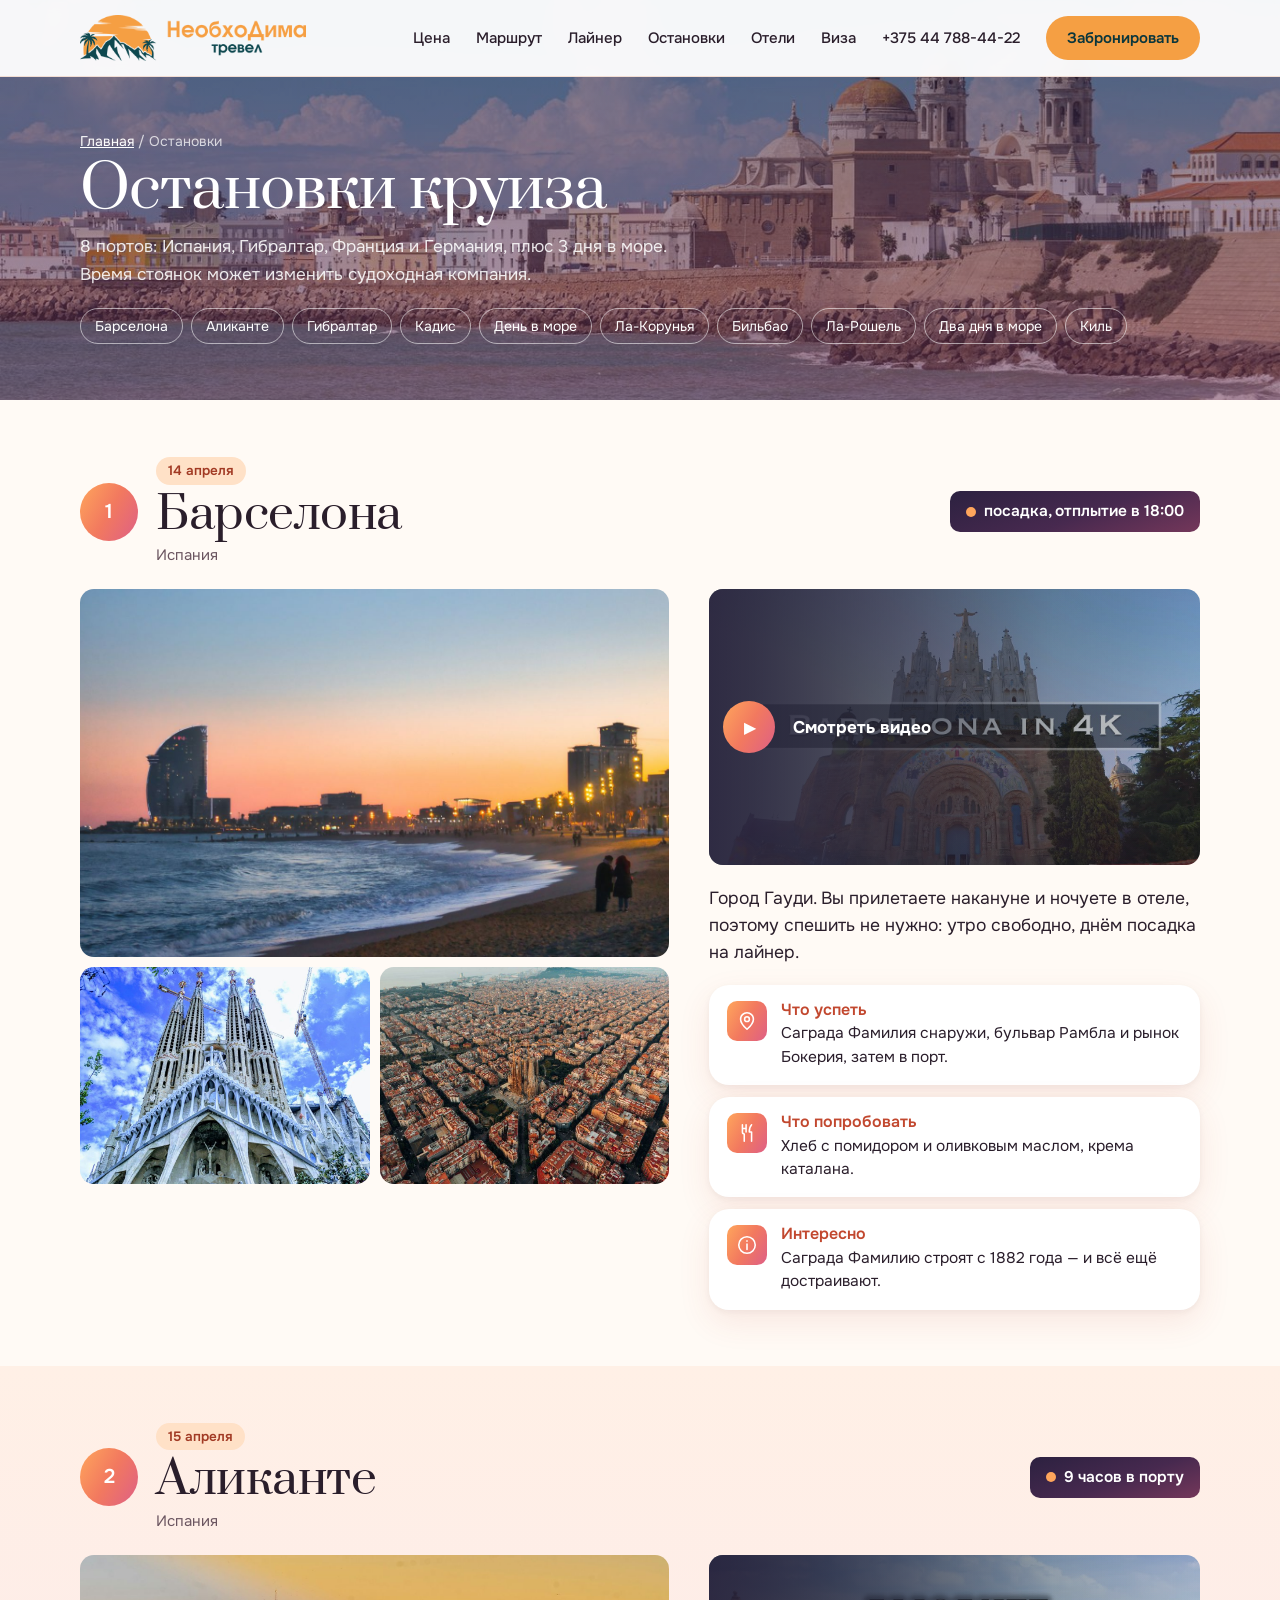
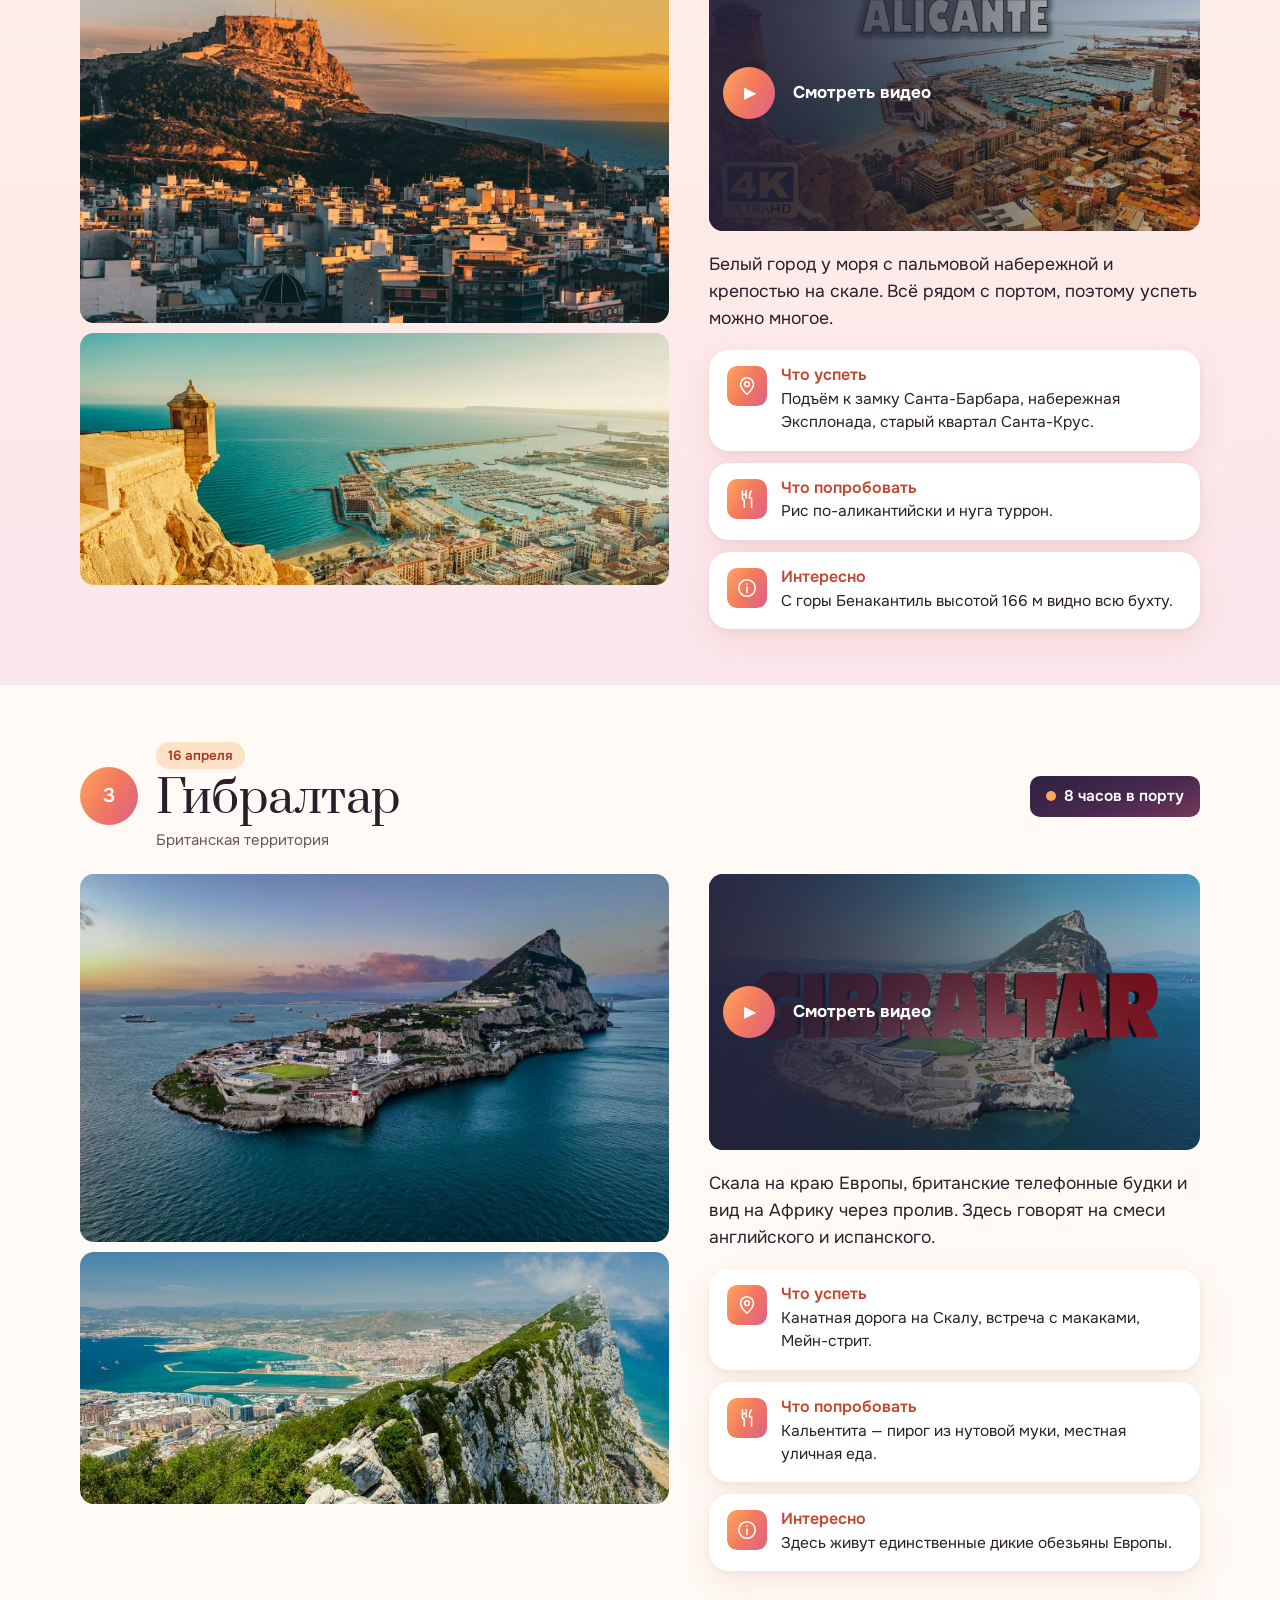
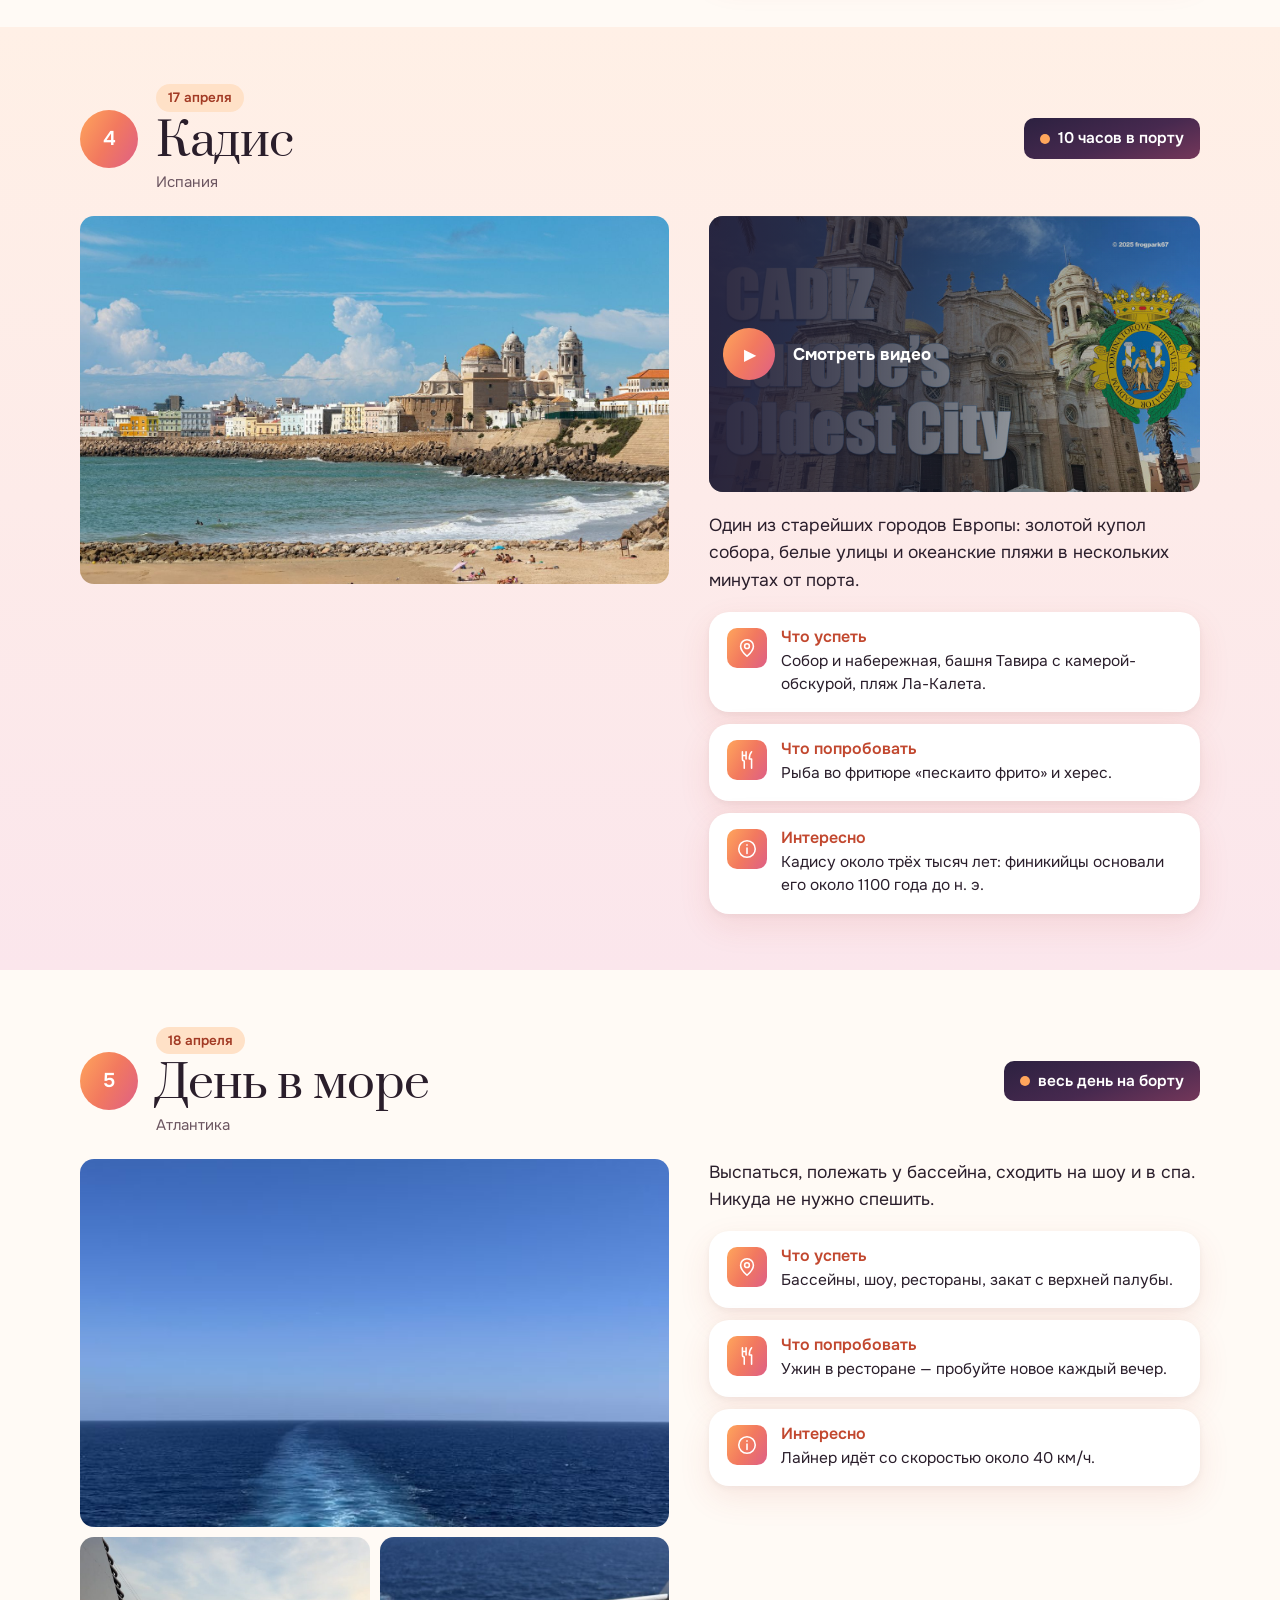
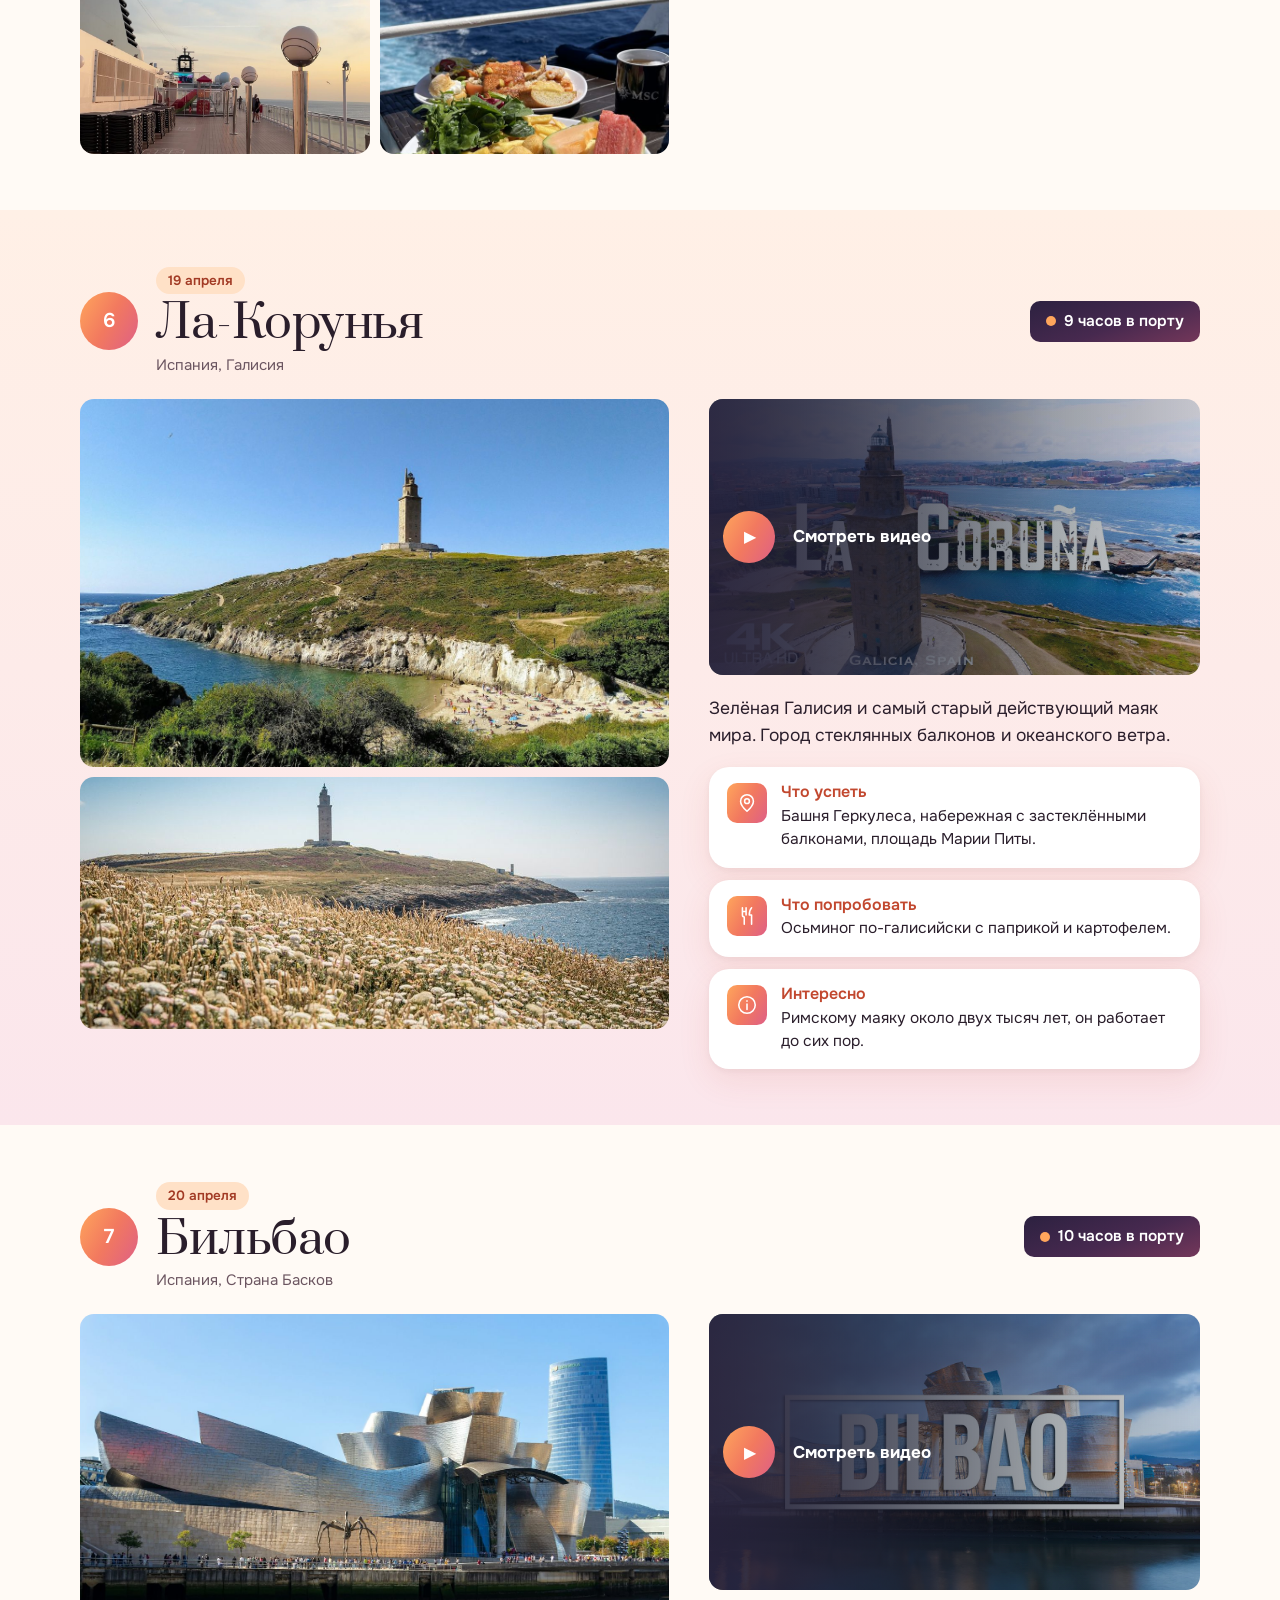
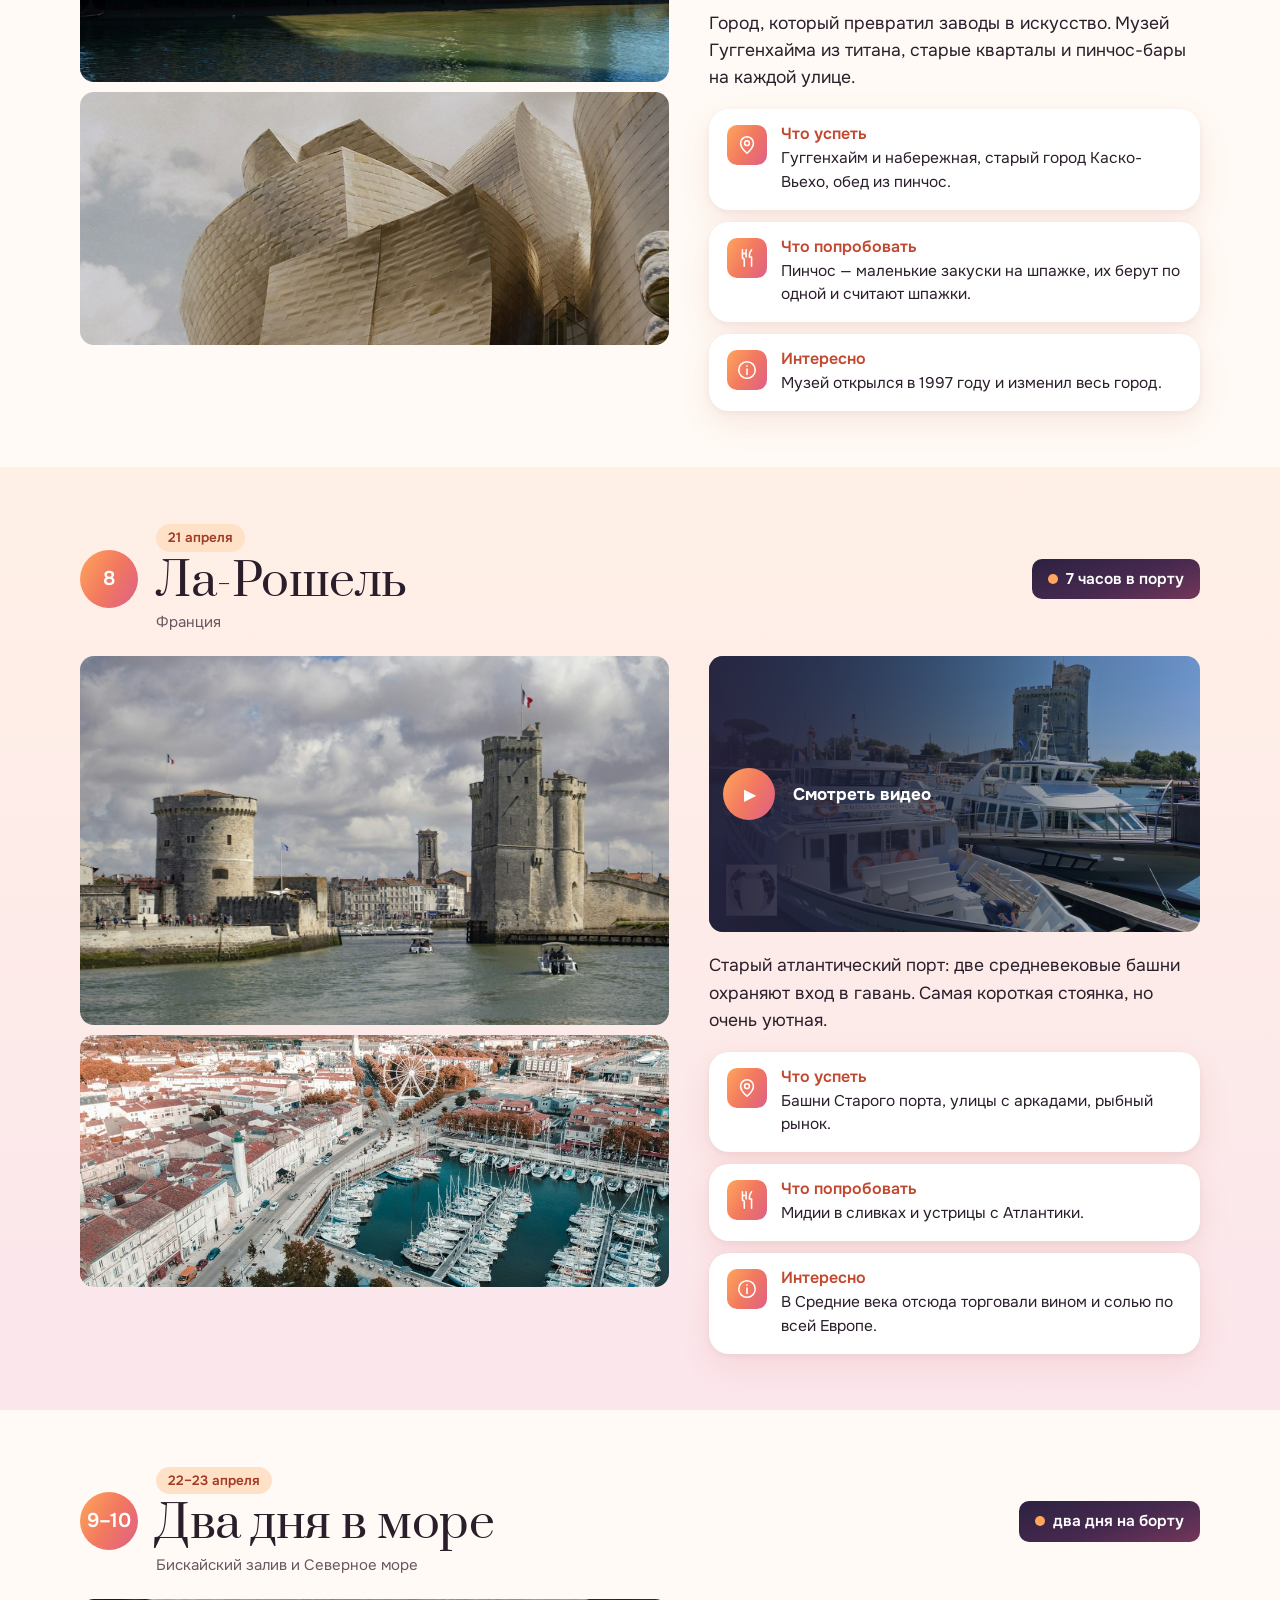
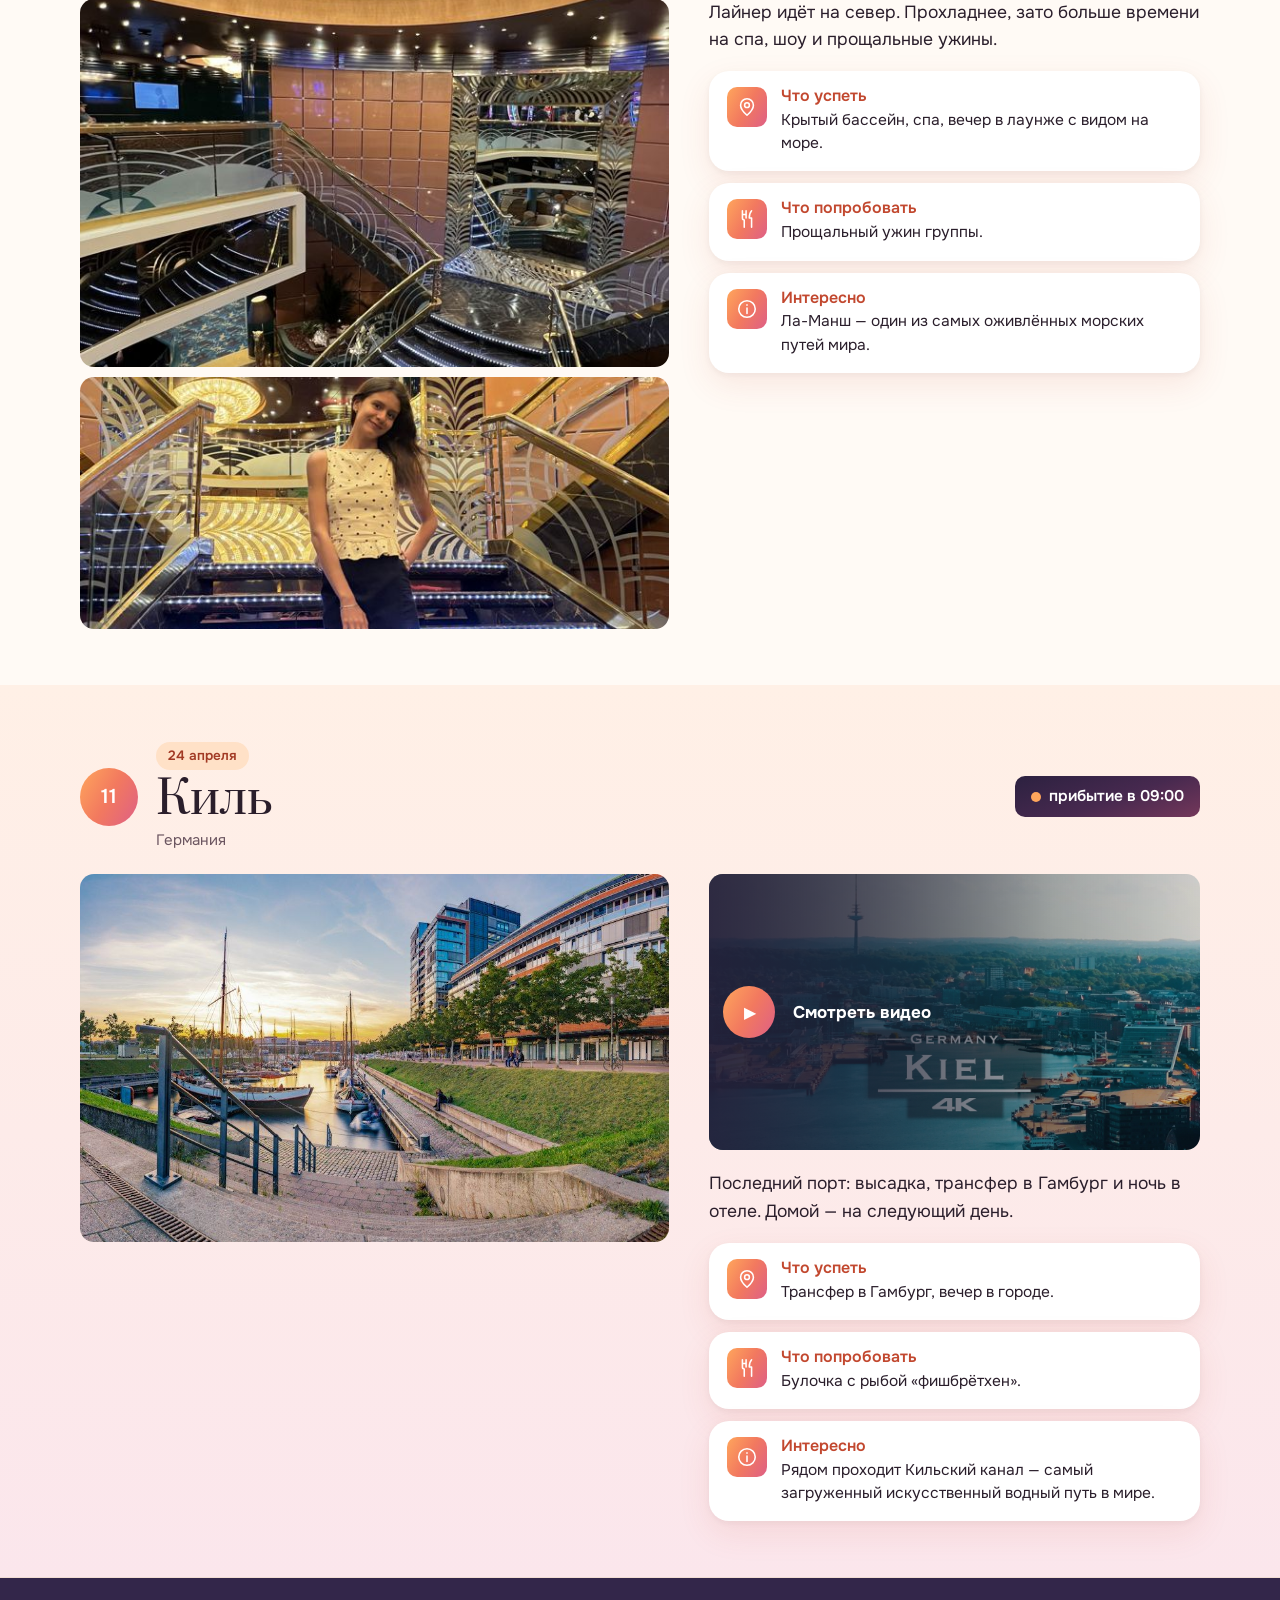
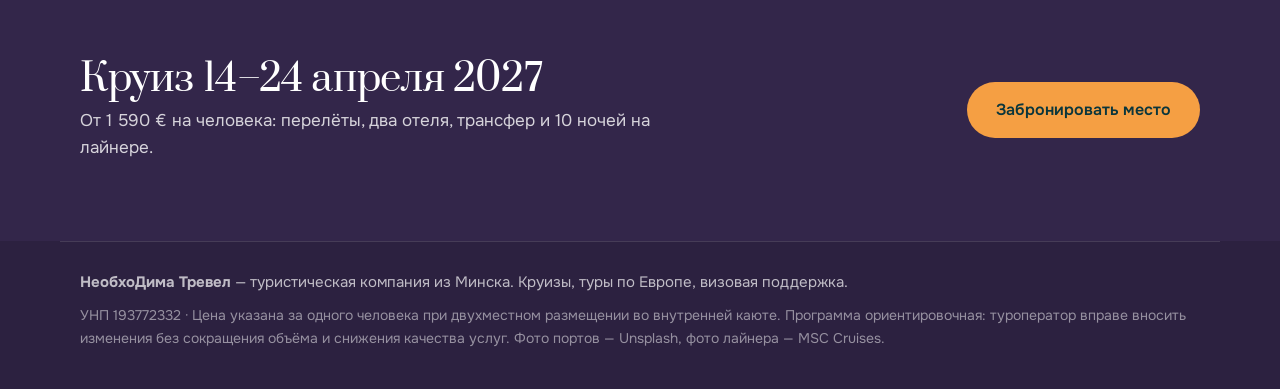
<file: ostanovki.html>
<!DOCTYPE html>
<html lang="ru">
<head>
<meta charset="utf-8">
<meta name="robots" content="noindex, nofollow">
<meta name="viewport" content="width=device-width, initial-scale=1, viewport-fit=cover">
<meta name="theme-color" content="#0E484F">
<title>Остановки круиза: 8 портов и 3 дня в море | НеобхоДима Тревел</title>
<link rel="icon" type="image/png" href="img/favicon.png">
<meta name="description" content="Подробно про каждую остановку круиза из Барселоны в Киль на MSC Euribia: время в порту, что посмотреть, что попробовать.">
<link rel="preconnect" href="https://fonts.googleapis.com">
<link rel="preconnect" href="https://fonts.gstatic.com" crossorigin>
<link href="https://fonts.googleapis.com/css2?family=Prata&family=Onest:wght@400;500;600&display=swap" rel="stylesheet">
<link rel="stylesheet" href="style.css?v=8">
<link rel="stylesheet" href="rich.css?v=5">
<link rel="stylesheet" href="brand.css?v=6">
<link rel="stylesheet" href="inner.css?v=4">
<link rel="stylesheet" href="sunset.css?v=5">
</head>
<body class="inner">
<a class="skip" href="#main">К содержимому</a>
<header class="top" id="top">
  <div class="top-in">
    <a class="logo" href="index.html" aria-label="НеобхоДима Тревел"><img class="logo-l" src="img/logo-light.png" alt="" width="640" height="125"><img class="logo-d" src="img/logo.png" alt="НеобхоДима Тревел" width="640" height="125"></a>
    <nav class="nav" aria-label="Разделы">
      <a href="index.html#vklyucheno">Цена</a>
      <a href="index.html#marshrut">Маршрут</a>
      <a href="liner.html">Лайнер</a>
      <a href="ostanovki.html">Остановки</a>
      <a href="otel.html">Отели</a>
      <a href="index.html#viza">Виза</a>
    </nav>
    <a class="top-phone" href="tel:+375447884422">+375 44 788-44-22</a>
    <a class="btn btn-sm btn-gold top-cta" href="index.html#zayavka">Забронировать</a>
  </div>
</header>
<main id="main" tabindex="-1">

<section class="ihero" style="--bg-img:url(img/port-cadiz.jpg)">
  <div class="wrap"><p class="crumbs"><a href="index.html">Главная</a> / Остановки</p>
    <h1>Остановки круиза</h1>
    <p class="lead">8 портов: Испания, Гибралтар, Франция и Германия, плюс 3 дня в море. Время стоянок может изменить судоходная компания.</p>
    <p class="chips-nav"><a href="#barcelona">Барселона</a><a href="#alicante">Аликанте</a><a href="#gibraltar">Гибралтар</a><a href="#cadiz">Кадис</a><a href="#sea1">День в море</a><a href="#coruna">Ла-Корунья</a><a href="#bilbao">Бильбао</a><a href="#larochelle">Ла-Рошель</a><a href="#sea2">Два дня в море</a><a href="#kiel">Киль</a></p>
  </div>
</section>
<section class="pblock" id="barcelona">
  <div class="wrap">
    <header class="phead">
      <span class="pnum">1</span>
      <div><p class="pdate">14 апреля</p><h2>Барселона</h2><p class="pcountry">Испания</p></div>
      <p class="phours">посадка, отплытие в 18:00</p>
    </header>
    <div class="pgal g3"><img class="pmain" src="img/port-barcelona.jpg" alt="Барселона" loading="lazy"><img src="img/x-barcelona-3.jpg" alt="Барселона" loading="lazy"><img src="img/x-barcelona-2.jpg" alt="Барселона" loading="lazy"></div>
    <button class="pvideo" type="button" data-modal="youtube" data-id="uOzwwZxjPRs" data-title="Видео: barcelona" style="--bg:url(people/yt/barcelona.jpg)"><span class="in-play" aria-hidden="true">▶</span><b>Смотреть видео</b></button>
    <p class="plead">Город Гауди. Вы прилетаете накануне и ночуете в отеле, поэтому спешить не нужно: утро свободно, днём посадка на лайнер.</p>
    <div class="pcards">
      <div class="pc"><span class="pic"><svg viewBox="0 0 24 24" aria-hidden="true"><path d="M12 21s-7-6.2-7-11a7 7 0 0 1 14 0c0 4.8-7 11-7 11z"/><circle cx="12" cy="10" r="2.6"/></svg></span><h3>Что успеть</h3><p>Саграда Фамилия снаружи, бульвар Рамбла и рынок Бокерия, затем в порт.</p></div>
      <div class="pc"><span class="pic"><svg viewBox="0 0 24 24" aria-hidden="true"><path d="M7 3v8a2 2 0 0 0 2 2v8M11 3v8M7 7h4M17 3c-2 2-2.5 5-2.5 8h2.5v10"/></svg></span><h3>Что попробовать</h3><p>Хлеб с помидором и оливковым маслом, крема каталана.</p></div>
      <div class="pc"><span class="pic"><svg viewBox="0 0 24 24" aria-hidden="true"><circle cx="12" cy="12" r="9"/><path d="M12 11v6M12 7.5v.5"/></svg></span><h3>Интересно</h3><p>Саграда Фамилию строят с 1882 года — и всё ещё достраивают.</p></div>
    </div>
  </div>
</section>
<section class="pblock alt" id="alicante">
  <div class="wrap">
    <header class="phead">
      <span class="pnum">2</span>
      <div><p class="pdate">15 апреля</p><h2>Аликанте</h2><p class="pcountry">Испания</p></div>
      <p class="phours">9 часов в порту</p>
    </header>
    <div class="pgal g2"><img class="pmain" src="img/port-alicante.jpg" alt="Аликанте" loading="lazy"><img src="img/x-alicante-2.jpg" alt="Аликанте" loading="lazy"></div>
    <button class="pvideo" type="button" data-modal="youtube" data-id="Zrp0cK0hXpA" data-title="Видео: alicante" style="--bg:url(people/yt/alicante.jpg)"><span class="in-play" aria-hidden="true">▶</span><b>Смотреть видео</b></button>
    <p class="plead">Белый город у моря с пальмовой набережной и крепостью на скале. Всё рядом с портом, поэтому успеть можно многое.</p>
    <div class="pcards">
      <div class="pc"><span class="pic"><svg viewBox="0 0 24 24" aria-hidden="true"><path d="M12 21s-7-6.2-7-11a7 7 0 0 1 14 0c0 4.8-7 11-7 11z"/><circle cx="12" cy="10" r="2.6"/></svg></span><h3>Что успеть</h3><p>Подъём к замку Санта-Барбара, набережная Эксплонада, старый квартал Санта-Крус.</p></div>
      <div class="pc"><span class="pic"><svg viewBox="0 0 24 24" aria-hidden="true"><path d="M7 3v8a2 2 0 0 0 2 2v8M11 3v8M7 7h4M17 3c-2 2-2.5 5-2.5 8h2.5v10"/></svg></span><h3>Что попробовать</h3><p>Рис по-аликантийски и нуга туррон.</p></div>
      <div class="pc"><span class="pic"><svg viewBox="0 0 24 24" aria-hidden="true"><circle cx="12" cy="12" r="9"/><path d="M12 11v6M12 7.5v.5"/></svg></span><h3>Интересно</h3><p>С горы Бенакантиль высотой 166 м видно всю бухту.</p></div>
    </div>
  </div>
</section>
<section class="pblock" id="gibraltar">
  <div class="wrap">
    <header class="phead">
      <span class="pnum">3</span>
      <div><p class="pdate">16 апреля</p><h2>Гибралтар</h2><p class="pcountry">Британская территория</p></div>
      <p class="phours">8 часов в порту</p>
    </header>
    <div class="pgal g2"><img class="pmain" src="img/port-gibraltar.jpg" alt="Гибралтар" loading="lazy"><img src="img/x-gibraltar-2.jpg" alt="Гибралтар" loading="lazy"></div>
    <button class="pvideo" type="button" data-modal="youtube" data-id="bdk0KBe_JPE" data-title="Видео: gibraltar" style="--bg:url(people/yt/gibraltar.jpg)"><span class="in-play" aria-hidden="true">▶</span><b>Смотреть видео</b></button>
    <p class="plead">Скала на краю Европы, британские телефонные будки и вид на Африку через пролив. Здесь говорят на смеси английского и испанского.</p>
    <div class="pcards">
      <div class="pc"><span class="pic"><svg viewBox="0 0 24 24" aria-hidden="true"><path d="M12 21s-7-6.2-7-11a7 7 0 0 1 14 0c0 4.8-7 11-7 11z"/><circle cx="12" cy="10" r="2.6"/></svg></span><h3>Что успеть</h3><p>Канатная дорога на Скалу, встреча с макаками, Мейн-стрит.</p></div>
      <div class="pc"><span class="pic"><svg viewBox="0 0 24 24" aria-hidden="true"><path d="M7 3v8a2 2 0 0 0 2 2v8M11 3v8M7 7h4M17 3c-2 2-2.5 5-2.5 8h2.5v10"/></svg></span><h3>Что попробовать</h3><p>Кальентита — пирог из нутовой муки, местная уличная еда.</p></div>
      <div class="pc"><span class="pic"><svg viewBox="0 0 24 24" aria-hidden="true"><circle cx="12" cy="12" r="9"/><path d="M12 11v6M12 7.5v.5"/></svg></span><h3>Интересно</h3><p>Здесь живут единственные дикие обезьяны Европы.</p></div>
    </div>
  </div>
</section>
<section class="pblock alt" id="cadiz">
  <div class="wrap">
    <header class="phead">
      <span class="pnum">4</span>
      <div><p class="pdate">17 апреля</p><h2>Кадис</h2><p class="pcountry">Испания</p></div>
      <p class="phours">10 часов в порту</p>
    </header>
    <div class="pgal g1"><img class="pmain" src="img/port-cadiz.jpg" alt="Кадис" loading="lazy"></div>
    <button class="pvideo" type="button" data-modal="youtube" data-id="sR64PZC8xJc" data-title="Видео: cadiz" style="--bg:url(people/yt/cadiz.jpg)"><span class="in-play" aria-hidden="true">▶</span><b>Смотреть видео</b></button>
    <p class="plead">Один из старейших городов Европы: золотой купол собора, белые улицы и океанские пляжи в нескольких минутах от порта.</p>
    <div class="pcards">
      <div class="pc"><span class="pic"><svg viewBox="0 0 24 24" aria-hidden="true"><path d="M12 21s-7-6.2-7-11a7 7 0 0 1 14 0c0 4.8-7 11-7 11z"/><circle cx="12" cy="10" r="2.6"/></svg></span><h3>Что успеть</h3><p>Собор и набережная, башня Тавира с камерой-обскурой, пляж Ла-Калета.</p></div>
      <div class="pc"><span class="pic"><svg viewBox="0 0 24 24" aria-hidden="true"><path d="M7 3v8a2 2 0 0 0 2 2v8M11 3v8M7 7h4M17 3c-2 2-2.5 5-2.5 8h2.5v10"/></svg></span><h3>Что попробовать</h3><p>Рыба во фритюре «пескаито фрито» и херес.</p></div>
      <div class="pc"><span class="pic"><svg viewBox="0 0 24 24" aria-hidden="true"><circle cx="12" cy="12" r="9"/><path d="M12 11v6M12 7.5v.5"/></svg></span><h3>Интересно</h3><p>Кадису около трёх тысяч лет: финикийцы основали его около 1100 года до н. э.</p></div>
    </div>
  </div>
</section>
<section class="pblock" id="sea1">
  <div class="wrap">
    <header class="phead">
      <span class="pnum">5</span>
      <div><p class="pdate">18 апреля</p><h2>День в море</h2><p class="pcountry">Атлантика</p></div>
      <p class="phours">весь день на борту</p>
    </header>
    <div class="pgal g3"><img class="pmain" src="people/wake.jpg" alt="День в море" loading="lazy"><img src="people/deck-view.jpg" alt="День в море" loading="lazy"><img src="people/lunch.jpg" alt="День в море" loading="lazy"></div>
    <p class="plead">Выспаться, полежать у бассейна, сходить на шоу и в спа. Никуда не нужно спешить.</p>
    <div class="pcards">
      <div class="pc"><span class="pic"><svg viewBox="0 0 24 24" aria-hidden="true"><path d="M12 21s-7-6.2-7-11a7 7 0 0 1 14 0c0 4.8-7 11-7 11z"/><circle cx="12" cy="10" r="2.6"/></svg></span><h3>Что успеть</h3><p>Бассейны, шоу, рестораны, закат с верхней палубы.</p></div>
      <div class="pc"><span class="pic"><svg viewBox="0 0 24 24" aria-hidden="true"><path d="M7 3v8a2 2 0 0 0 2 2v8M11 3v8M7 7h4M17 3c-2 2-2.5 5-2.5 8h2.5v10"/></svg></span><h3>Что попробовать</h3><p>Ужин в ресторане — пробуйте новое каждый вечер.</p></div>
      <div class="pc"><span class="pic"><svg viewBox="0 0 24 24" aria-hidden="true"><circle cx="12" cy="12" r="9"/><path d="M12 11v6M12 7.5v.5"/></svg></span><h3>Интересно</h3><p>Лайнер идёт со скоростью около 40 км/ч.</p></div>
    </div>
  </div>
</section>
<section class="pblock alt" id="coruna">
  <div class="wrap">
    <header class="phead">
      <span class="pnum">6</span>
      <div><p class="pdate">19 апреля</p><h2>Ла-Корунья</h2><p class="pcountry">Испания, Галисия</p></div>
      <p class="phours">9 часов в порту</p>
    </header>
    <div class="pgal g2"><img class="pmain" src="img/port-coruna.jpg" alt="Ла-Корунья" loading="lazy"><img src="img/x-coruna-2.jpg" alt="Ла-Корунья" loading="lazy"></div>
    <button class="pvideo" type="button" data-modal="youtube" data-id="yWX6eWgUSII" data-title="Видео: coruna" style="--bg:url(people/yt/coruna.jpg)"><span class="in-play" aria-hidden="true">▶</span><b>Смотреть видео</b></button>
    <p class="plead">Зелёная Галисия и самый старый действующий маяк мира. Город стеклянных балконов и океанского ветра.</p>
    <div class="pcards">
      <div class="pc"><span class="pic"><svg viewBox="0 0 24 24" aria-hidden="true"><path d="M12 21s-7-6.2-7-11a7 7 0 0 1 14 0c0 4.8-7 11-7 11z"/><circle cx="12" cy="10" r="2.6"/></svg></span><h3>Что успеть</h3><p>Башня Геркулеса, набережная с застеклёнными балконами, площадь Марии Питы.</p></div>
      <div class="pc"><span class="pic"><svg viewBox="0 0 24 24" aria-hidden="true"><path d="M7 3v8a2 2 0 0 0 2 2v8M11 3v8M7 7h4M17 3c-2 2-2.5 5-2.5 8h2.5v10"/></svg></span><h3>Что попробовать</h3><p>Осьминог по-галисийски с паприкой и картофелем.</p></div>
      <div class="pc"><span class="pic"><svg viewBox="0 0 24 24" aria-hidden="true"><circle cx="12" cy="12" r="9"/><path d="M12 11v6M12 7.5v.5"/></svg></span><h3>Интересно</h3><p>Римскому маяку около двух тысяч лет, он работает до сих пор.</p></div>
    </div>
  </div>
</section>
<section class="pblock" id="bilbao">
  <div class="wrap">
    <header class="phead">
      <span class="pnum">7</span>
      <div><p class="pdate">20 апреля</p><h2>Бильбао</h2><p class="pcountry">Испания, Страна Басков</p></div>
      <p class="phours">10 часов в порту</p>
    </header>
    <div class="pgal g2"><img class="pmain" src="img/port-bilbao.jpg" alt="Бильбао" loading="lazy"><img src="img/x-bilbao-2.jpg" alt="Бильбао" loading="lazy"></div>
    <button class="pvideo" type="button" data-modal="youtube" data-id="GBpCynL--5s" data-title="Видео: bilbao" style="--bg:url(people/yt/bilbao.jpg)"><span class="in-play" aria-hidden="true">▶</span><b>Смотреть видео</b></button>
    <p class="plead">Город, который превратил заводы в искусство. Музей Гуггенхайма из титана, старые кварталы и пинчос-бары на каждой улице.</p>
    <div class="pcards">
      <div class="pc"><span class="pic"><svg viewBox="0 0 24 24" aria-hidden="true"><path d="M12 21s-7-6.2-7-11a7 7 0 0 1 14 0c0 4.8-7 11-7 11z"/><circle cx="12" cy="10" r="2.6"/></svg></span><h3>Что успеть</h3><p>Гуггенхайм и набережная, старый город Каско-Вьехо, обед из пинчос.</p></div>
      <div class="pc"><span class="pic"><svg viewBox="0 0 24 24" aria-hidden="true"><path d="M7 3v8a2 2 0 0 0 2 2v8M11 3v8M7 7h4M17 3c-2 2-2.5 5-2.5 8h2.5v10"/></svg></span><h3>Что попробовать</h3><p>Пинчос — маленькие закуски на шпажке, их берут по одной и считают шпажки.</p></div>
      <div class="pc"><span class="pic"><svg viewBox="0 0 24 24" aria-hidden="true"><circle cx="12" cy="12" r="9"/><path d="M12 11v6M12 7.5v.5"/></svg></span><h3>Интересно</h3><p>Музей открылся в 1997 году и изменил весь город.</p></div>
    </div>
  </div>
</section>
<section class="pblock alt" id="larochelle">
  <div class="wrap">
    <header class="phead">
      <span class="pnum">8</span>
      <div><p class="pdate">21 апреля</p><h2>Ла-Рошель</h2><p class="pcountry">Франция</p></div>
      <p class="phours">7 часов в порту</p>
    </header>
    <div class="pgal g2"><img class="pmain" src="img/port-larochelle.jpg" alt="Ла-Рошель" loading="lazy"><img src="img/x-larochelle-2.jpg" alt="Ла-Рошель" loading="lazy"></div>
    <button class="pvideo" type="button" data-modal="youtube" data-id="93cxc_abaLU" data-title="Видео: larochelle" style="--bg:url(people/yt/larochelle.jpg)"><span class="in-play" aria-hidden="true">▶</span><b>Смотреть видео</b></button>
    <p class="plead">Старый атлантический порт: две средневековые башни охраняют вход в гавань. Самая короткая стоянка, но очень уютная.</p>
    <div class="pcards">
      <div class="pc"><span class="pic"><svg viewBox="0 0 24 24" aria-hidden="true"><path d="M12 21s-7-6.2-7-11a7 7 0 0 1 14 0c0 4.8-7 11-7 11z"/><circle cx="12" cy="10" r="2.6"/></svg></span><h3>Что успеть</h3><p>Башни Старого порта, улицы с аркадами, рыбный рынок.</p></div>
      <div class="pc"><span class="pic"><svg viewBox="0 0 24 24" aria-hidden="true"><path d="M7 3v8a2 2 0 0 0 2 2v8M11 3v8M7 7h4M17 3c-2 2-2.5 5-2.5 8h2.5v10"/></svg></span><h3>Что попробовать</h3><p>Мидии в сливках и устрицы с Атлантики.</p></div>
      <div class="pc"><span class="pic"><svg viewBox="0 0 24 24" aria-hidden="true"><circle cx="12" cy="12" r="9"/><path d="M12 11v6M12 7.5v.5"/></svg></span><h3>Интересно</h3><p>В Средние века отсюда торговали вином и солью по всей Европе.</p></div>
    </div>
  </div>
</section>
<section class="pblock" id="sea2">
  <div class="wrap">
    <header class="phead">
      <span class="pnum">9–10</span>
      <div><p class="pdate">22–23 апреля</p><h2>Два дня в море</h2><p class="pcountry">Бискайский залив и Северное море</p></div>
      <p class="phours">два дня на борту</p>
    </header>
    <div class="pgal g2"><img class="pmain" src="people/atrium.jpg" alt="Два дня в море" loading="lazy"><img src="people/stairs.jpg" alt="Два дня в море" loading="lazy"></div>
    <p class="plead">Лайнер идёт на север. Прохладнее, зато больше времени на спа, шоу и прощальные ужины.</p>
    <div class="pcards">
      <div class="pc"><span class="pic"><svg viewBox="0 0 24 24" aria-hidden="true"><path d="M12 21s-7-6.2-7-11a7 7 0 0 1 14 0c0 4.8-7 11-7 11z"/><circle cx="12" cy="10" r="2.6"/></svg></span><h3>Что успеть</h3><p>Крытый бассейн, спа, вечер в лаунже с видом на море.</p></div>
      <div class="pc"><span class="pic"><svg viewBox="0 0 24 24" aria-hidden="true"><path d="M7 3v8a2 2 0 0 0 2 2v8M11 3v8M7 7h4M17 3c-2 2-2.5 5-2.5 8h2.5v10"/></svg></span><h3>Что попробовать</h3><p>Прощальный ужин группы.</p></div>
      <div class="pc"><span class="pic"><svg viewBox="0 0 24 24" aria-hidden="true"><circle cx="12" cy="12" r="9"/><path d="M12 11v6M12 7.5v.5"/></svg></span><h3>Интересно</h3><p>Ла-Манш — один из самых оживлённых морских путей мира.</p></div>
    </div>
  </div>
</section>
<section class="pblock alt" id="kiel">
  <div class="wrap">
    <header class="phead">
      <span class="pnum">11</span>
      <div><p class="pdate">24 апреля</p><h2>Киль</h2><p class="pcountry">Германия</p></div>
      <p class="phours">прибытие в 09:00</p>
    </header>
    <div class="pgal g1"><img class="pmain" src="img/port-kiel.jpg" alt="Киль" loading="lazy"></div>
    <button class="pvideo" type="button" data-modal="youtube" data-id="Sd9vwRpfLzU" data-title="Видео: kiel" style="--bg:url(people/yt/kiel.jpg)"><span class="in-play" aria-hidden="true">▶</span><b>Смотреть видео</b></button>
    <p class="plead">Последний порт: высадка, трансфер в Гамбург и ночь в отеле. Домой — на следующий день.</p>
    <div class="pcards">
      <div class="pc"><span class="pic"><svg viewBox="0 0 24 24" aria-hidden="true"><path d="M12 21s-7-6.2-7-11a7 7 0 0 1 14 0c0 4.8-7 11-7 11z"/><circle cx="12" cy="10" r="2.6"/></svg></span><h3>Что успеть</h3><p>Трансфер в Гамбург, вечер в городе.</p></div>
      <div class="pc"><span class="pic"><svg viewBox="0 0 24 24" aria-hidden="true"><path d="M7 3v8a2 2 0 0 0 2 2v8M11 3v8M7 7h4M17 3c-2 2-2.5 5-2.5 8h2.5v10"/></svg></span><h3>Что попробовать</h3><p>Булочка с рыбой «фишбрётхен».</p></div>
      <div class="pc"><span class="pic"><svg viewBox="0 0 24 24" aria-hidden="true"><circle cx="12" cy="12" r="9"/><path d="M12 11v6M12 7.5v.5"/></svg></span><h3>Интересно</h3><p>Рядом проходит Кильский канал — самый загруженный искусственный водный путь в мире.</p></div>
    </div>
  </div>
</section>


<section class="sec dark"><div class="wrap cta-band"><div><h2>Круиз 14–24 апреля 2027</h2><p class="lead">От 1 590 € на человека: перелёты, два отеля, трансфер и 10 ночей на лайнере.</p></div><a class="btn btn-gold" href="index.html#zayavka">Забронировать место</a></div></section>
<dialog class="mdl" id="mdl" aria-label="Просмотр"><button class="mdl-x" type="button" aria-label="Закрыть">×</button><div class="mdl-body" id="mdlBody"></div><p class="mdl-cap" id="mdlCap"></p></dialog>
</main>
<footer class="foot">
  <div class="wrap">
    <p><b>НеобхоДима Тревел</b> — туристическая компания из Минска. Круизы, туры по Европе, визовая поддержка.</p>
    <p class="small">УНП 193772332 · Цена указана за одного человека при двухместном размещении во внутренней каюте. Программа ориентировочная: туроператор вправе вносить изменения без сокращения объёма и снижения качества услуг. Фото портов — Unsplash, фото лайнера — MSC Cruises.</p>
  </div>
</footer>
<nav class="mbar" aria-label="Быстрые действия">
  <a href="tel:+375447884422">Позвонить</a>
  <a href="https://t.me/+375447884422" target="_blank" rel="noopener">Telegram</a>
  <a class="mbar-main" href="index.html#zayavka">Забронировать</a>
</nav>
<script src="extras.js?v=1"></script>
</body>
</html>
</file>
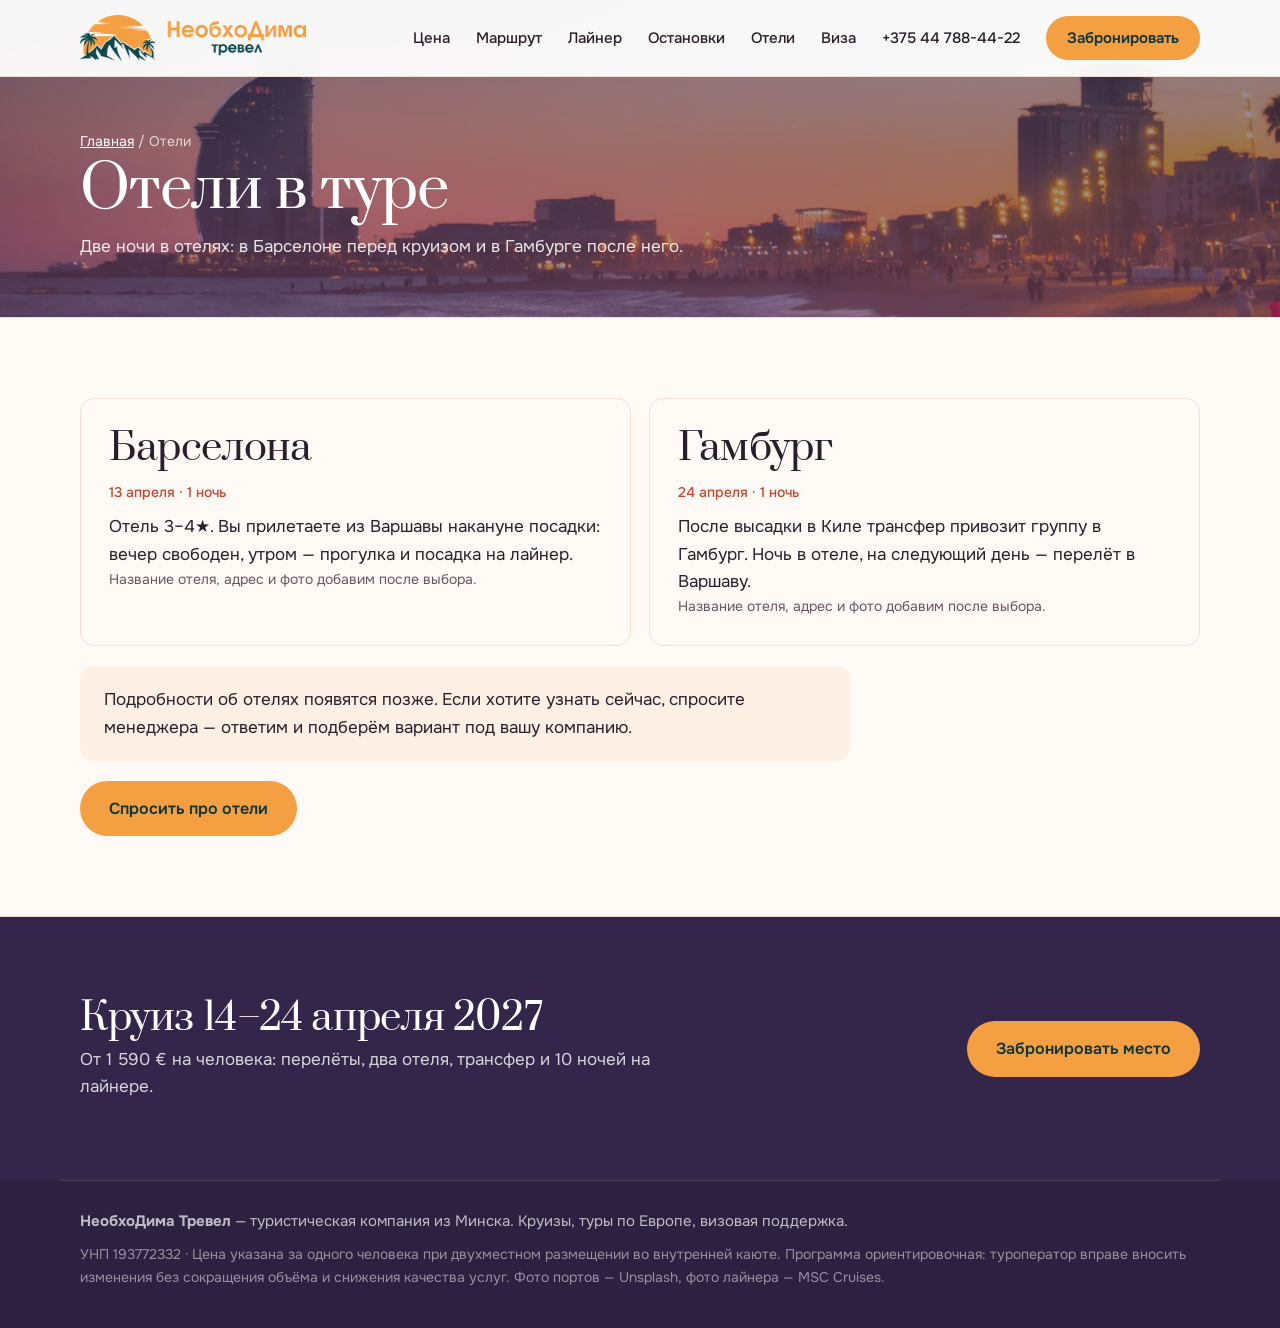
<file: otel.html>
<!DOCTYPE html>
<html lang="ru">
<head>
<meta charset="utf-8">
<meta name="robots" content="noindex, nofollow">
<meta name="viewport" content="width=device-width, initial-scale=1, viewport-fit=cover">
<meta name="theme-color" content="#0E484F">
<title>Отели в Барселоне и Гамбурге | НеобхоДима Тревел</title>
<link rel="icon" type="image/png" href="img/favicon.png">
<meta name="description" content="Два отеля в туре: ночь в Барселоне перед круизом и ночь в Гамбурге после. Информация об отелях уточняется.">
<link rel="preconnect" href="https://fonts.googleapis.com">
<link rel="preconnect" href="https://fonts.gstatic.com" crossorigin>
<link href="https://fonts.googleapis.com/css2?family=Prata&family=Onest:wght@400;500;600&display=swap" rel="stylesheet">
<link rel="stylesheet" href="style.css?v=8">
<link rel="stylesheet" href="rich.css?v=5">
<link rel="stylesheet" href="brand.css?v=6">
<link rel="stylesheet" href="inner.css?v=1">
<link rel="stylesheet" href="sunset.css?v=5">
</head>
<body class="inner">
<a class="skip" href="#main">К содержимому</a>
<header class="top" id="top">
  <div class="top-in">
    <a class="logo" href="index.html" aria-label="НеобхоДима Тревел"><img class="logo-l" src="img/logo-light.png" alt="" width="640" height="125"><img class="logo-d" src="img/logo.png" alt="НеобхоДима Тревел" width="640" height="125"></a>
    <nav class="nav" aria-label="Разделы">
      <a href="index.html#vklyucheno">Цена</a>
      <a href="index.html#marshrut">Маршрут</a>
      <a href="liner.html">Лайнер</a>
      <a href="ostanovki.html">Остановки</a>
      <a href="otel.html">Отели</a>
      <a href="index.html#viza">Виза</a>
    </nav>
    <a class="top-phone" href="tel:+375447884422">+375 44 788-44-22</a>
    <a class="btn btn-sm btn-gold top-cta" href="index.html#zayavka">Забронировать</a>
  </div>
</header>
<main id="main" tabindex="-1">

<section class="ihero" style="--bg-img:url(img/port-barcelona.jpg)">
  <div class="wrap"><p class="crumbs"><a href="index.html">Главная</a> / Отели</p>
    <h1>Отели в туре</h1>
    <p class="lead">Две ночи в отелях: в Барселоне перед круизом и в Гамбурге после него.</p>
  </div>
</section>
<section class="sec">
  <div class="wrap">
    <div class="cols2">
      <article class="hotel"><h2>Барселона</h2><p class="when">13 апреля · 1 ночь</p><p>Отель 3–4★. Вы прилетаете из Варшавы накануне посадки: вечер свободен, утром — прогулка и посадка на лайнер.</p><p class="small">Название отеля, адрес и фото добавим после выбора.</p></article>
      <article class="hotel"><h2>Гамбург</h2><p class="when">24 апреля · 1 ночь</p><p>После высадки в Киле трансфер привозит группу в Гамбург. Ночь в отеле, на следующий день — перелёт в Варшаву.</p><p class="small">Название отеля, адрес и фото добавим после выбора.</p></article>
    </div>
    <p class="note-box">Подробности об отелях появятся позже. Если хотите узнать сейчас, спросите менеджера — ответим и подберём вариант под вашу компанию.</p>
    <a class="btn btn-gold" href="index.html#zayavka">Спросить про отели</a>
  </div>
</section>

<section class="sec dark"><div class="wrap cta-band"><div><h2>Круиз 14–24 апреля 2027</h2><p class="lead">От 1 590 € на человека: перелёты, два отеля, трансфер и 10 ночей на лайнере.</p></div><a class="btn btn-gold" href="index.html#zayavka">Забронировать место</a></div></section>
</main>
<footer class="foot">
  <div class="wrap">
    <p><b>НеобхоДима Тревел</b> — туристическая компания из Минска. Круизы, туры по Европе, визовая поддержка.</p>
    <p class="small">УНП 193772332 · Цена указана за одного человека при двухместном размещении во внутренней каюте. Программа ориентировочная: туроператор вправе вносить изменения без сокращения объёма и снижения качества услуг. Фото портов — Unsplash, фото лайнера — MSC Cruises.</p>
  </div>
</footer>
<nav class="mbar" aria-label="Быстрые действия">
  <a href="tel:+375447884422">Позвонить</a>
  <a href="https://t.me/+375447884422" target="_blank" rel="noopener">Telegram</a>
  <a class="mbar-main" href="index.html#zayavka">Забронировать</a>
</nav>
</body>
</html>
</file>
<file: style.css>
/* «Испания по морю» — дизайн v6 (06.11.2026), написан с нуля.
   Правило: один акцентный цвет (терракота). Фон тёплый белый, текст тёплый почти чёрный.
   Цвет и Испанию дают фотографии, а не интерфейс. Всё выровнено по левому краю одной сетки. */
:root{
  --bg:#FBF8F3; --bg2:#F3ECE2; --ink:#1F1B16; --muted:#6E655C; --line:#E4DACD;
  --accent:#B4472F; --accent-d:#963A26; --dark:#1F1B16;
  --head:"Prata",Georgia,serif; --body:"Onest",system-ui,sans-serif;
  --r:14px; --pad:20px; --max:1160px;
}
*,*:before,*:after{box-sizing:border-box}
*{margin:0;padding:0}
html{scroll-behavior:smooth;scroll-padding-top:76px;-webkit-text-size-adjust:100%}
@media (prefers-reduced-motion:reduce){html{scroll-behavior:auto}*{animation:none!important;transition:none!important}}
body{font-family:var(--body);font-size:17px;line-height:1.6;color:var(--ink);background:var(--bg);-webkit-font-smoothing:antialiased;padding-bottom:60px}
img,video{display:block;max-width:100%;height:auto}
a{color:var(--accent)}
button,input,textarea{font:inherit;color:inherit}
:focus-visible{outline:3px solid var(--accent);outline-offset:3px;border-radius:6px}
.wrap{width:100%;max-width:var(--max);margin:0 auto;padding:0 var(--pad)}
.skip{position:absolute;left:12px;top:-60px;z-index:100;background:var(--accent);color:#fff;padding:12px 18px;border-radius:10px;text-decoration:none}
.skip:focus{top:10px}

/* типографика: одна шкала */
h1,h2,h3{font-family:var(--head);font-weight:400;color:var(--ink);line-height:1.12;text-wrap:balance}
h1{font-size:clamp(34px,5vw,60px);letter-spacing:-.015em}
h2{font-size:clamp(30px,4vw,46px);letter-spacing:-.01em;margin-bottom:12px}
h3{font-size:22px;margin-bottom:6px}
.num,.price b,.ship-facts b,.contact-phone a,.steps li:before{font-family:var(--body);font-weight:600;letter-spacing:-.02em}
h1 .num,h2 .num{font-weight:500}
.lead{font-size:18px;color:var(--muted);max-width:58ch}
.small{font-size:14px;color:var(--muted)}

/* кнопки: акцент только здесь */
.btn{display:inline-flex;align-items:center;justify-content:center;min-height:52px;padding:14px 28px;border-radius:999px;font-weight:600;font-size:16px;text-decoration:none;border:1.5px solid transparent;cursor:pointer;white-space:nowrap;transition:background-color .2s,color .2s,border-color .2s}
.btn-sm{min-height:42px;padding:9px 20px;font-size:15px}
.btn-gold{background:var(--accent);color:#fff}
.btn-gold:hover{background:var(--accent-d)}
.btn-ghost{background:transparent;color:var(--ink);border-color:var(--ink)}
.btn-ghost:hover{background:var(--ink);color:#fff}
.btn-navy{background:var(--ink);color:#fff}
.btn-navy:hover{background:#3A332B}
.btn-block{display:flex;width:100%}

/* шапка: всегда светлая */
.top{position:fixed;inset:0 0 auto;z-index:50;background:rgba(251,248,243,.94);backdrop-filter:blur(8px);border-bottom:1px solid transparent;transition:border-color .2s}
.top.solid{border-bottom-color:var(--line)}
.top-in{display:flex;align-items:center;gap:26px;height:64px;max-width:var(--max);margin:0 auto;padding:0 var(--pad)}
.logo{font-family:var(--head);font-size:22px;color:var(--ink);text-decoration:none;margin-right:auto}
.nav{display:none;gap:26px}
.nav a,.top-phone{color:var(--ink);text-decoration:none;font-size:15px;font-weight:500}
.nav a:hover{color:var(--accent)}
.top-phone,.top-cta{display:none}
@media (min-width:1000px){.nav,.top-phone{display:flex}.top-cta{display:inline-flex}.top-in{height:76px}}

/* первый экран: текст слева на светлом, фото справа. Порядок: что → сколько → что сделать */
.hero{display:flex;flex-direction:column;padding-top:64px;background:var(--bg)}
.hero-text{order:2;padding:28px var(--pad) 40px}
.hero-media{order:1;position:relative;margin:0;height:38vh;min-height:230px;overflow:hidden}
.hero-media img{width:100%;height:100%;object-fit:cover;object-position:30% 55%}
.hero-media figcaption{position:absolute;left:14px;bottom:12px;right:14px;font-size:13px;color:#fff;text-shadow:0 1px 8px rgba(0,0,0,.6)}
.kicker{font-size:14px;font-weight:500;color:var(--muted);margin-bottom:14px}
.sub{font-size:18px;color:var(--muted);max-width:42ch;margin:18px 0 26px}
.price{display:flex;flex-wrap:wrap;align-items:baseline;gap:2px 10px;margin-bottom:22px}
.price-from{font-size:18px;color:var(--muted)}
.price b{font-size:44px;line-height:1;color:var(--accent)}
.price-note{flex-basis:100%;font-size:14px;color:var(--muted)}
.hero-cta{display:flex;flex-wrap:wrap;gap:12px}
.hero-cta .btn{flex:1 1 210px}
.trust{margin-top:18px;font-size:14px;color:var(--muted);padding-left:22px;position:relative}
.trust:before{content:"";position:absolute;left:0;top:5px;width:12px;height:12px;border-radius:50%;background:var(--accent)}
@media (min-width:900px){
  .hero{display:grid;grid-template-columns:minmax(0,1fr) minmax(0,1fr);min-height:100vh;min-height:100svh;padding-top:76px}
  .hero-text{order:1;align-self:center;justify-self:end;width:100%;max-width:calc(var(--max) / 2 + 20px);padding:48px clamp(32px,4vw,64px) 48px var(--pad)}
  .hero-media{order:2;height:auto;min-height:100%}
  .hero-media img{position:absolute;inset:0}
}

/* полоса азулежу: одна, в цвете акцента, тонкая */
.tiles{height:22px;background:url("data:image/svg+xml,%3Csvg xmlns='http://www.w3.org/2000/svg' width='22' height='22' viewBox='0 0 22 22'%3E%3Cpath d='M11 2 20 11 11 20 2 11Z' fill='none' stroke='%23B4472F' stroke-width='1.2'/%3E%3Ccircle cx='11' cy='11' r='2.2' fill='%23B4472F'/%3E%3C/svg%3E") repeat-x center/22px 22px;opacity:.55;margin:0 auto;max-width:var(--max)}

/* секции */
.sec{padding:72px 0}
.sec-sand{background:var(--bg2)}
@media (min-width:900px){.sec{padding:112px 0}}

/* цена */
.price-head{display:flex;flex-wrap:wrap;align-items:baseline;gap:4px 16px}
.price-head h2{margin:0}
.price-head .lead{margin:0}
.price-head .num{color:var(--accent)}
.incl-tiles{list-style:none;display:grid;grid-template-columns:1fr 1fr;gap:1px;background:var(--line);border:1px solid var(--line);border-radius:var(--r);overflow:hidden;margin:32px 0 24px}
.incl-tiles li{background:var(--bg);padding:22px 20px;display:flex;flex-direction:column;gap:4px}
.incl-tiles svg{width:30px;height:30px;color:var(--accent);margin-bottom:10px}
.incl-tiles b{font-size:18px}
.incl-tiles span{font-size:14.5px;color:var(--muted);line-height:1.45}
.incl-tiles .big{grid-column:span 2}
@media (min-width:900px){.incl-tiles{grid-template-columns:repeat(5,1fr)}.incl-tiles .big{grid-column:auto}}
.extra{display:flex;flex-wrap:wrap;align-items:center;justify-content:space-between;gap:16px}
.extra p{color:var(--muted);max-width:62ch}
.extra b{color:var(--ink)}

/* почему мы: список в две колонки, без карточек */
.why{display:grid;gap:0 48px;margin-top:28px}
.why article{padding:22px 0;border-top:1px solid var(--line)}
.why p{color:var(--muted)}
@media (min-width:760px){.why{grid-template-columns:1fr 1fr}}

/* маршрут */
.route-head{display:flex;align-items:flex-end;justify-content:space-between;gap:20px}
.route-arrows{display:none;gap:10px}
.arrow{width:50px;height:50px;border-radius:50%;border:1.5px solid var(--ink);background:transparent;font-size:19px;cursor:pointer;transition:background-color .2s,color .2s}
.arrow:hover{background:var(--ink);color:#fff}
@media (min-width:760px){.route-arrows{display:flex}}
.days{display:flex;gap:6px;overflow-x:auto;scroll-snap-type:x mandatory;margin:26px calc(var(--pad) * -1) 28px;padding:2px var(--pad) 8px;scrollbar-width:thin;overscroll-behavior-x:contain}
.days button{flex:none;scroll-snap-align:start;min-height:50px;padding:7px 14px;border-radius:10px;border:1px solid var(--line);background:var(--bg);text-align:left;cursor:pointer;transition:background-color .2s,border-color .2s,color .2s}
.days button small{display:block;font-size:12px;color:var(--muted)}
.days button span{font-weight:600;font-size:15px}
.days button:hover{border-color:var(--ink)}
.days button[aria-selected="true"]{background:var(--ink);border-color:var(--ink);color:#fff}
.days button[aria-selected="true"] small{color:rgba(255,255,255,.7)}
.voyage{display:grid;gap:28px}
.voyage-view{display:grid;gap:22px}
.big-porthole{width:min(84vw,400px);justify-self:center}
.day-card{min-height:0}
.day-body .when{font-size:14px;font-weight:500;color:var(--accent)}
.day-body h3{font-size:clamp(30px,4vw,40px);margin:4px 0 2px}
.day-body .meta{font-size:15px;color:var(--muted);margin-bottom:14px}
.day-body .lead2{font-size:18px;margin-bottom:16px;max-width:46ch}
.day-body dl{display:grid;gap:10px}
.day-body dt{font-size:13.5px;font-weight:600;color:var(--ink)}
.day-body dd{font-size:15.5px;color:var(--muted)}
.voyage-map{position:relative}
.map{display:block;width:100%;height:auto;border-radius:var(--r);border:1px solid var(--line)}
.map .pin{cursor:pointer}
.map .pin .dot{fill:var(--ink);stroke:#fff;stroke-width:3;transition:fill .2s}
.map .pin .pulse{fill:var(--accent);opacity:0;transform-box:fill-box;transform-origin:center}
.map .pin.on .dot,.map .pin:hover .dot,.map .pin:focus-visible .dot{fill:var(--accent)}
.map .pin.on .pulse{opacity:.4;animation:pin 1.8s ease-out infinite}
@keyframes pin{from{transform:scale(.8);opacity:.5}to{transform:scale(2.4);opacity:0}}
.map .pin:focus{outline:none}
.map .num{font:700 11px Onest,sans-serif;fill:#fff;pointer-events:none}
.map .lbl{font:600 22px Onest,sans-serif;fill:var(--ink);paint-order:stroke;stroke:#F6F0E7;stroke-width:5px;stroke-linejoin:round}
.map-hint{margin-top:8px}
.route-note{margin-top:22px}
@media (min-width:900px){
  .voyage{grid-template-columns:minmax(0,.8fr) minmax(0,1.2fr);gap:56px;align-items:start}
  .voyage-view{grid-template-columns:minmax(0,1fr) minmax(0,1fr);gap:36px;align-items:center}
  .big-porthole{width:100%;max-width:440px}
}

/* иллюминатор */
.ph{position:relative;aspect-ratio:1;width:100%;filter:drop-shadow(0 18px 28px rgba(31,27,22,.28))}
.ph-frame{position:absolute;inset:0;width:100%;height:100%;z-index:2;pointer-events:none}
.ph-glass{position:absolute;left:14%;top:14%;width:72%;height:72%;border-radius:50%;overflow:hidden;background:#2A2520}
.ph-glass img,.ph-glass video{position:absolute;inset:0;width:100%;height:100%;object-fit:cover}
.ph-glass:before{content:"";position:absolute;inset:0;border-radius:50%;z-index:3;box-shadow:inset 0 10px 26px rgba(0,0,0,.45),inset 0 -6px 16px rgba(0,0,0,.2)}
.ph-glass .layer{opacity:0;transition:opacity .7s ease}
.ph-glass .layer.on{opacity:1}
.ph-glass img.layer.on{animation:kb 14s ease-out forwards}
@keyframes kb{from{transform:scale(1.15)}to{transform:scale(1)}}
.ph-glare{position:absolute;inset:0;z-index:4;border-radius:50%;pointer-events:none;background:radial-gradient(ellipse 60% 36% at 30% 16%,rgba(255,255,255,.38),rgba(255,255,255,0) 70%)}
.ph-win{position:absolute;z-index:4;left:16%;top:12%;width:40%;height:26%;border-radius:8% 14% 10% 12%;transform:rotate(-14deg) skewX(-10deg);pointer-events:none;background:linear-gradient(135deg,rgba(255,255,255,.26),rgba(255,255,255,.03) 70%)}
.ph-drop{position:absolute;z-index:4;aspect-ratio:1;border-radius:50%;pointer-events:none;background:radial-gradient(circle at 32% 28%,rgba(255,255,255,.95) 0 14%,rgba(255,255,255,.22) 30%,rgba(255,255,255,.03) 70%);box-shadow:0 1px 2px rgba(0,0,0,.35)}

/* лайнер */
.ship-intro{display:block}
.ship-facts{list-style:none;display:grid;grid-template-columns:1fr 1fr;gap:18px 24px;margin:28px 0 32px}
.ship-facts li{border-top:1px solid var(--ink);padding-top:10px}
.ship-facts b{display:block;font-size:30px;line-height:1.1}
.ship-facts span{font-size:14px;color:var(--muted)}
@media (min-width:760px){.ship-facts{grid-template-columns:repeat(4,1fr)}}
.gallery{display:grid;gap:10px}
.gallery figure{position:relative;border-radius:var(--r);overflow:hidden;margin:0}
.gallery img{width:100%;height:100%;object-fit:cover;aspect-ratio:3/2}
.gallery figcaption{position:absolute;left:0;right:0;bottom:0;padding:30px 14px 12px;background:linear-gradient(transparent,rgba(31,27,22,.75));color:#fff;font-size:14.5px;font-weight:500}
@media (min-width:760px){.gallery{grid-template-columns:repeat(4,1fr);grid-auto-rows:210px}.gallery img{aspect-ratio:auto}.g-big{grid-column:span 2;grid-row:span 2}}
.cabin{display:grid;gap:20px;margin-top:44px;align-items:center}
.cabin img{width:100%;border-radius:var(--r)}
.cabin p{color:var(--muted);margin-top:8px;max-width:52ch}
@media (min-width:760px){.cabin{grid-template-columns:1fr 1fr;gap:48px}}

/* вопросы перед первым круизом */
.know{display:grid;gap:0 48px;margin-top:26px}
.know article{padding:20px 0;border-top:1px solid var(--line)}
.know h3{font-size:20px}
.know p{color:var(--muted);font-size:16px}
@media (min-width:760px){.know{grid-template-columns:1fr 1fr}}
@media (min-width:1050px){.know{grid-template-columns:repeat(3,1fr)}}

/* виза */
.visa{display:grid;gap:32px}
.steps{list-style:none;counter-reset:s;margin:24px 0 16px}
.steps li{counter-increment:s;position:relative;padding:0 0 18px 52px;min-height:44px}
.steps li:before{content:counter(s);position:absolute;left:0;top:0;width:38px;height:38px;border-radius:50%;border:1.5px solid var(--accent);color:var(--accent);display:grid;place-items:center;font-size:16px}
.steps b{display:block;font-weight:600}
.steps span{color:var(--muted);font-size:15.5px}
.award{border:1px solid var(--line);border-radius:var(--r);padding:28px;align-self:start;background:var(--bg)}
.award-mark{width:52px;height:52px;margin-bottom:14px;border-radius:50%;display:grid;place-items:center;background:var(--accent);color:#fff;font-size:22px}
.award b{display:block;font-family:var(--head);font-weight:400;font-size:22px}
.award span{display:block;color:var(--muted);margin:6px 0 20px}
@media (min-width:900px){.visa{grid-template-columns:1.4fr .6fr;gap:64px}}

/* FAQ */
.faq{margin-top:22px;max-width:820px;border-top:1px solid var(--line)}
.faq details{border-bottom:1px solid var(--line)}
.faq summary{list-style:none;cursor:pointer;padding:18px 44px 18px 0;font-weight:600;position:relative;min-height:44px}
.faq summary::-webkit-details-marker{display:none}
.faq summary:after{content:"+";position:absolute;right:4px;top:50%;transform:translateY(-50%);font-size:24px;color:var(--accent);transition:transform .2s}
.faq details[open] summary:after{transform:translateY(-50%) rotate(45deg)}
.faq p{padding:0 0 18px;color:var(--muted);max-width:64ch}

/* заявка: единственный тёмный блок */
.final{background:var(--dark);color:#fff}
.final h2{color:#fff}
.final .lead,.final .small{color:rgba(255,255,255,.72)}
.final-grid{display:grid;gap:32px}
.contact-phone{margin:22px 0 4px}
.contact-phone a{font-size:30px;color:#fff;text-decoration:none}
.msgs{display:flex;flex-wrap:wrap;gap:10px;margin-top:18px}
.msgs a{color:#fff;text-decoration:none;border:1.5px solid rgba(255,255,255,.4);border-radius:999px;padding:10px 20px;min-height:44px;display:inline-flex;align-items:center}
.msgs a:hover{background:rgba(255,255,255,.1)}
.form{background:var(--bg);color:var(--ink);border-radius:var(--r);padding:24px}
.form .small{color:var(--muted)}
.field{margin-bottom:14px;border:0}
.field label,.field legend{display:block;font-weight:600;font-size:15px;margin-bottom:6px}
.opt{font-weight:400;color:var(--muted)}
.field input[type=text],.field input[type=tel],.field textarea{width:100%;min-height:50px;padding:12px 14px;border:1px solid #CFC3B3;border-radius:10px;background:#fff}
.field input:focus-visible,.field textarea:focus-visible{outline:3px solid rgba(180,71,47,.3);outline-offset:1px;border-color:var(--accent)}
.radios{display:flex;flex-wrap:wrap;gap:4px 20px}
.radios label{display:inline-flex;align-items:center;gap:8px;font-weight:400;min-height:44px}
.radios input{accent-color:var(--accent)}
.hp{position:absolute;left:-9999px}
.agree{margin-top:10px}
.form-msg{margin-top:10px;font-size:15px}
.form-msg.ok{color:#1B7A46}.form-msg.err{color:#B3261E}
@media (min-width:900px){.final-grid{grid-template-columns:1fr 1fr;gap:64px;align-items:start}.form{padding:34px}}

.foot{background:var(--dark);color:rgba(255,255,255,.7);padding:0 0 40px;font-size:15px}
.foot .wrap{border-top:1px solid rgba(255,255,255,.12);padding-top:28px}
.foot p+p{margin-top:10px}
.foot .small{color:rgba(255,255,255,.5)}

/* нижняя панель на телефоне */
.mbar{position:fixed;left:0;right:0;bottom:0;z-index:60;display:grid;grid-template-columns:1fr 1fr 1.3fr;background:var(--bg);border-top:1px solid var(--line);padding-bottom:env(safe-area-inset-bottom)}
.mbar a{display:flex;align-items:center;justify-content:center;min-height:56px;font-weight:600;font-size:15px;color:var(--ink);text-decoration:none}
.mbar .mbar-main{background:var(--accent);color:#fff}
@media (min-width:1000px){.mbar{display:none}body{padding-bottom:0}}

/* правки после просмотра v6 */
@media (min-width:900px){
  .hero{grid-template-columns:minmax(0,1.1fr) minmax(0,.9fr)}
  .hero h1{font-size:clamp(36px,3.5vw,54px)}
  /* маршрут: слева иллюминатор над текстом дня, справа карта */
  .voyage{grid-template-columns:minmax(0,1fr) minmax(0,1fr);gap:56px}
  .voyage-view{grid-template-columns:1fr;gap:28px;align-items:start}
  .big-porthole{width:100%;max-width:400px;justify-self:start}
}

/* v7: без иллюминатора, плотнее */
.sec{padding:56px 0}
@media (min-width:900px){.sec{padding:80px 0}}
h2{font-size:clamp(28px,3vw,38px)}
.lead{font-size:17px}
.incl-tiles{margin:24px 0 18px}
.incl-tiles li{padding:16px 16px}
.incl-tiles svg{width:26px;height:26px;margin-bottom:6px}
.incl-tiles b{font-size:16.5px}
.incl-tiles span{font-size:14px}
.why article,.know article{padding:16px 0}
.know h3,.why h3{font-size:19px}
.days{margin:20px calc(var(--pad) * -1) 20px}
.day-photo{position:relative;margin:0;aspect-ratio:4/3;border-radius:var(--r);overflow:hidden;background:var(--bg2)}
.day-photo .layer{position:absolute;inset:0;width:100%;height:100%;object-fit:cover;opacity:0;transition:opacity .6s ease}
.day-photo .layer.on{opacity:1}
.day-body h3{font-size:clamp(26px,3vw,34px)}
.day-body .lead2{font-size:17px}
@media (min-width:900px){
  .voyage{grid-template-columns:minmax(0,.75fr) minmax(0,1.25fr);gap:40px}
  .voyage-map{order:0}
  .voyage-view{grid-template-columns:minmax(0,1.15fr) minmax(0,.85fr);gap:28px;align-items:start}
  .map .lbl{font-size:26px}
}
.ship-facts{margin:20px 0 24px}
.gallery{grid-auto-rows:180px}
.cabin{margin-top:32px}
@media (min-width:900px){
  .voyage{grid-template-columns:minmax(0,1.3fr) minmax(0,.7fr);gap:36px}
  .voyage-view{grid-template-columns:1fr;gap:22px}
  .day-photo{aspect-ratio:16/9}
  .day-body{display:grid;grid-template-columns:1fr 1fr;gap:4px 32px;align-items:start}
  .day-body > p,.day-body > h3{grid-column:1}
  .day-body dl{grid-column:2;grid-row:1 / span 5}
  .map .lbl{font-size:24px}
}
</file>
<file: rich.css>
/* Насыщенная версия (06.11): видео-первый экран, карточка брони, туристы, день на борту, отзывы, ритм цветных секций.
   Подключается после style.css. Палитра та же: терракота — единственный акцент, плюс тёмный и песочный фоны. */

.btn-light{background:rgba(255,255,255,.14);color:#fff;border-color:rgba(255,255,255,.7);backdrop-filter:blur(6px)}
.btn-light:hover{background:#fff;color:var(--ink)}
.sec-head{margin-bottom:28px}
.sec-head .lead{margin-top:4px}

/* шапка поверх видео: прозрачная, пока не прокрутили */
.top:not(.solid){background:transparent;backdrop-filter:none}
.top:not(.solid) .logo,.top:not(.solid) .nav a,.top:not(.solid) .top-phone{color:#fff}

/* 1. первый экран */
.vhero{position:relative;min-height:100vh;min-height:100svh;color:#fff;overflow:hidden;display:flex;flex-direction:column;justify-content:flex-end;background:#2A2520}
.vhero-video{position:absolute;inset:0;width:100%;height:100%;object-fit:cover}
.vhero-shade{position:absolute;inset:0;background:
  linear-gradient(180deg,rgba(20,16,12,.55) 0,rgba(20,16,12,0) 22%),
  linear-gradient(90deg,rgba(20,16,12,.72) 0,rgba(20,16,12,.35) 45%,rgba(20,16,12,0) 70%),
  linear-gradient(0deg,rgba(20,16,12,.6) 0,rgba(20,16,12,0) 40%)}
.vhero-in{position:relative;z-index:2;width:100%;max-width:var(--max);margin:0 auto;padding:110px var(--pad) 56px;display:grid;gap:28px;align-items:end}
.vhero h1{color:#fff;font-size:clamp(34px,4.4vw,58px);line-height:1.14;max-width:15ch;text-shadow:0 2px 24px rgba(0,0,0,.25)}
.vhero .kicker{color:rgba(255,255,255,.85)}
.vhero .sub{color:rgba(255,255,255,.9);max-width:44ch}
.vhero .trust{color:rgba(255,255,255,.85);padding-left:0;margin-top:20px}
.vhero .trust:before{display:none}
.vhero .trust b{color:#fff;margin-right:6px}
.vhero-cap{position:absolute;z-index:2;right:16px;bottom:12px;font-size:12px;color:rgba(255,255,255,.7)}
.book-card{background:var(--bg);color:var(--ink);border-radius:18px;padding:24px;box-shadow:0 24px 60px rgba(0,0,0,.35)}
.bc-dates{font-size:14px;color:var(--muted)}
.bc-price{margin:6px 0 2px;display:flex;align-items:baseline;gap:8px}
.bc-price span{color:var(--muted)}
.bc-price b{font-family:var(--body);font-weight:600;font-size:42px;letter-spacing:-.02em;color:var(--accent);line-height:1}
.bc-note{font-size:14px;color:var(--muted);margin-bottom:14px}
.bc-list{list-style:none;margin:0 0 18px;border-top:1px solid var(--line)}
.bc-list li{position:relative;padding:9px 0 9px 26px;border-bottom:1px solid var(--line);font-size:15px}
.bc-list li:before{content:"";position:absolute;left:2px;top:15px;width:12px;height:7px;border-left:2px solid var(--accent);border-bottom:2px solid var(--accent);transform:rotate(-45deg)}
.bc-tg{display:block;text-align:center;margin-top:12px;font-size:15px;color:var(--ink)}
@media (min-width:960px){
  .vhero-in{grid-template-columns:minmax(0,1fr) 380px;gap:56px;padding-bottom:72px}
}

/* 2. наши туристы: тёмная секция с мозаикой */
.dark{background:var(--dark);color:#fff}
.dark h2{color:#fff}
.dark .lead{color:rgba(255,255,255,.72)}
.mosaic{display:grid;grid-template-columns:1fr 1fr;gap:10px}
.mosaic figure{position:relative;margin:0;border-radius:var(--r);overflow:hidden;aspect-ratio:3/4;background:#2A2520}
.mosaic img,.mosaic video{position:absolute;inset:0;width:100%;height:100%;object-fit:cover}
.mosaic figcaption{position:absolute;left:0;right:0;bottom:0;padding:34px 12px 10px;background:linear-gradient(transparent,rgba(0,0,0,.7));font-size:13.5px;line-height:1.35}
@media (min-width:760px){
  .mosaic{grid-template-columns:repeat(4,1fr);grid-auto-rows:220px}
  .mosaic figure{aspect-ratio:auto}
  .mosaic .m-tall{grid-row:span 2}
}

/* 4. маршрут: карта и фото одного размера, текст под ними */
.rt{display:grid;gap:12px;margin-bottom:24px}
.rt-map .map{height:100%;width:100%;object-fit:cover;aspect-ratio:4/5;border-radius:var(--r)}
.rt-photo{aspect-ratio:4/5}
@media (min-width:760px){.rt{grid-template-columns:1fr 1fr;gap:16px}.rt-map .map,.rt-photo{aspect-ratio:auto;height:560px}}
@media (min-width:1100px){.rt{grid-template-columns:.8fr 1.2fr}}
.day-card .day-body{display:grid;gap:4px 40px}
@media (min-width:900px){.day-card .day-body{grid-template-columns:1fr 1fr}}
.route .days button{background:var(--bg)}

/* 5. один день круиза: лента карточек одинакового размера */
.dayline{list-style:none;display:grid;grid-auto-flow:column;grid-auto-columns:minmax(220px,1fr);gap:14px;overflow-x:auto;scroll-snap-type:x mandatory;padding-bottom:8px;margin:0 calc(var(--pad) * -1);padding-left:var(--pad);padding-right:var(--pad)}
.dayline li{scroll-snap-align:start}
.dayline figure{position:relative;margin:0 0 12px;aspect-ratio:3/4;border-radius:var(--r);overflow:hidden;background:var(--bg2)}
.dayline img,.dayline video{position:absolute;inset:0;width:100%;height:100%;object-fit:cover}
.dayline time{display:block;font-size:14px;font-weight:600;color:var(--accent)}
.dayline b{display:block;font-size:17px;margin:2px 0}
.dayline span{font-size:14.5px;color:var(--muted)}
@media (min-width:1100px){.dayline{margin:0;padding:0;overflow:visible}}

/* 6. отзывы: секция в цвете акцента */
.accent{background:var(--accent);color:#fff}
.accent h2{color:#fff}
.accent .lead{color:rgba(255,255,255,.85)}
.rev-head{display:flex;flex-wrap:wrap;align-items:flex-end;justify-content:space-between;gap:20px;margin-bottom:28px}
.rating{display:grid;grid-template-columns:auto auto;align-items:center;gap:0 12px;color:#fff;text-decoration:none;background:rgba(0,0,0,.14);border-radius:var(--r);padding:14px 20px}
.rating b{font-family:var(--body);font-weight:600;font-size:44px;line-height:1;grid-row:span 2}
.rating span{font-size:18px;letter-spacing:2px;color:#FFD9A0}
.rating small{font-size:14px;color:rgba(255,255,255,.85);text-decoration:underline}
.reviews{display:grid;grid-auto-flow:column;grid-auto-columns:minmax(280px,1fr);gap:14px;overflow-x:auto;scroll-snap-type:x mandatory;margin:0 calc(var(--pad) * -1);padding:0 var(--pad) 8px}
.reviews figure{scroll-snap-align:start;margin:0;background:var(--bg);color:var(--ink);border-radius:var(--r);padding:22px;display:flex;flex-direction:column;justify-content:space-between;gap:16px}
.reviews blockquote{font-size:16px;line-height:1.55}
.reviews figcaption{font-size:14px;color:var(--muted);font-weight:500}
@media (min-width:1100px){.reviews{grid-auto-columns:minmax(0,1fr);margin:0;padding:0;overflow:visible}}

/* 9. FAQ — две колонки */
.faq{max-width:none}
@media (min-width:900px){.faq{columns:2;column-gap:48px}.faq details{break-inside:avoid}}

/* плавающая плашка брони на компьютере */
.stick{position:fixed;z-index:55;right:24px;bottom:24px;display:none;align-items:center;gap:16px;background:var(--ink);color:#fff;text-decoration:none;border-radius:999px;padding:8px 8px 8px 22px;box-shadow:0 12px 30px rgba(0,0,0,.3);opacity:0;transform:translateY(16px);transition:opacity .3s,transform .3s;pointer-events:none}
.stick b{color:#FFD9A0;font-weight:600}
.stick i{font-style:normal;background:var(--accent);border-radius:999px;padding:10px 18px;font-weight:600}
.stick.on{opacity:1;transform:none;pointer-events:auto}
@media (min-width:1000px){.stick{display:flex}}
.route .days button[aria-selected="true"]{background:var(--ink);border-color:var(--ink);color:#fff}
@media (min-width:1100px){.dayline{grid-auto-columns:minmax(0,1fr)}}

/* ===== v9: компактнее и конкретнее ===== */
.row-head{display:flex;flex-wrap:wrap;align-items:flex-end;justify-content:space-between;gap:8px 32px}
.row-head h2{margin:0}
.row-head .lead{max-width:44ch}
/* туристы: лента из 6 одинаковых небольших карточек */
.strip{display:grid;grid-auto-flow:column;grid-auto-columns:minmax(150px,1fr);gap:10px;overflow-x:auto;scroll-snap-type:x mandatory;margin:0 calc(var(--pad) * -1);padding:0 var(--pad) 6px}
.strip figure{scroll-snap-align:start;position:relative;margin:0;aspect-ratio:3/4;border-radius:12px;overflow:hidden;background:#2A2520}
.strip img,.strip video{position:absolute;inset:0;width:100%;height:100%;object-fit:cover}
.strip figcaption{position:absolute;left:0;right:0;bottom:0;padding:24px 10px 8px;background:linear-gradient(transparent,rgba(0,0,0,.7));font-size:13px}
@media (min-width:1100px){.strip{grid-auto-columns:minmax(0,1fr);margin:0;padding:0;overflow:visible}}
/* цена: две таблицы */
.ptable{display:grid;gap:16px}
.pcol{border:1px solid var(--line);border-radius:var(--r);padding:20px;background:#fff}
.pcol h3{font-family:var(--body);font-weight:600;font-size:17px;margin-bottom:10px}
.pcol table{width:100%;border-collapse:collapse;font-size:15px}
.pcol td{padding:9px 8px 9px 0;border-top:1px solid var(--line);vertical-align:top}
.pcol td:first-child{color:var(--muted);white-space:nowrap;width:1%}
.pin-yes td.ok{color:#1B7A46;font-weight:600;white-space:nowrap;text-align:right}
.pin-yes td.ok:before{content:"✓ "}
.pin-no{background:var(--bg2)}
.pin-no td:first-child{color:var(--ink);white-space:normal;width:auto}
.pin-no td:last-child{color:var(--muted);text-align:right}
.pin-no .btn{margin-top:16px}
@media (min-width:900px){.ptable{grid-template-columns:1.5fr 1fr}}
/* фото маршрута меньше */
@media (min-width:760px){.rt-map .map,.rt-photo{height:440px}}
/* порты */
.pgrid{list-style:none;display:grid;grid-template-columns:1fr 1fr;gap:12px}
.pgrid li{border:1px solid var(--line);border-radius:12px;overflow:hidden;background:#fff}
.pgrid img{width:100%;aspect-ratio:16/10;object-fit:cover}
.pgrid div{padding:10px 12px 12px}
.pgrid b{display:block;font-size:16px}
.pgrid small{display:block;font-size:13px;color:var(--accent);margin:2px 0 4px}
.pgrid span{font-size:13.5px;color:var(--muted);line-height:1.4;display:block}
@media (min-width:900px){.pgrid{grid-template-columns:repeat(4,1fr)}}
/* лайнер: на борту */
.onboard{list-style:none;display:grid;grid-template-columns:1fr;gap:0 32px;margin-top:28px;border-top:1px solid var(--line)}
.onboard li{padding:12px 0;border-bottom:1px solid var(--line);display:grid;grid-template-columns:130px 1fr;gap:12px}
.onboard b{font-size:15.5px}
.onboard span{font-size:15px;color:var(--muted)}
@media (min-width:900px){.onboard{grid-template-columns:1fr 1fr}}
.gallery{grid-auto-rows:150px}
/* о компании */
.about{display:grid;gap:28px;align-items:center}
.about-photo{width:100%;max-height:440px;object-fit:cover;border-radius:var(--r)}
.about-facts{list-style:none;margin:20px 0;display:grid;gap:10px}
.about-facts li{display:grid;grid-template-columns:120px 1fr;gap:12px;align-items:baseline;border-top:1px solid var(--line);padding-top:10px}
.about-facts b{font-size:22px;font-weight:600;color:var(--accent)}
.about-facts span{color:var(--muted);font-size:15px}
.about-diplom{width:120px;border-radius:6px;box-shadow:0 6px 18px rgba(0,0,0,.15)}
@media (min-width:900px){.about{grid-template-columns:.8fr 1.2fr;gap:56px}}
/* отзывы: сетка 3 в ряд, текст обрезан, без пустот */
.rv-grid{grid-auto-flow:row;grid-template-columns:1fr;overflow:visible;margin:0;padding:0;gap:12px}
.rv-grid figure{padding:18px;gap:10px}
.rv-grid blockquote{font-size:15px;display:-webkit-box;-webkit-line-clamp:5;-webkit-box-orient:vertical;overflow:hidden}
@media (min-width:760px){.rv-grid{grid-template-columns:repeat(3,1fr)}.rv-grid figure:nth-child(n+4){display:none}}
@media (min-width:1100px){.rv-grid{grid-auto-columns:auto}}

/* ===== v10 ===== */
.about-text{margin-top:14px;color:var(--ink);max-width:60ch}
/* сравнение */
.cmp-t{width:100%;border-collapse:collapse;background:var(--bg);border-radius:var(--r);overflow:hidden;font-size:15.5px}
.cmp-t th,.cmp-t td{padding:14px 16px;border-bottom:1px solid var(--line);text-align:left;vertical-align:top}
.cmp-t thead th{font-size:14px;color:var(--muted);font-weight:600;background:var(--bg2)}
.cmp-t thead th:last-child{color:var(--accent)}
.cmp-t tbody th{font-weight:600;white-space:nowrap}
.cmp-t td{color:var(--muted)}
.cmp-t td:last-child{color:var(--ink);font-weight:500}
.cmp-note{margin-top:14px}
@media (max-width:640px){.cmp-t thead{display:none}.cmp-t tr{display:grid;grid-template-columns:1fr 1fr}.cmp-t tbody th{grid-column:span 2;padding-bottom:4px;border:0}}
/* лайнер: 9 фото */
@media (min-width:760px){.gallery{grid-template-columns:repeat(4,1fr);grid-auto-rows:170px}}
/* награды в визе */
.awards{background:var(--bg);border:1px solid var(--line);border-radius:var(--r);padding:24px;align-self:start}
.awards h3{font-family:var(--body);font-weight:600;font-size:18px;line-height:1.35}
.awards p{font-size:14.5px;color:var(--muted);margin:8px 0 16px}
.medals{display:flex;gap:12px;margin-bottom:16px}
.medals img{width:96px;height:96px}
.diploms{display:grid;grid-template-columns:1fr 1fr;gap:12px}
.diploms figure{margin:0}
.diploms img{width:100%;border-radius:6px;box-shadow:0 6px 16px rgba(0,0,0,.15)}
.diploms figcaption{font-size:13px;color:var(--muted);margin-top:6px}
.aw-link{display:inline-block;margin-top:14px;font-size:14.5px}
@media (min-width:900px){.visa{grid-template-columns:1.2fr .8fr}}
.pin-yes td.ok:before{content:"✓";font-size:18px}
.pin-no td.no{width:1%;padding-right:10px}
.pin-no td.no:before{content:"✕";color:#C62828;font-weight:700;font-size:16px}
.pin-no td:last-child{text-align:left;color:var(--ink)}
</file>
<file: brand.css>
/* Фирменная палитра из логотипа НеобхоДима: оранжевый #F59F43 и тёмно-зелёный #0E484F.
   Подключается последним и переопределяет бежевую/терракотовую гамму. Вернуть прежний вид: убрать эту строку из <head>. */
:root{
  --bg:#FFFFFF; --bg2:#EAF2F2; --ink:#14282B; --muted:#586A6D; --line:#DCE6E6;
  --accent:#B8560A;          /* оранжевый для текста на белом (контраст > 4.5) */
  --accent-d:#9A4607;
  --orange:#F59F43;          /* фирменный оранжевый для заливок */
  --orange-d:#E58A28;
  --dark:#0E484F;            /* фирменный тёмно-зелёный */
  --dark2:#0A363C;
}
body{background:var(--bg);color:var(--ink)}
a{color:var(--accent)}
:focus-visible{outline-color:var(--orange)}

/* кнопки: оранжевая заливка с тёмным текстом */
.btn-gold,.mbar .mbar-main,.skip{background:var(--orange);color:#0A363C}
.btn-gold:hover{background:var(--orange-d)}
.btn-ghost{color:var(--dark);border-color:var(--dark)}
.btn-ghost:hover{background:var(--dark);color:#fff}
.btn-navy{background:var(--dark);color:#fff}
.btn-navy:hover{background:var(--dark2)}
.btn-light-dark{background:transparent;color:var(--dark);border-color:var(--dark)}
.btn-light-dark:hover{background:var(--dark);color:#fff}
.stick{background:var(--dark)}
.stick i{background:var(--orange);color:#0A363C}
.stick b{color:var(--orange)}

/* шапка и логотип */
.logo{display:block;margin-right:auto;line-height:0}
.logo img{height:40px;width:auto}
.logo-d{display:none}
.top.solid .logo-l,.inner .top .logo-l{display:none}
.top.solid .logo-d,.inner .top .logo-d{display:block}
.inner .top{background:rgba(255,255,255,.95);backdrop-filter:blur(8px);border-bottom:1px solid var(--line)}
.inner .top .nav a,.inner .top .top-phone{color:var(--ink)}
.top.solid{background:rgba(255,255,255,.96)}
.top.solid .nav a,.top.solid .top-phone{color:var(--ink)}
.nav a:hover{color:var(--accent)}
@media (min-width:1000px){.logo img{height:46px}}

/* цвета секций: белый, светлый зелёно-серый, тёмно-зелёный — без бежевого */
.sec-sand,.sec-tint{background:var(--bg2)}
.dark{background:var(--dark)}
.final{background:var(--dark)}
.accent{background:var(--dark)}
.foot{background:var(--dark2)}
.price b,.bc-price b{color:var(--accent)}
.kicker{color:rgba(255,255,255,.85)}
.hero-cta .btn-light,.btn-light{border-color:rgba(255,255,255,.7)}
.pcol{background:#fff}
.pin-no{background:var(--bg2)}
.timeline time,.dayline time,.day-body .when,.pgrid small{color:var(--accent)}
.steps li:before{border-color:var(--dark);color:var(--dark)}
.faq summary:after{color:var(--accent)}
.rating span{color:var(--orange)}
.vhero-shade{background:linear-gradient(180deg,rgba(6,28,31,.6) 0,rgba(6,28,31,0) 24%),linear-gradient(90deg,rgba(6,28,31,.78) 0,rgba(6,28,31,.38) 46%,rgba(6,28,31,0) 72%),linear-gradient(0deg,rgba(6,28,31,.6) 0,rgba(6,28,31,0) 40%)}
.days button[aria-selected="true"],.route .days button[aria-selected="true"]{background:var(--dark);border-color:var(--dark)}
.arrow{border-color:var(--dark)}.arrow:hover{background:var(--dark)}
.map .pin .dot{fill:var(--dark)}
.map .pin.on .dot,.map .pin:hover .dot,.map .pin:focus-visible .dot{fill:var(--orange)}
.map .pin .pulse{fill:var(--orange)}
.map path[stroke="#B4472F"],.map #route{stroke:var(--orange)}
.map [fill="#EBCFC2"]{fill:#D8E6E6}
.map [fill="#F6F0E7"]{fill:#F3F7F7}
.award-mark{background:var(--orange);color:#0A363C}
.reels figure,.strip figure{background:#0A363C}

/* «Кто мы»: ровные строки одного стиля */
.about-facts{gap:0;border-top:1px solid var(--line);margin-top:20px}
.about-facts li{grid-template-columns:110px 1fr;padding:12px 0;border-top:0;border-bottom:1px solid var(--line)}
.about-facts b{font-size:16px;font-weight:600;color:var(--ink)}
.about-facts span{font-size:15.5px;color:var(--muted)}

/* визовый блок: награды по центру */
.awards{text-align:center}
.medals{justify-content:center}
.medals img{width:104px;height:104px}
.diploms{justify-items:center}
.dlink{background:none;border:0;padding:0;cursor:zoom-in;display:block}
.dlink img{display:block;transition:transform .2s}
.dlink:hover img{transform:scale(1.03)}
.aw-link{display:block;text-align:center}

/* всплывающее окно диплома */
.lb{border:0;border-radius:12px;padding:0;background:transparent;max-width:min(92vw,560px);max-height:92vh;overflow:visible}
.lb::backdrop{background:rgba(6,28,31,.82);backdrop-filter:blur(3px)}
.lb img{display:block;width:100%;max-height:88vh;object-fit:contain;border-radius:10px;background:#fff}
.lb-x{position:absolute;top:-14px;right:-14px;width:40px;height:40px;border-radius:50%;border:0;background:#fff;font-size:26px;line-height:1;cursor:pointer;box-shadow:0 4px 14px rgba(0,0,0,.4)}

/* отзывы-карусель */
.rv-wrap{display:grid;grid-template-columns:auto 1fr auto;gap:12px;align-items:center}
.rv-car{display:grid;grid-auto-flow:column;grid-auto-columns:calc((100% - 28px) / 3);gap:14px;overflow-x:auto;scroll-snap-type:x mandatory;scroll-behavior:smooth;margin:0;padding:4px 2px 8px;scrollbar-width:none}
.rv-car::-webkit-scrollbar{display:none}
.rv-car figure{scroll-snap-align:start;margin:0;background:#fff;color:var(--ink);border-radius:var(--r);padding:20px;display:flex;flex-direction:column;justify-content:space-between;gap:16px;min-height:230px}
.rv-car blockquote{font-size:15px;line-height:1.55;display:block;-webkit-line-clamp:unset;overflow:visible}
.rv-car figcaption b{display:block;font-size:15px}
.rv-car figcaption span{font-size:13px;color:var(--muted)}
.rv-arrow{width:46px;height:46px;border-radius:50%;border:1.5px solid rgba(255,255,255,.7);background:transparent;color:#fff;font-size:18px;cursor:pointer;transition:background-color .2s,color .2s}
.rv-arrow:hover{background:#fff;color:var(--dark)}
.rv-more{margin-top:22px;text-align:center}
.rv-more .btn{border-color:#fff;color:#fff}
.rv-more .btn:hover{background:#fff;color:var(--dark)}
@media (max-width:900px){.rv-car{grid-auto-columns:calc((100% - 14px) / 1.15)}.rv-arrow{display:none}.rv-wrap{grid-template-columns:1fr}}

/* видео с борта */
.reels{display:grid;grid-template-columns:repeat(2,1fr);gap:12px}
.reels figure{position:relative;margin:0;border-radius:var(--r);overflow:hidden;aspect-ratio:9/16;background:#0A363C}
.reels video{width:100%;height:100%;object-fit:cover}
.reels figcaption{position:absolute;left:0;right:0;top:0;padding:10px 12px 28px;background:linear-gradient(rgba(0,0,0,.6),transparent);color:#fff;font-size:13.5px;pointer-events:none}
@media (min-width:900px){.reels{grid-template-columns:repeat(4,1fr)}}

/* чек-лист */
.pack{display:grid;gap:28px;align-items:start}
.pack-bar{height:8px;border-radius:999px;background:#fff;margin:18px 0 8px;overflow:hidden}
.pack-bar i{display:block;height:100%;width:0;background:var(--orange);transition:width .3s}
.packlist{list-style:none;display:grid;gap:8px}
.packlist li{background:#fff;border-radius:10px}
.packlist label{display:flex;gap:12px;align-items:flex-start;padding:13px 14px;cursor:pointer;font-size:15.5px;min-height:44px}
.packlist input{width:20px;height:20px;margin-top:2px;accent-color:var(--dark);flex:none}
.packlist input:checked + *,.packlist label:has(input:checked){color:var(--muted);text-decoration:line-through}
@media (min-width:900px){.pack{grid-template-columns:.7fr 1.3fr;gap:56px}.packlist{grid-template-columns:1fr 1fr}}

/* «подробнее» */
.more{display:inline-block;margin-top:10px;font-weight:600;color:var(--accent);text-decoration:none}
.more:hover{text-decoration:underline}
.pin-no .more{display:block;text-align:center;margin-top:14px}

.lb{margin:auto;inset:0}

/* ===== Лайнер изнутри ===== */
.inside{margin:34px 0 8px}
.inside-h{font-size:clamp(24px,3vw,32px);margin-bottom:16px}
.inside-grid{display:grid;gap:12px}
.in-tile{position:relative;display:flex;flex-direction:column;justify-content:flex-end;gap:2px;min-height:210px;padding:22px;border:0;border-radius:var(--r);overflow:hidden;color:#fff;text-align:left;text-decoration:none;cursor:pointer;background:linear-gradient(0deg,rgba(6,28,31,.9),rgba(6,28,31,.15) 70%),var(--bg) center/cover,#0A363C;transition:transform .25s}
.in-tile:hover{transform:translateY(-3px)}
.in-tile b{font-size:19px;font-weight:600}
.in-tile span:not(.in-play){font-size:14px;line-height:1.4;color:rgba(255,255,255,.88);max-width:34ch}
.in-play{position:absolute;top:18px;left:18px;width:52px;height:52px;border-radius:50%;background:var(--orange);color:#0A363C;display:grid;place-items:center;font-weight:700;font-size:16px;padding-left:2px}
@media (min-width:900px){.inside-grid{grid-template-columns:repeat(3,1fr);gap:16px}.in-tile{min-height:250px}}

/* ===== окно просмотра ===== */
.mdl{margin:auto;inset:0;border:0;padding:0;border-radius:12px;background:#000;max-width:min(94vw,1100px);width:100%;max-height:92vh;overflow:visible}
.mdl::backdrop{background:rgba(6,28,31,.85);backdrop-filter:blur(3px)}
.mdl-x{position:absolute;top:-14px;right:-14px;z-index:3;width:40px;height:40px;border-radius:50%;border:0;background:#fff;font-size:26px;line-height:1;cursor:pointer;box-shadow:0 4px 14px rgba(0,0,0,.4)}
.mdl.youtube .mdl-body{aspect-ratio:16/9}
.mdl iframe{width:100%;height:100%;border:0;border-radius:12px;display:block}
.mdl.image{background:#fff;max-width:min(94vw,1300px)}
.mdl.image .mdl-body{max-height:84vh;overflow:auto;border-radius:12px 12px 0 0}
.mdl.image img{display:block;width:100%;height:auto;cursor:zoom-in}
.mdl.image.zoom img{width:240%;max-width:none;cursor:zoom-out}
.mdl-cap{font-size:12px;color:#6a7a7c;padding:8px 12px;margin:0;background:#fff;border-radius:0 0 12px 12px}
.mdl.youtube .mdl-cap{display:none}

/* ===== блокнот: чек-лист ===== */
.pack2{display:grid;gap:32px;align-items:center}
.pack-intro .small{margin:14px 0 12px}
.notebook{position:relative;background:#fff;border-radius:6px 6px 14px 14px;padding:76px 26px 26px 78px;box-shadow:0 2px 0 #cfd9d9,0 18px 34px rgba(14,72,79,.18);transform:rotate(-.8deg);
  background-image:repeating-linear-gradient(transparent 0 33px,#BCD6E0 33px 34px),linear-gradient(90deg,transparent 56px,#E5776B 56px 58px,transparent 58px);
  background-position:0 76px,0 0;background-repeat:repeat-y,no-repeat}
.notebook:before{content:"";position:absolute;top:0;left:0;right:0;height:34px;border-radius:6px 6px 0 0;
  background:radial-gradient(circle at 18px 17px,#0E484F 0 5px,transparent 6px) 0 0/36px 34px repeat-x,#E9F1F1;box-shadow:inset 0 -2px 0 #d3dede}
.paperclip{position:absolute;top:-16px;right:44px;width:20px;height:64px;border:3px solid #9AA9AB;border-radius:10px;transform:rotate(8deg);z-index:2}
.paperclip:after{content:"";position:absolute;left:3px;top:14px;width:8px;height:40px;border:3px solid #9AA9AB;border-radius:8px}
.nb-title{font-family:"Caveat",cursive;font-weight:700;font-size:38px;line-height:1;color:#0E484F;position:absolute;top:44px;left:78px;margin:0;transform:translateY(-12px)}
.nb-date{position:absolute;top:48px;right:26px;margin:0;font-family:"Caveat",cursive;font-size:22px;color:#B8560A;transform:rotate(-2deg)}
.notebook .packlist{display:block;margin:0;padding:0;list-style:none}
.notebook .packlist li{background:none;border-radius:0;height:34px}
.notebook .packlist label{display:flex;align-items:center;gap:12px;height:34px;padding:0;min-height:0;cursor:pointer;font-family:"Caveat",cursive;font-size:23px;line-height:34px;color:#16363A}
.notebook .packlist input{position:absolute;opacity:0;width:1px;height:1px}
.bx{flex:none;width:22px;height:22px;border:2px solid #0E484F;border-radius:5px;position:relative;background:#fff;transform:rotate(-3deg)}
.bx:after{content:"";position:absolute;left:4px;top:-8px;width:10px;height:20px;border-right:4px solid #F59F43;border-bottom:4px solid #F59F43;transform:rotate(40deg) scale(0);transform-origin:center;transition:transform .18s}
.packlist input:checked + .bx:after{transform:rotate(40deg) scale(1)}
.packlist input:focus-visible + .bx{outline:3px solid var(--orange);outline-offset:2px}
.packlist input:checked ~ .tx{color:#7B8E90;text-decoration:line-through;text-decoration-color:#E5776B;text-decoration-thickness:2px}
.notebook .tx{white-space:nowrap;overflow:hidden;text-overflow:ellipsis}
.nb-note{position:absolute;right:20px;bottom:50px;margin:0;font-family:"Caveat",cursive;font-size:21px;color:#D14B3B;transform:rotate(-6deg);border:2px solid #D14B3B;border-radius:12px;padding:0 10px}
.notebook .pack-bar{height:6px;margin:14px 0 0;background:#E9F1F1}
@media (max-width:640px){.notebook{padding:70px 14px 22px 58px;background-image:repeating-linear-gradient(transparent 0 33px,#BCD6E0 33px 34px),linear-gradient(90deg,transparent 40px,#E5776B 40px 42px,transparent 42px)}.nb-title{left:58px;font-size:32px}.notebook .packlist label{font-size:21px}.notebook .tx{white-space:normal;line-height:1.05}.notebook .packlist li{height:auto;min-height:34px}.nb-note{display:none}}
@media (min-width:900px){.pack2{grid-template-columns:.7fr 1.3fr;gap:64px}}

/* кнопка видео города */
.vbtn{margin:0 0 16px}
.pvideo{position:relative;display:flex;align-items:flex-end;width:100%;max-width:380px;aspect-ratio:16/9;margin:0 0 20px;padding:12px 14px 12px 76px;border:0;border-radius:var(--r);color:#fff;font:600 15px var(--body);cursor:pointer;overflow:hidden;background:linear-gradient(90deg,rgba(6,28,31,.8),rgba(6,28,31,.1)),var(--bg) center/cover,#0A363C}
.pvideo .in-play{top:50%;left:14px;transform:translateY(-50%)}
.pvideo b{align-self:center}
.pvideo:hover{filter:brightness(1.08)}
.notebook{padding-bottom:78px}
.nb-note{right:24px;bottom:30px}
.notebook .pack-bar{position:absolute;left:78px;right:24px;bottom:14px;margin:0}
@media (max-width:640px){.notebook .pack-bar{left:58px;right:14px}}

/* ===== чередование фонов: соседние разделы всегда разные ===== */
#vklyucheno.sec,#porty.sec,#den.sec,#o-nas.sec,#video.sec,#voprosy.sec{background:#fff}
#marshrut.sec,#layner.sec,#turisty.sec,#viza.sec,#chemodan.sec{background:var(--bg2)}
#otzyvy.sec{background:var(--dark)}
.sec{border-top:1px solid var(--line)}
.sec.final,#otzyvy.sec{border-top:0}
#turisty .strip figure,#layner .gallery figure{box-shadow:0 1px 0 rgba(14,72,79,.12)}

/* подзаголовки внутри раздела «Лайнер» */
.sub-h{font-size:clamp(22px,2.6vw,28px);margin:44px 0 6px;padding-top:30px;border-top:1px solid var(--line)}
.sec-h2{margin:48px 0 4px;padding-top:34px;border-top:1px solid var(--line)}
.inside{margin:44px 0 0;padding-top:30px;border-top:1px solid var(--line)}
.ship-facts{margin-bottom:28px}
.gallery{margin-bottom:6px}
.onboard{margin-top:14px}

/* каюта — компактная цветная плашка */
.cabin-strip{display:grid;gap:16px;margin-top:44px;padding:16px;background:var(--dark);color:#fff;border-radius:var(--r);align-items:center}
.cabin-strip img{width:100%;aspect-ratio:3/2;object-fit:cover;border-radius:10px}
.cabin-strip h3{color:#fff;font-family:var(--body);font-weight:600;font-size:18px;margin-bottom:4px}
.cabin-strip p{color:rgba(255,255,255,.85);font-size:15px;line-height:1.5;margin-bottom:10px;max-width:60ch}
.cabin-strip .btn{margin-top:2px}
@media (min-width:760px){.cabin-strip{grid-template-columns:220px 1fr;gap:24px;padding:14px 24px 14px 14px}.cabin-strip img{aspect-ratio:4/3}}
.mdl-cap a{color:var(--accent)}
.mdl.youtube .mdl-cap{display:block;background:#0A363C;color:#fff;border-radius:0 0 12px 12px;text-align:center}
.mdl.youtube .mdl-cap a{color:var(--orange)}

/* ===== порядок цветов разделов ===== */
#vklyucheno.sec,#porty.sec,#den.sec,#turisty.sec,#o-nas.sec,#chemodan.sec{background:#fff}
#schet.sec,#marshrut.sec,#layner.sec,#pasport.sec,#video.sec,#viza.sec,#voprosy.sec{background:var(--bg2)}
#kino.sec,#otzyvy.sec{background:var(--dark)}

/* ===== счётчик и «Знали ли вы?» ===== */
#schet.sec{padding:40px 0}
.widgets{display:grid;gap:16px}
.widget{background:#fff;border-radius:var(--r);padding:26px;border:1px solid var(--line)}
.widget h3{font-family:var(--body);font-weight:600;font-size:17px;margin-bottom:14px}
.count{display:grid;grid-template-columns:repeat(4,1fr);gap:10px}
.count div{background:var(--bg2);border-radius:12px;padding:14px 4px;text-align:center}
.count b{display:block;font-family:var(--body);font-weight:600;font-size:clamp(26px,4vw,40px);line-height:1;color:var(--dark);letter-spacing:-.02em;font-variant-numeric:tabular-nums}
.count span{font-size:13px;color:var(--muted);font-weight:500}
.widget .note{margin-top:12px;font-size:14px;color:var(--muted)}
.didyou{background:var(--orange);border:0;display:flex;flex-direction:column;justify-content:space-between;gap:12px}
.dy-label{font-size:13.5px;font-weight:600;color:#0A363C}
.didyou .q{font-family:"Caveat",cursive;font-weight:600;font-size:clamp(24px,2.6vw,30px);line-height:1.15;color:#0A363C;min-height:96px}
.didyou .btn-ghost{align-self:flex-start;color:#0A363C;border-color:#0A363C}
.didyou .btn-ghost:hover{background:#0A363C;color:#fff}
@media (min-width:900px){.widgets{grid-template-columns:1.2fr .8fr;gap:20px}}

/* ===== график дня по часам ===== */
.hours{list-style:none;display:grid;grid-auto-flow:column;grid-auto-columns:minmax(210px,1fr);gap:16px;overflow-x:auto;scroll-snap-type:x mandatory;padding:6px 0 10px;position:relative;margin-top:8px}
.hours li{position:relative;scroll-snap-align:start;padding-top:74px}
.hours li:before{content:"";position:absolute;left:0;right:-16px;top:30px;border-top:3px dotted var(--accent)}
.hours li:last-child:before{right:50%}
.hours .hr{position:absolute;left:0;top:0;width:62px;height:62px;border-radius:50%;background:var(--orange);border:5px solid #fff;box-shadow:0 0 0 2px var(--orange);display:grid;place-items:center;font-family:var(--body);font-weight:600;font-size:15px;color:#0A363C;z-index:1}
.hours figure{position:relative;margin:0 0 12px;aspect-ratio:3/4;border-radius:var(--r);overflow:hidden;background:var(--bg2)}
.hours img,.hours video{position:absolute;inset:0;width:100%;height:100%;object-fit:cover}
.hours li b{display:block;font-size:18px;margin-bottom:2px}
.hours li > span:not(.hr){font-size:15px;color:var(--muted);line-height:1.45}
@media (min-width:1100px){.hours{grid-auto-columns:minmax(0,1fr);overflow:visible}}

/* ===== кино ===== */
.cine{display:grid;grid-template-columns:1fr 1fr;gap:12px;margin-top:26px}
.clip,.reel{position:relative;margin:0;border-radius:var(--r);overflow:hidden;background:#0A363C;border:2px solid rgba(255,255,255,.9)}
.clip{aspect-ratio:16/9}
.clip.big{grid-column:span 2}
.clip img,.clip video,.reel img,.reel video{position:absolute;inset:0;width:100%;height:100%;object-fit:cover}
.clip video,.reel video{opacity:0;transition:opacity .5s}
.clip video.on,.reel video.on{opacity:1}
.clip figcaption,.reel figcaption{position:absolute;left:0;right:0;bottom:0;padding:34px 14px 12px;background:linear-gradient(transparent,rgba(0,0,0,.72));color:#fff;font-weight:600;font-size:15px}
.clip.big figcaption{font-size:20px;padding:50px 20px 16px}
.reels4{display:grid;grid-template-columns:1fr 1fr;gap:12px;margin-top:12px}
.reel{aspect-ratio:9/14}
.credit{margin-top:16px;font-size:13px;color:rgba(255,255,255,.6);text-align:center}
@media (min-width:900px){.cine{grid-template-columns:repeat(3,1fr)}.clip.big{grid-column:span 2;grid-row:span 2;aspect-ratio:auto}.reels4{grid-template-columns:repeat(4,1fr)}}

/* ===== гастро-паспорт ===== */
.pass-grid{display:grid;gap:36px;align-items:center}
.pass-list{list-style:none;margin:20px 0 26px}
.pass-list li{position:relative;padding:8px 0 8px 32px;font-size:17px}
.pass-list li:before{content:"";position:absolute;left:4px;top:15px;width:13px;height:13px;background:var(--orange);transform:rotate(45deg);border-radius:3px}
.pass-pages{position:relative;height:420px}
.pass-pages img{position:absolute;width:min(46%,260px);border-radius:6px;box-shadow:0 18px 40px rgba(14,72,79,.3);background:#fff;transition:transform .35s}
.pass-pages img:nth-child(1){left:2%;top:50px;transform:rotate(-9deg)}
.pass-pages img:nth-child(2){left:26%;top:0;transform:rotate(3deg);z-index:2}
.pass-pages img:nth-child(3){left:50%;top:56px;transform:rotate(10deg);z-index:1}
.pass-pages:hover img:nth-child(1){transform:rotate(-13deg) translateX(-12px)}
.pass-pages:hover img:nth-child(3){transform:rotate(14deg) translateX(12px)}
@media (min-width:900px){.pass-grid{grid-template-columns:1fr 1.1fr;gap:56px}.pass-pages{height:520px}}

/* ===== FAQ: две независимые колонки ===== */
.faq{columns:auto;display:grid;gap:0 48px;max-width:none}
.faq-col{min-width:0}
@media (min-width:900px){.faq{grid-template-columns:1fr 1fr;align-items:start}}
.faq details{break-inside:auto}

/* ===== подписи к фото в ленте ===== */
.strip figcaption,.mosaic figcaption{color:#fff}

/* ===== схема палуб: увеличение без размытия ===== */
.mdl.image.zoom img{width:auto;max-width:none}

/* ===== блокнот: строки на линиях, крупный читаемый шрифт ===== */
.notebook{padding:116px 28px 80px 80px;
  background-image:repeating-linear-gradient(transparent 0 35px,#BCD6E0 35px 36px),linear-gradient(90deg,transparent 58px,#E5776B 58px 60px,transparent 60px);
  background-position:0 116px,0 0}
.nb-title{top:46px;left:80px;font-size:36px;transform:none}
.nb-date{top:58px;right:28px;font-size:22px}
.notebook .packlist li{height:36px}
.notebook .packlist label{height:36px;line-height:36px;gap:12px;font-family:"Caveat",cursive;font-weight:600;font-size:23px;color:#0F3A40}
.notebook .tx{white-space:nowrap;overflow:hidden;text-overflow:ellipsis;position:relative;top:-3px}
.bx{width:20px;height:20px}
@media (max-width:640px){.notebook{padding:104px 12px 76px 60px;background-image:repeating-linear-gradient(transparent 0 35px,#BCD6E0 35px 36px),linear-gradient(90deg,transparent 44px,#E5776B 44px 46px,transparent 46px);background-position:0 104px,0 0}.nb-title{left:60px;top:42px;font-size:30px}.nb-date{top:54px;right:14px;font-size:19px}.notebook .packlist li{height:auto}.notebook .packlist label{height:auto;min-height:36px;line-height:1.1;font-size:21px;padding:4px 0}.notebook .tx{white-space:normal;top:0}}

#video.sec,#o-nas.sec,#voprosy.sec{background:#fff}
#chemodan.sec{background:var(--bg2)}

.notebook .packlist label{font-size:26px}
@media (max-width:640px){.notebook .packlist label{font-size:23px}}

/* ===== правки к запуску (07.11) ===== */
:root{--muted:#41575A}
.lead,.small,.sub{color:var(--muted)}
.vhero .sub,.vhero .kicker{color:rgba(255,255,255,.92)}
/* цена в первом экране — только на телефоне, на ПК есть карточка справа */
.hero-price{display:none;color:#fff;font-size:17px;margin:-10px 0 20px}
.hero-price b{color:var(--orange,#F59F43);font-size:22px}
.hero-price .deadline{display:block;font-size:14px;margin-top:4px;opacity:.95}
.hero-price .deadline[hidden]{display:none}
@media (max-width:899px){
  .hero-price{display:block}
  .hero-cta .btn-light{display:none}
}
.bc-deadline{margin:8px 0 0;padding:8px 12px;border-radius:10px;background:#FFF3E3;color:#7A3A06;font-size:14px;font-weight:600}
.bc-deadline[hidden]{display:none}

/* «оплачивается отдельно» — без красных крестиков */
.extras-list{list-style:none;margin:0 0 6px;padding:0}
.extras-list li{display:grid;gap:2px;padding:12px 0 12px 22px;border-top:1px solid var(--line);position:relative}
.extras-list li:first-child{border-top:0}
.extras-list li:before{content:"+";position:absolute;left:2px;top:11px;color:var(--accent);font-weight:700}
.extras-list b{font-weight:600}
.extras-list span{font-size:15px;color:var(--muted);line-height:1.5}

/* почему не собрать самому */
.why-us{margin-top:28px;padding:24px;border-radius:var(--r);background:var(--dark);color:#fff}
.why-us h3{color:#fff;font-family:var(--body);font-weight:600;font-size:20px;margin-bottom:14px}
.why-us ul{list-style:none;margin:0;padding:0;display:grid;gap:16px}
.why-us li{color:rgba(255,255,255,.88);font-size:16px;line-height:1.55}
.why-us b{color:#fff;display:block}
@media (min-width:900px){.why-us{padding:28px 32px}.why-us ul{grid-template-columns:repeat(3,1fr);gap:28px}}

/* страхи первого круиза */
.fears{list-style:none;margin:24px 0 0;padding:0;display:grid;gap:14px}
.fears li{background:#fff;border:1px solid var(--line);border-radius:var(--r);padding:22px}
.fears b{display:block;font-family:var(--head);font-weight:400;font-size:22px;line-height:1.2;margin-bottom:8px;color:var(--ink)}
.fears span{color:var(--muted);font-size:16px;line-height:1.55}
@media (min-width:760px){.fears{grid-template-columns:1fr 1fr}}
@media (min-width:1100px){.fears{grid-template-columns:repeat(4,1fr)}}

/* чередование фонов после сокращения страницы */
#vklyucheno.sec,#marshrut.sec,#den.sec,#turisty.sec,#o-nas.sec,#voprosy.sec{background:#fff}
#strahi.sec,#layner.sec,#viza.sec{background:var(--bg2)}
#kino.sec,#otzyvy.sec{background:var(--dark)}
/* вечер на борту: 4 ролика сеткой 2×2 */
#kino .cine{grid-template-columns:1fr 1fr}
#kino .clip.big{grid-column:auto;grid-row:auto;aspect-ratio:16/9}
#kino .clip.big figcaption{font-size:15px;padding:34px 14px 12px}
.vhero h1{max-width:18ch}
@media (max-width:599px){.vhero h1{font-size:31px}.vhero .sub{font-size:16px;margin:12px 0 18px}.hero-price{margin:-4px 0 16px}}
@media (min-width:900px){#kino .cine{grid-template-columns:repeat(4,1fr)}}

/* ===== правки по разбору (07.11, вторая волна) ===== */
/* плавающая плашка на ПК закрывала текст — кнопка и так есть в шапке */
.stick{display:none!important}
/* на телефоне цена уже в первом экране, карточка её дублировала */
@media (max-width:899px){.vhero .book-card{display:none}}

/* «что вы получаете у нас» — светлый блок, 2×2 */
.why-us{background:#fff;color:var(--ink);border:1px solid var(--line);border-left:4px solid var(--orange)}
.why-us h3{color:var(--ink);font-family:var(--head);font-weight:400;font-size:clamp(22px,2.4vw,28px);line-height:1.2;margin-bottom:18px}
.why-us li{color:var(--muted)}
.why-us b{color:var(--ink)}
@media (min-width:900px){.why-us ul{grid-template-columns:1fr 1fr;gap:22px 40px}}

/* почему бронировать сейчас */
.now-strip-wrap{margin-top:20px}
.now-strip{display:grid;gap:8px;padding:18px 22px;border-radius:var(--r);background:#FFF3E3;color:#5E2C05;font-size:15.5px;line-height:1.5}
.now-strip b{font-size:17px;color:#7A3A06}
.now-strip span:before{content:"→ ";color:var(--accent);font-weight:700}
.now-strip .deadline{font-weight:700}
.now-strip .deadline[hidden]{display:none}
@media (min-width:900px){.now-strip{grid-template-columns:auto 1fr 1fr;align-items:start;gap:10px 28px}.now-strip .deadline{grid-column:2/-1}}

/* туристы: три кадра крупно */
.strip3{grid-auto-columns:minmax(220px,1fr)}
@media (min-width:1100px){.strip3{grid-template-columns:repeat(3,1fr);grid-auto-flow:row}}

/* дипломы — в окно по кнопке */
.aw-dip{display:block;margin:6px auto 4px;background:none;border:1.5px solid var(--dark);color:var(--dark);border-radius:999px;padding:9px 18px;font:inherit;font-weight:600;font-size:15px;cursor:pointer}
.aw-dip:hover{background:var(--dark);color:#fff}

/* каюта — светлая плашка, тёмных блоков меньше */
.cabin-strip{background:#fff;color:var(--ink);border:1px solid var(--line)}
.cabin-strip h3{color:var(--ink)}
.cabin-strip p{color:var(--muted)}
.strip3 figure{aspect-ratio:4/5}.strip3 figure img,.strip3 figure video{width:100%;height:100%;object-fit:cover}
</file>
<file: sunset.css>
/* Образец «Закат»: тёплая гамма из видео первого экрана — абрикос, коралл, роза и сумеречный фиолетовый.
   Подключается последним, поверх brand.css. Вернуть прежний вид: убрать строку sunset.css из <head>. */
:root{
  --sun1:#FFB36B; --sun2:#F58A6E; --sun3:#E56F8F; --sun4:#8E5A9E;
  --grad:linear-gradient(120deg,#FFA65C 0%,#F2795F 50%,#DE5F86 100%);
  --dusk:linear-gradient(160deg,#2C2140 0%,#47294F 55%,#74375A 100%);
  --bg:#FFFAF5; --bg2:#FFF0E6; --ink:#2A1E2B; --muted:#6B5560; --line:#F2DDD3;
  --accent:#C2482F; --accent-d:#A23A24;
  --dark:#33264A; --dark2:#2C2140;
  --shadow:0 12px 32px rgba(194,72,47,.10), 0 2px 6px rgba(42,30,43,.05);
}
body{background:var(--bg);color:var(--ink)}
.lead{color:var(--muted)}

/* цифры и цены в заголовках — закатным градиентом */
.sec h2 .num,.bc-price b,.hero-price b,.ship-facts b{background:var(--grad);-webkit-background-clip:text;background-clip:text;color:transparent}
.hero-price b{background:linear-gradient(120deg,#FFC48A,#FF9A7A 60%,#FF8FA8);-webkit-background-clip:text;background-clip:text}

/* фоны секций: ни одного белого блока подряд */
#vklyucheno.sec{background:linear-gradient(180deg,#FFF6EE 0%,#FFE6DC 100%)}
#strahi.sec{background:linear-gradient(180deg,#FFE6DC 0%,#F7E1EC 100%)}
#marshrut.sec{background:linear-gradient(180deg,#F7E1EC 0%,#E3F1F3 30%,#FFF3E8 100%)}
#layner.sec{background:#FFF7EF}
#den.sec{background:linear-gradient(180deg,#FFF7EF,#FFE9DF)}
#turisty.sec{background:#FFE9DF}
#o-nas.sec{background:linear-gradient(180deg,#FFF6EE,#FFE6DC)}
#viza.sec{background:linear-gradient(180deg,#FFE6DC,#F7E1EC)}
#voprosy.sec{background:#FFFAF5}

/* тёмные секции — сумерки вместо тёмно-зелёного */
#kino.sec,#otzyvy.sec,#zayavka.sec{background:var(--dusk);color:#fff}
.stick,.mbar{--x:0}
.stick{background:var(--dark2)}

/* ===== Цена ===== */
.pcol{border:0;background:#fff;border-radius:22px;box-shadow:var(--shadow)}
.pcol h3{font-family:var(--head);font-weight:400;font-size:24px;margin-bottom:12px}
.pin-yes td.ok{color:#fff}
.pin-yes td.ok:before{content:"✓";display:inline-grid;place-items:center;width:24px;height:24px;border-radius:50%;background:var(--grad);color:#fff;font-size:13px;font-weight:700}
.pcol td{border-top-color:var(--line)}
.pin-yes td:first-child{color:var(--accent);font-weight:500}
.pin-no{background:#FFF8F3;border:2px dashed #EFA48C;box-shadow:none}
.pin-no h3{color:var(--accent)}
.extras-list li{border-top-color:rgba(194,72,47,.18)}
.extras-list li:before{content:"";top:19px;width:9px;height:9px;border-radius:50%;background:var(--grad)}
.extras-list span{color:#6B4B4B}

@media (max-width:759px){
  .pcol{padding:20px 18px}
  .pin-yes table,.pin-yes tbody{display:block}
  .pin-yes tr{display:grid;grid-template-columns:1fr 30px;column-gap:10px;padding:11px 0;border-top:1px solid var(--line)}
  .pin-yes tr:first-child{border-top:0;padding-top:4px}
  .pin-yes td{display:block;border:0;padding:0;width:auto}
  .pin-yes td:first-child{grid-column:1;font-size:12px;text-transform:uppercase;letter-spacing:.06em;margin-bottom:2px}
  .pin-yes td:nth-child(2){grid-column:1;font-size:16px;line-height:1.4}
  .pin-yes td.ok{grid-column:2;grid-row:1 / span 2;align-self:center;text-align:right}
}

/* «Почему у нас» — карточка-сумерки */
.why-us{background:var(--dusk);border:0;border-radius:22px;color:#fff;box-shadow:0 18px 40px rgba(71,41,79,.25);position:relative;overflow:hidden}
.why-us:before{content:"";position:absolute;inset:0 0 auto 0;height:5px;background:var(--grad)}
.why-us h3{color:#fff}
.why-us li{color:rgba(255,255,255,.82)}
.why-us b{color:#FFC08A;margin-bottom:2px}

.now-strip{background:#fff;color:var(--ink);box-shadow:var(--shadow);border-radius:22px;position:relative;overflow:hidden;padding-left:28px}
.now-strip:before{content:"";position:absolute;left:0;top:0;bottom:0;width:6px;background:var(--grad)}
.now-strip b{color:var(--accent)}

/* ===== Страхи: карточки с иконками, на телефоне листаются ===== */
.fears li{border:0;border-radius:22px;background:#fff;box-shadow:var(--shadow);padding:22px 22px 24px}
.fears .ic{display:grid;place-items:center;width:48px;height:48px;border-radius:50%;background:var(--grad);color:#fff;margin-bottom:14px;box-shadow:0 6px 14px rgba(242,121,95,.35)}
.fears b{color:var(--ink)}
.fears span{color:var(--muted)}
@media (max-width:759px){
  .fears{grid-auto-flow:column;grid-auto-columns:84%;overflow-x:auto;scroll-snap-type:x mandatory;margin-left:calc(var(--pad) * -1);margin-right:calc(var(--pad) * -1);padding:6px var(--pad) 22px;scrollbar-width:none}
  .fears::-webkit-scrollbar{display:none}
  .fears li{scroll-snap-align:center}
}

/* ===== Карта маршрута: цветное море ===== */
#sea stop:first-child{stop-color:#D3EEF1}
#sea stop:last-child{stop-color:#9FD3DE}
.map{border:0;box-shadow:var(--shadow)}
.map [fill="#F6F0E7"]{fill:#FFF3E4}
.map [fill="#EBCFC2"]{fill:#FFD3B5}
.map #route{stroke:#E8604C;stroke-width:4.5;stroke-dasharray:8 7}
.days{scrollbar-width:none}.days::-webkit-scrollbar{display:none}
@media (max-width:759px){.rt-photo{aspect-ratio:16/10;height:auto}}
.map #routeBase{stroke:#fff;opacity:.9}
.map .pin .dot{fill:var(--dark2)}
.map .pin.on .dot,.map .pin:hover .dot,.map .pin:focus-visible .dot{fill:#E8604C}
.map .pin .pulse{fill:#E8604C}
.map .lbl{fill:var(--ink);stroke:#FFF3E4}
.map #shipDot circle{fill:#FFA65C}
.rt-map{background:#B7DFE7;border-radius:var(--r)}
.route .days button{background:#fff;border-color:transparent;box-shadow:0 2px 8px rgba(42,30,43,.06)}
.days button[aria-selected="true"],.route .days button[aria-selected="true"]{background:var(--grad);border-color:transparent;color:#fff}
.days button[aria-selected="true"] small{color:rgba(255,255,255,.85)}

/* ===== Лайнер, день, виза ===== */
.cabin-strip{background:#fff;border:0;box-shadow:var(--shadow);border-radius:22px}
.hours .hr{background:var(--grad);color:#fff;border-color:#fff}
.steps li:before{border:0;background:var(--grad);color:#fff}
.awards{border:0;box-shadow:var(--shadow);border-radius:22px}

/* ===== Кто мы: карта офиса ===== */
.about-facts b{color:var(--accent)}
.office-map{margin-top:22px}
.office-map iframe{display:block;width:100%;height:300px;border:0;border-radius:22px;box-shadow:var(--shadow);background:#F4E9E1}
.office-map a{display:inline-block;margin-top:10px;font-weight:600}
@media (min-width:900px){.office-map iframe{height:340px}}

/* FAQ */
.faq summary:after,.faq summary::marker{color:var(--accent)}

/* ===== Внутренние страницы (лайнер, остановки, отели) ===== */
.ihero{background:linear-gradient(rgba(44,33,64,.55),rgba(116,55,90,.55)),var(--bg-img) center/cover,#47294F}
.inner .foot{background:#2C2140}
.pblock{background:#FFFAF5}
.pblock.alt{background:linear-gradient(180deg,#FFF0E6,#FBE6EC)}
.pnum{background:var(--grad)}
.pdate{background:#FFE1C7;color:var(--accent-d)}
.phead h2{color:var(--ink)}
.phours{background:var(--dusk)}
.phours:before{background:#FFA65C}
.pc{border-top:0;box-shadow:var(--shadow);border-radius:20px}
.pic{background:var(--grad)}
.pic svg{stroke:#fff}
.pc h3{color:var(--accent)}

/* остановки: фото слева, видео и текст справа — без пустых полос и растянутых кадров */
.pgal{grid-template-columns:1fr 1fr!important;grid-template-rows:auto!important;gap:10px}
.pgal img,.pgal .pmain{aspect-ratio:4/3!important;min-height:0!important;grid-row:auto!important;height:auto}
.pgal .pmain{grid-column:1 / -1;aspect-ratio:16/10!important}
.pgal.g2 img:not(.pmain){grid-column:1 / -1;aspect-ratio:21/9!important}
.pvideo{max-width:none;width:100%;aspect-ratio:16/9;margin:0 0 20px;align-items:center;padding:0 18px 0 84px;font-size:17px}
.pvideo:after{content:"";position:absolute;inset:0;background:linear-gradient(90deg,rgba(44,33,64,.75),rgba(44,33,64,.1) 70%);z-index:0}
.pvideo .in-play,.pvideo b{z-index:1}
.pvideo .in-play{background:var(--grad);color:#fff}
@media (min-width:900px){
  .pblock .wrap{display:grid;grid-template-columns:1.2fr 1fr;column-gap:40px;align-items:start}
  .pblock .phead{grid-column:1 / -1}
  .pblock .pgal{grid-column:1;grid-row:2 / span 3;margin:0}
  .pblock .pvideo,.pblock .plead,.pblock .pcards{grid-column:2}
  .pblock .pcards{grid-template-columns:1fr;gap:12px}
  .pblock .plead{font-size:17.5px;margin-bottom:18px}
  .pblock .pc{padding:16px 18px;display:grid;grid-template-columns:40px 1fr;column-gap:14px}
  .pblock .pc .pic{grid-row:span 2;margin:0}
}

/* ===== Гайд по стоянке (приманка за контакт) ===== */
#gidy.sec{background:var(--dusk);color:#fff;overflow:hidden}
.gid{display:grid;gap:36px;align-items:center}
.gid-kicker{font-size:14px;font-weight:600;letter-spacing:.08em;text-transform:uppercase;color:#FFC08A;margin-bottom:10px}
#gidy h2{color:#fff}
#gidy h2 .num{background:none;-webkit-text-fill-color:#FFC08A;color:#FFC08A}
#gidy .lead{color:rgba(255,255,255,.82)}
.gid-list{list-style:none;margin:18px 0 22px;padding:0;display:grid;gap:10px}
.gid-list li{position:relative;padding-left:26px;color:rgba(255,255,255,.85);line-height:1.5}
.gid-list li:before{content:"";position:absolute;left:0;top:8px;width:12px;height:12px;border-radius:50%;background:var(--grad)}
.gid-list b{color:#fff}
.gid-form{display:grid;gap:10px;max-width:460px}
.gid-form input:not(.hp){font:inherit;font-size:16px;padding:14px 16px;border-radius:14px;border:1px solid rgba(255,255,255,.25);background:rgba(255,255,255,.1);color:#fff}
.gid-form input::placeholder{color:rgba(255,255,255,.6)}
.gid-form .btn{width:100%}
.gid-form .hp{position:absolute;left:-9999px}
.gid-note{color:rgba(255,255,255,.6)!important;font-size:12.5px;line-height:1.45}
.gid-form.sent input,.gid-form.sent button,.gid-form.sent .gid-note{display:none}
.gid-msg{font-size:15.5px;line-height:1.5}
.gid-msg.err{color:#FFB3A1}
.gid-msg.ok{color:#fff;display:grid;gap:12px}
.gid-msg .btn{justify-self:start}
.gid-pages{position:relative;height:420px}
.gid-pages img{position:absolute;width:210px;height:auto;border-radius:16px;box-shadow:0 18px 40px rgba(0,0,0,.35);border:3px solid rgba(255,255,255,.85)}
.gid-pages img:nth-child(1){left:50%;top:0;transform:translateX(-50%);z-index:3}
.gid-pages img:nth-child(2){left:6%;top:40px;transform:rotate(-7deg);z-index:2}
.gid-pages img:nth-child(3){right:6%;top:40px;transform:rotate(7deg);z-index:1}
@media (min-width:900px){.gid{grid-template-columns:1.05fr 1fr;gap:56px}.gid-pages{height:520px}.gid-pages img{width:260px}}
@media (max-width:420px){.gid-pages{height:360px}.gid-pages img{width:170px}}
.gid{grid-template-areas:"copy" "pages" "form"}
.gid-copy{grid-area:copy}.gid-pages{grid-area:pages}.gid-form{grid-area:form}
@media (min-width:900px){.gid{grid-template-areas:"copy pages" "form pages";row-gap:6px}}

/* «Кто мы»: фото тянется на всю высоту текста, без пустоты сверху */
@media (min-width:900px){
  #o-nas .about{align-items:stretch}
  #o-nas .about-photo{height:100%;max-height:none;min-height:520px;object-fit:cover;object-position:center 60%;border-radius:22px;box-shadow:var(--shadow)}
}

/* Туристы: 6 кадров */
.strip6{grid-auto-columns:minmax(200px,62%)}
.strip6 figure{aspect-ratio:3/4}
@media (min-width:760px){.strip6{grid-auto-columns:minmax(0,1fr);grid-auto-flow:row;grid-template-columns:repeat(3,1fr);overflow:visible;margin:0;padding:0}}
.strip6 figure{border-radius:18px}
/* Вечер на борту: 6 вертикалей */
@media (min-width:900px){#kino .reels6{grid-template-columns:repeat(3,1fr)}}
#kino .reels6 .reel{aspect-ratio:9/13}
/* каюта открывается крупно */
.cabin-zoom{position:relative;display:block;padding:0;border:0;background:none;cursor:zoom-in;border-radius:inherit;overflow:hidden}
.cabin-zoom img{display:block;width:100%;height:100%;object-fit:cover;transition:transform .4s}
.cabin-zoom:hover img{transform:scale(1.03)}
.cabin-zoom-i{position:absolute;right:12px;bottom:12px;background:rgba(10,54,60,.8);color:#fff;font-size:13px;font-weight:600;padding:6px 12px;border-radius:999px}
</file>
<file: inner.css>
/* внутренние страницы: лайнер, остановки, отели */
.inner{padding-top:0}
.ihero{position:relative;padding:130px 0 56px;color:#fff;background:linear-gradient(rgba(6,28,31,.72),rgba(6,28,31,.72)),var(--bg-img) center/cover,#0E484F}
.ihero h1{color:#fff;font-size:clamp(34px,4.6vw,58px);margin:6px 0 10px}
.ihero .lead{color:rgba(255,255,255,.88)}
.crumbs{font-size:14px;color:rgba(255,255,255,.75)}
.crumbs a{color:#fff}
.chips-nav{display:flex;flex-wrap:wrap;gap:8px;margin-top:20px}
.chips-nav a{color:#fff;text-decoration:none;border:1px solid rgba(255,255,255,.55);border-radius:999px;padding:6px 14px;font-size:14px}
.chips-nav a:hover{background:#fff;color:#0E484F}
.cols3{display:grid;gap:16px;margin-top:20px}
.cols3 article img{width:100%;aspect-ratio:3/2;object-fit:cover;border-radius:var(--r);margin-bottom:12px}
.cols3 h3{font-family:var(--body);font-weight:600;font-size:19px}
.cols3 p{color:var(--muted);font-size:15.5px}
@media (min-width:760px){.cols3{grid-template-columns:repeat(3,1fr);gap:24px}}
.cabin-wide{display:grid;gap:24px;align-items:center}
.cabin-wide img{width:100%;border-radius:var(--r)}
.cabin-wide p{margin:10px 0 18px;max-width:52ch}
@media (min-width:900px){.cabin-wide{grid-template-columns:1fr 1fr;gap:56px}}
.gal9{display:grid;grid-template-columns:repeat(2,1fr);gap:10px;margin:22px 0}
.gal9 img{width:100%;aspect-ratio:3/2;object-fit:cover;border-radius:12px}
@media (min-width:900px){.gal9{grid-template-columns:repeat(3,1fr)}}
.reels-small{margin-top:18px}
@media (min-width:900px){.reels-small{grid-template-columns:repeat(3,1fr)}}
/* остановки */
.port{display:grid;gap:18px;padding:28px 0;border-bottom:1px solid var(--line)}
.port img{width:100%;aspect-ratio:3/2;object-fit:cover;border-radius:var(--r)}
.port .when{font-size:14px;font-weight:500;color:var(--accent)}
.port h2{margin:2px 0 2px}
.port .meta{color:var(--muted);margin-bottom:12px}
.port .lead2{font-size:17.5px;margin-bottom:14px;max-width:56ch}
.port dl{display:grid;gap:10px}
.port dt{font-size:13.5px;font-weight:600}
.port dd{font-size:15.5px;color:var(--muted)}
@media (min-width:900px){.port{grid-template-columns:1fr 1fr;gap:48px;align-items:center;padding:40px 0}.port.rev img{order:2}}
/* отель */
.cols2{display:grid;gap:18px;margin-bottom:20px}
@media (min-width:760px){.cols2{grid-template-columns:1fr 1fr}}
.hotel{border:1px solid var(--line);border-radius:var(--r);padding:28px}
.hotel .when{font-size:14px;font-weight:500;color:var(--accent);margin:2px 0 10px}
.hotel p{max-width:52ch}
.note-box{background:var(--bg2);border-radius:var(--r);padding:20px 24px;margin:0 0 20px;max-width:70ch}
.cta-band{display:flex;flex-wrap:wrap;align-items:center;justify-content:space-between;gap:20px}
.cta-band h2{color:#fff;margin-bottom:6px}
.cta-band .lead{color:rgba(255,255,255,.8)}
.inner .foot{margin-top:0}

/* ===== остановки v2: цветные заголовки, фото-коллажи, карточки ===== */
.pblock{padding:56px 0}
.pblock.alt{background:var(--bg2)}
.phead{display:grid;grid-template-columns:auto 1fr;gap:14px 18px;align-items:center;margin-bottom:22px}
.pnum{width:58px;height:58px;border-radius:50%;background:var(--dark);color:#fff;display:grid;place-items:center;font-family:var(--body);font-weight:600;font-size:20px;letter-spacing:-.02em}
.pdate{display:inline-block;background:var(--orange);color:#0A363C;font-size:13.5px;font-weight:600;border-radius:999px;padding:3px 12px;margin-bottom:6px}
.phead h2{color:var(--dark);margin:0;font-size:clamp(30px,4vw,46px);line-height:1.05}
.pcountry{color:var(--muted);margin-top:4px;font-size:15px}
.phours{grid-column:1 / -1;display:inline-flex;justify-self:start;align-items:center;gap:8px;background:var(--dark);color:#fff;border-radius:10px;padding:8px 16px;font-weight:600;font-size:15.5px}
.phours:before{content:"";width:10px;height:10px;border-radius:50%;background:var(--orange)}
.pgal{display:grid;gap:10px;margin-bottom:22px}
.pgal img{width:100%;height:100%;object-fit:cover;border-radius:var(--r);display:block;aspect-ratio:3/2}
.pgal.g2,.pgal.g3{grid-template-columns:2fr 1fr}
.pgal.g2 .pmain,.pgal.g3 .pmain{grid-row:span 2;aspect-ratio:auto}
.pgal.g3 img:not(.pmain){aspect-ratio:auto}
.pgal.g1 .pmain{aspect-ratio:21/9}
.pgal.g2{grid-template-rows:auto}
.pgal.g2 .pmain{grid-row:auto;aspect-ratio:auto;min-height:260px}
.plead{font-size:19px;line-height:1.55;max-width:62ch;margin-bottom:22px}
.pcards{display:grid;gap:12px}
.pc{background:#fff;border-radius:var(--r);padding:20px;border-top:4px solid var(--orange);box-shadow:0 1px 0 var(--line)}
.pblock.alt .pc{background:#fff}
.pc:nth-child(2){border-top-color:var(--dark)}
.pc:nth-child(3){border-top-color:#5FA8A6}
.pic{display:grid;place-items:center;width:40px;height:40px;border-radius:10px;background:var(--bg2);margin-bottom:10px}
.pic svg{width:22px;height:22px;fill:none;stroke:var(--dark);stroke-width:1.7;stroke-linecap:round;stroke-linejoin:round}
.pc h3{font-family:var(--body);font-weight:600;font-size:16px;color:var(--dark);margin-bottom:4px}
.pc p{color:var(--ink);font-size:15.5px;line-height:1.5}
@media (min-width:760px){.pcards{grid-template-columns:repeat(3,1fr);gap:16px}.phead{grid-template-columns:auto 1fr auto}.phours{grid-column:auto;justify-self:end}.pgal.g3{grid-template-rows:1fr 1fr}.pgal.g2 .pmain{min-height:320px}}
</file>
